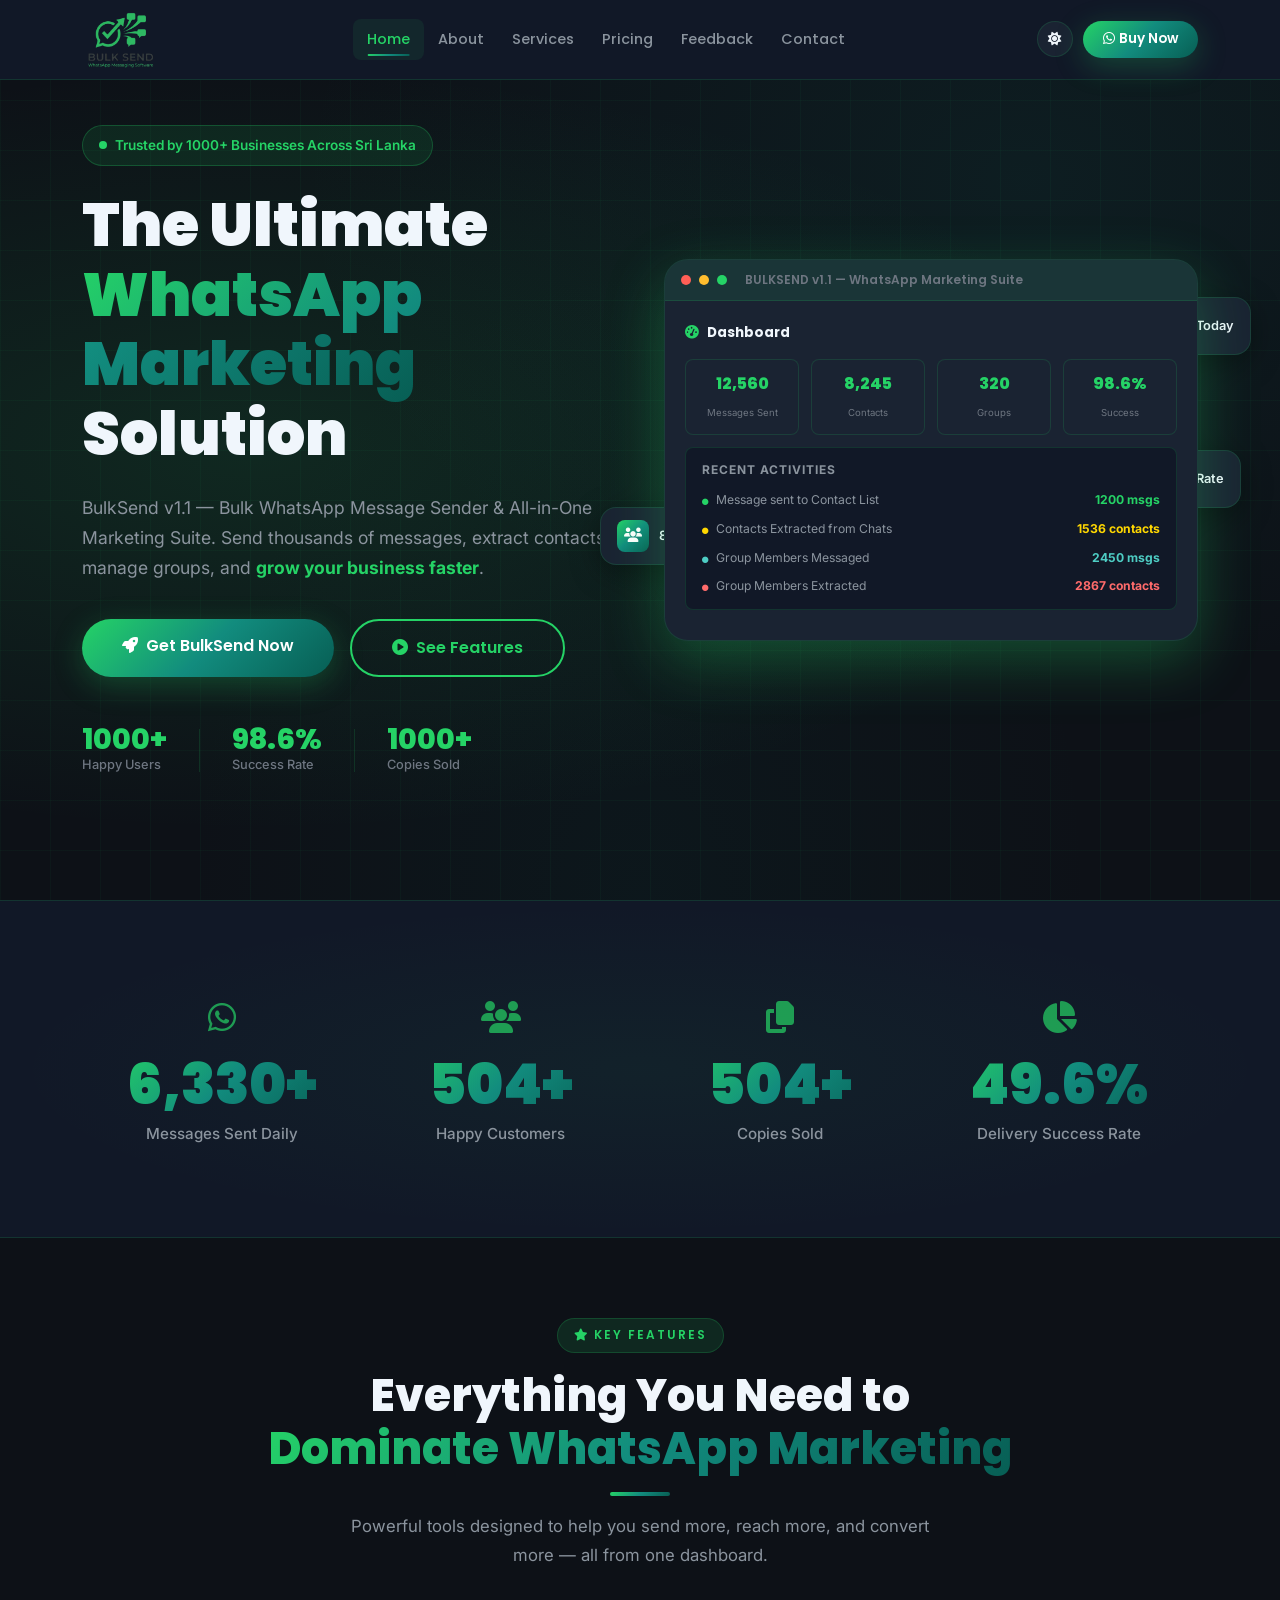
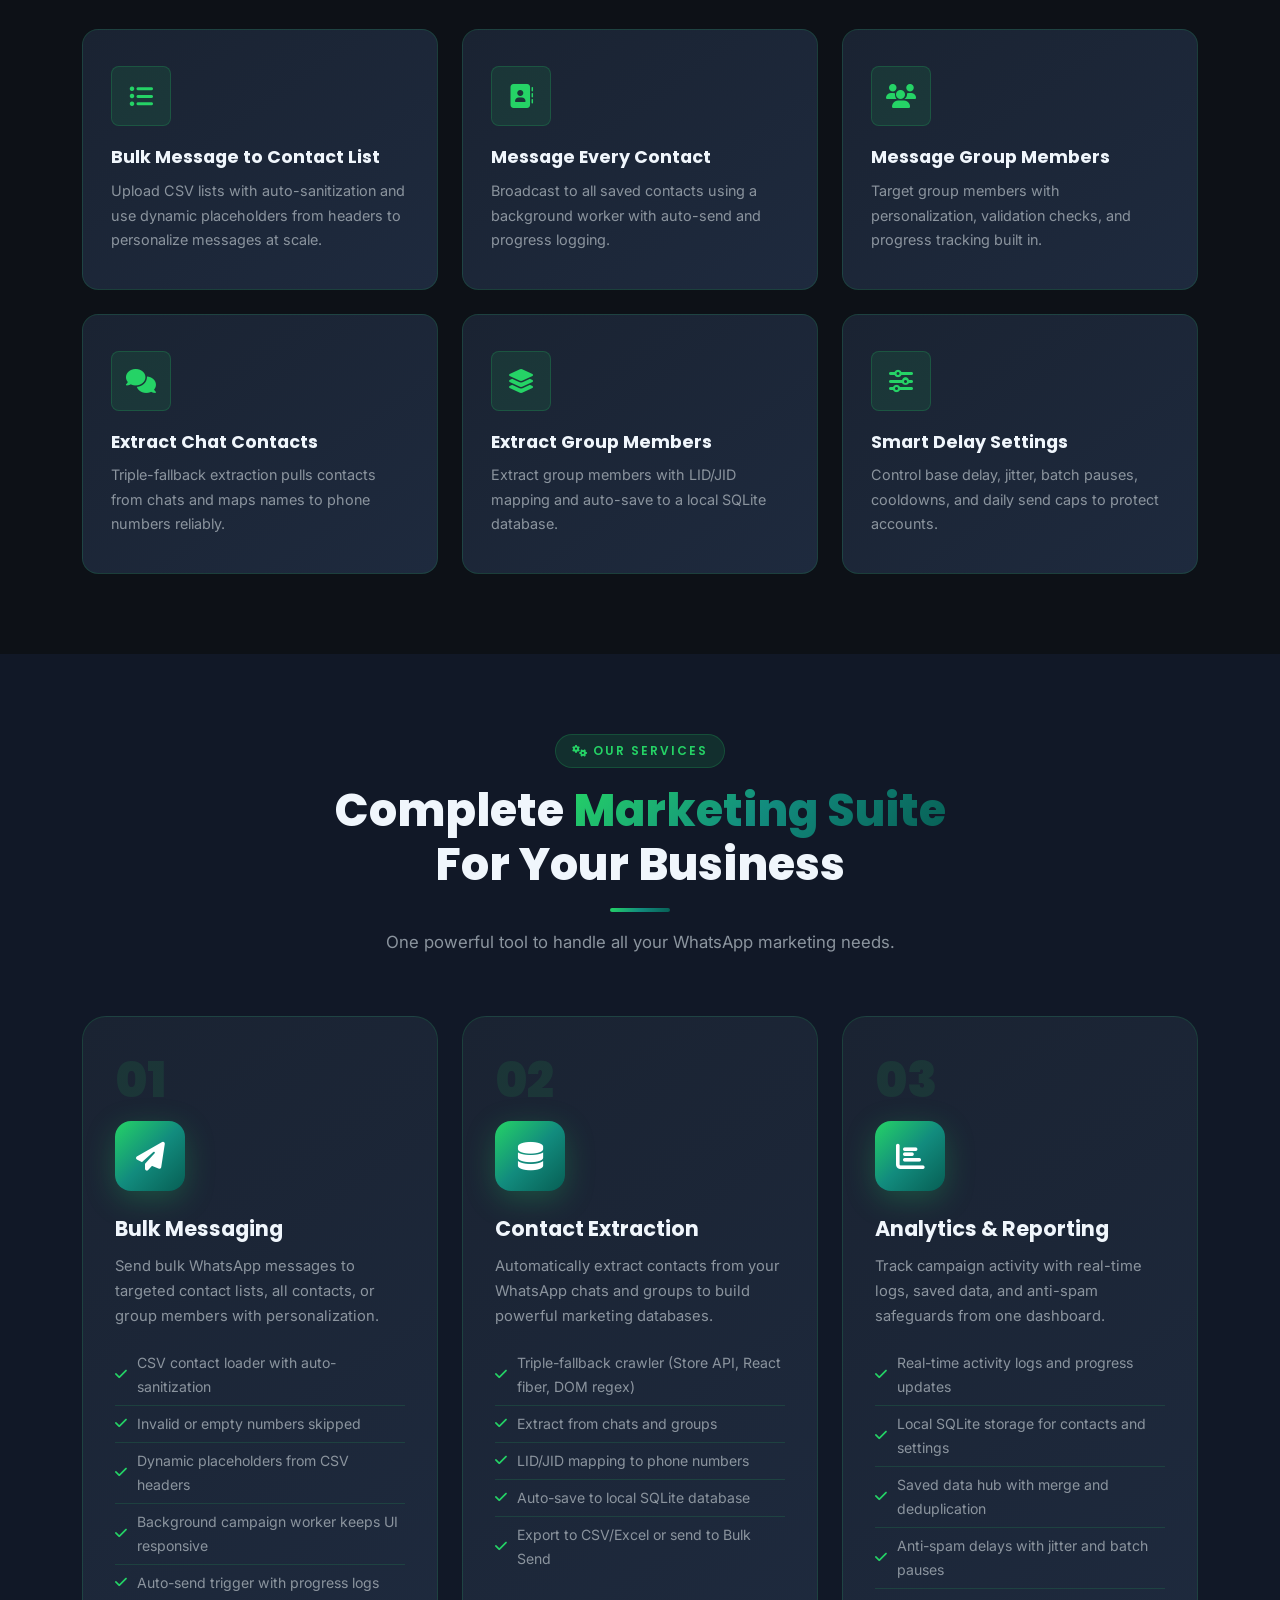
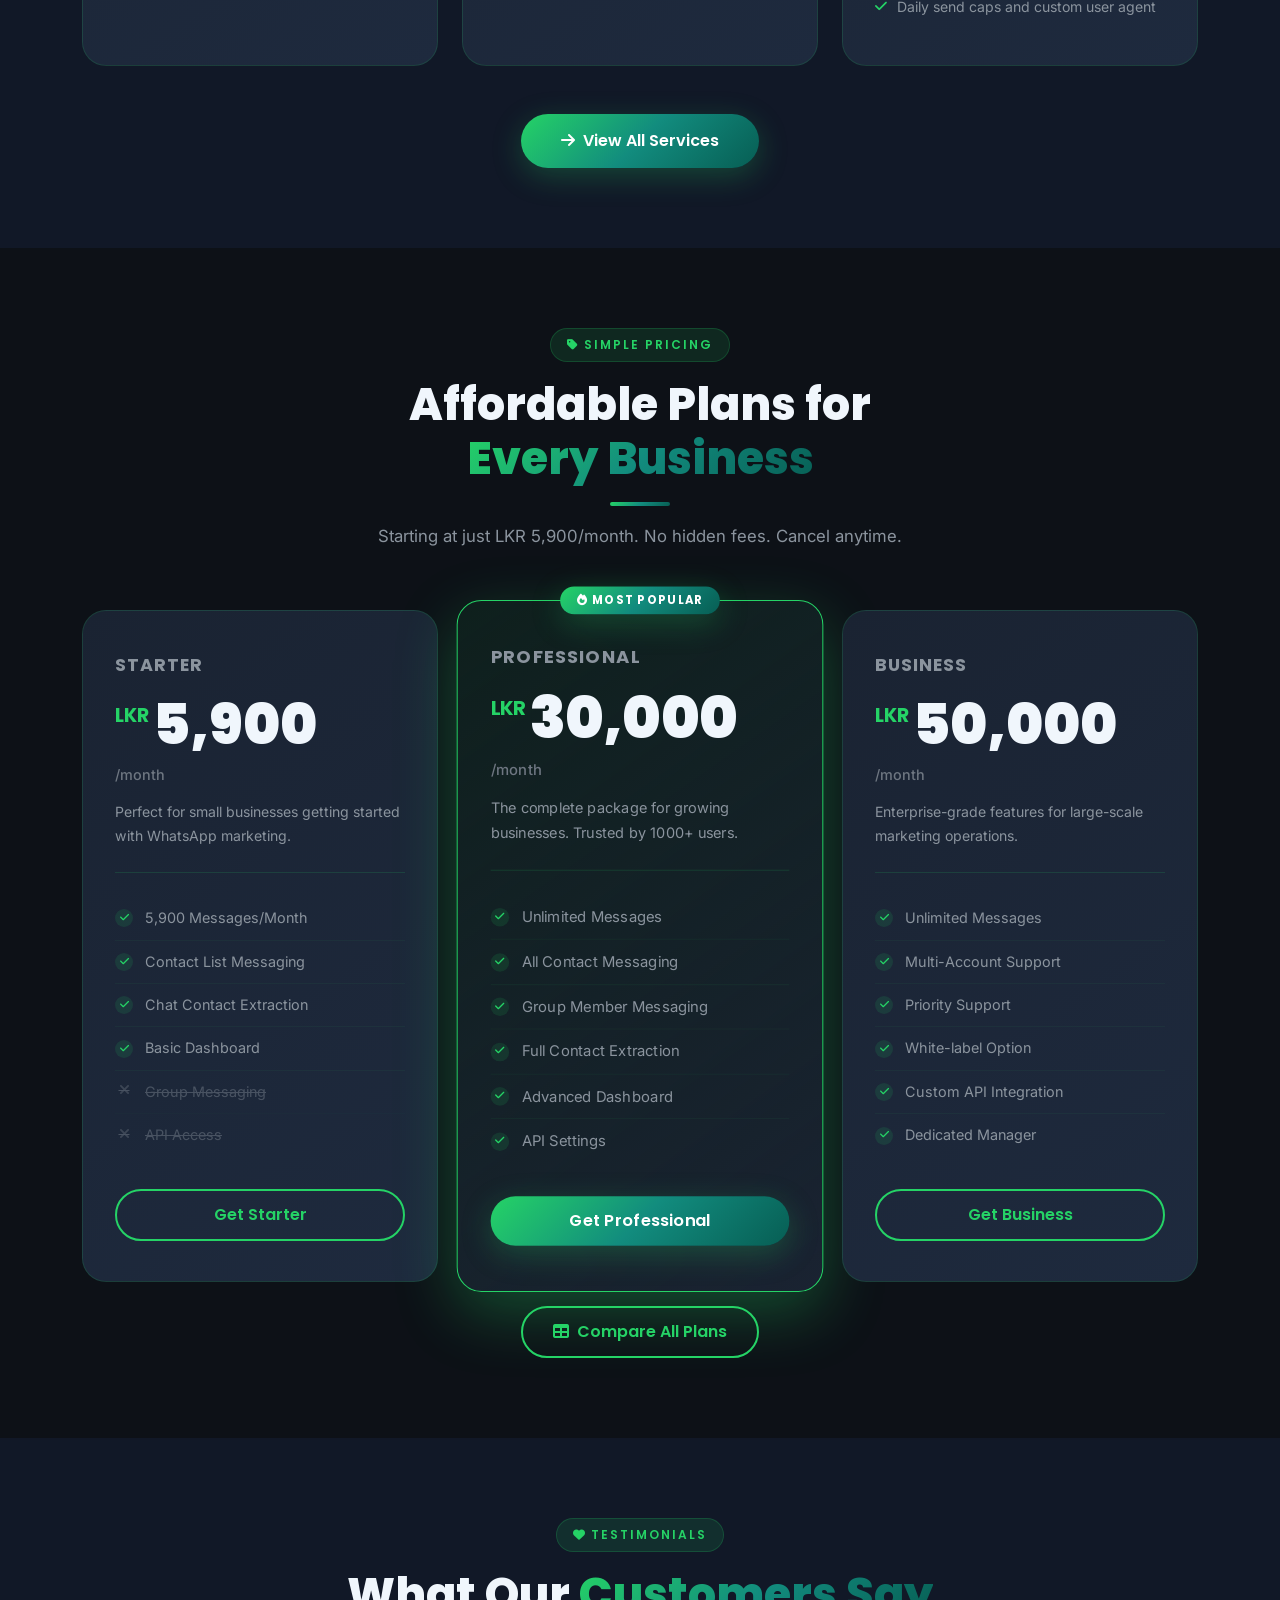
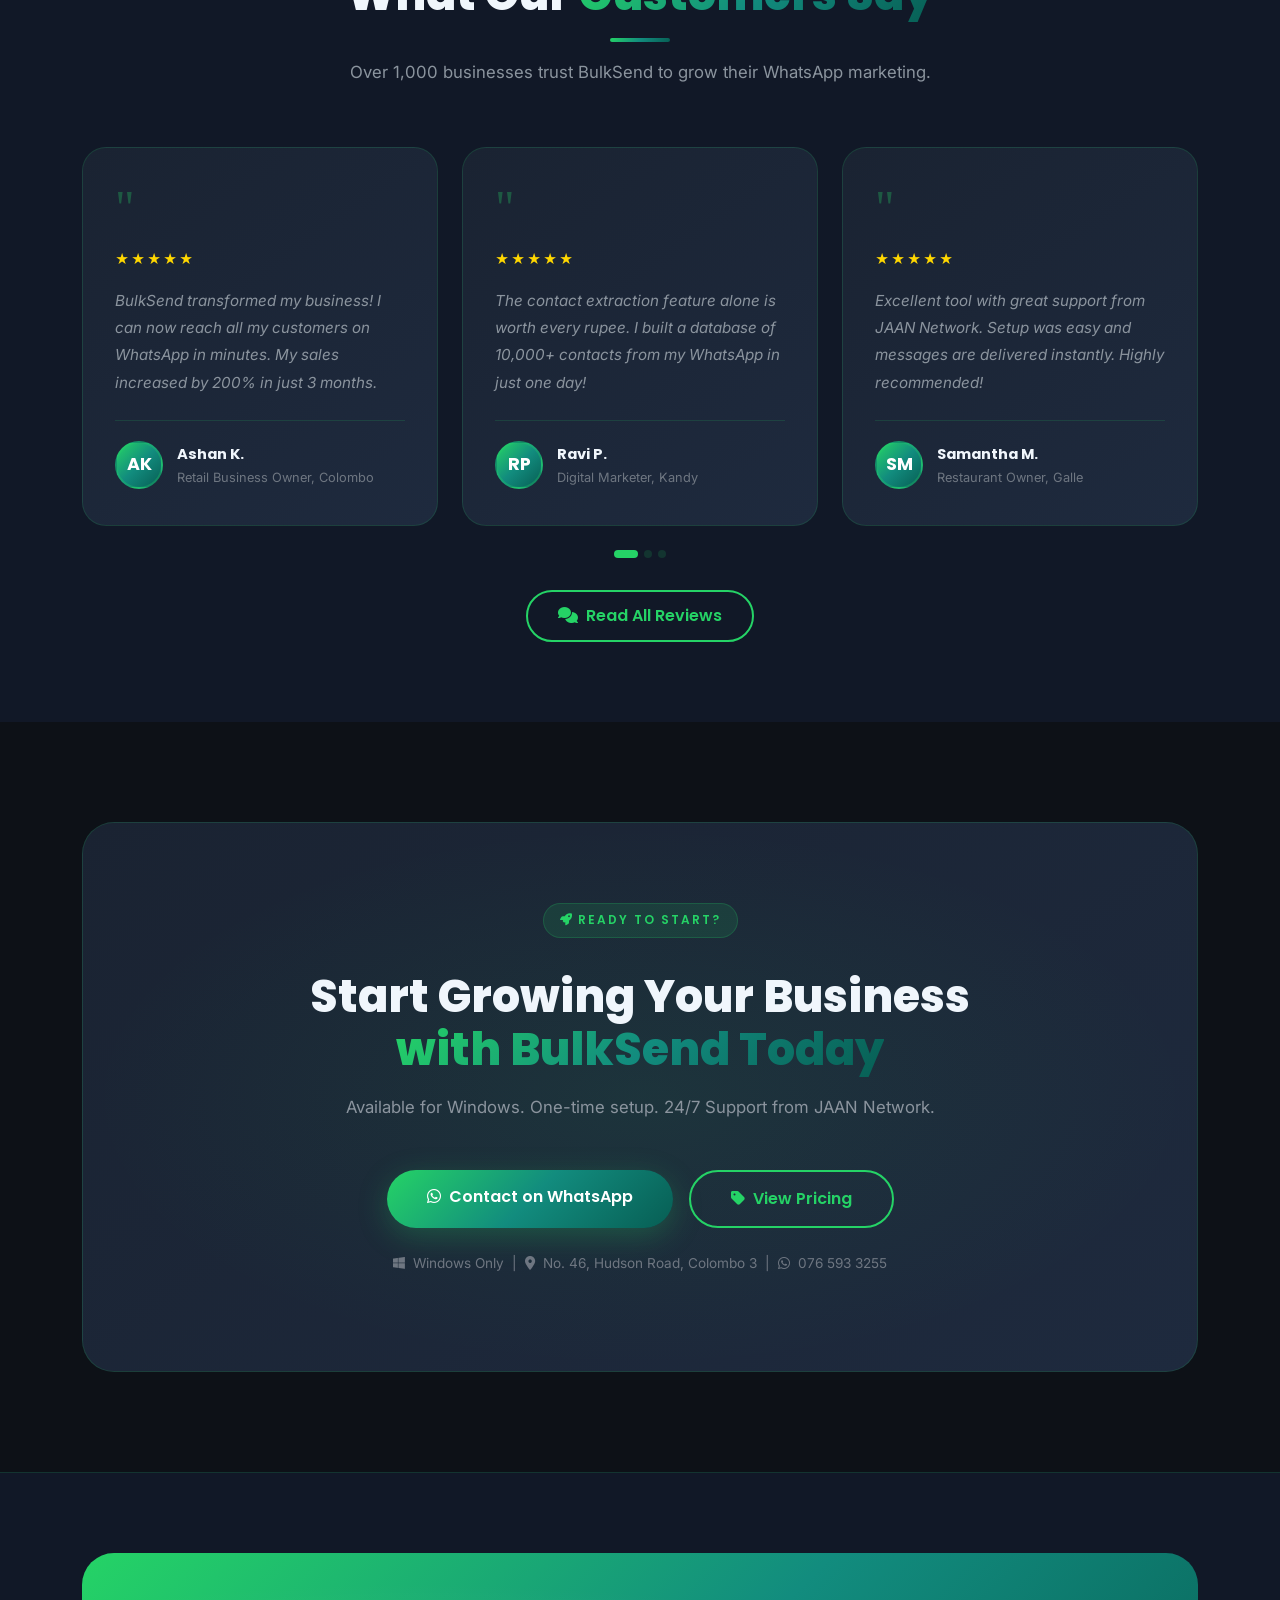
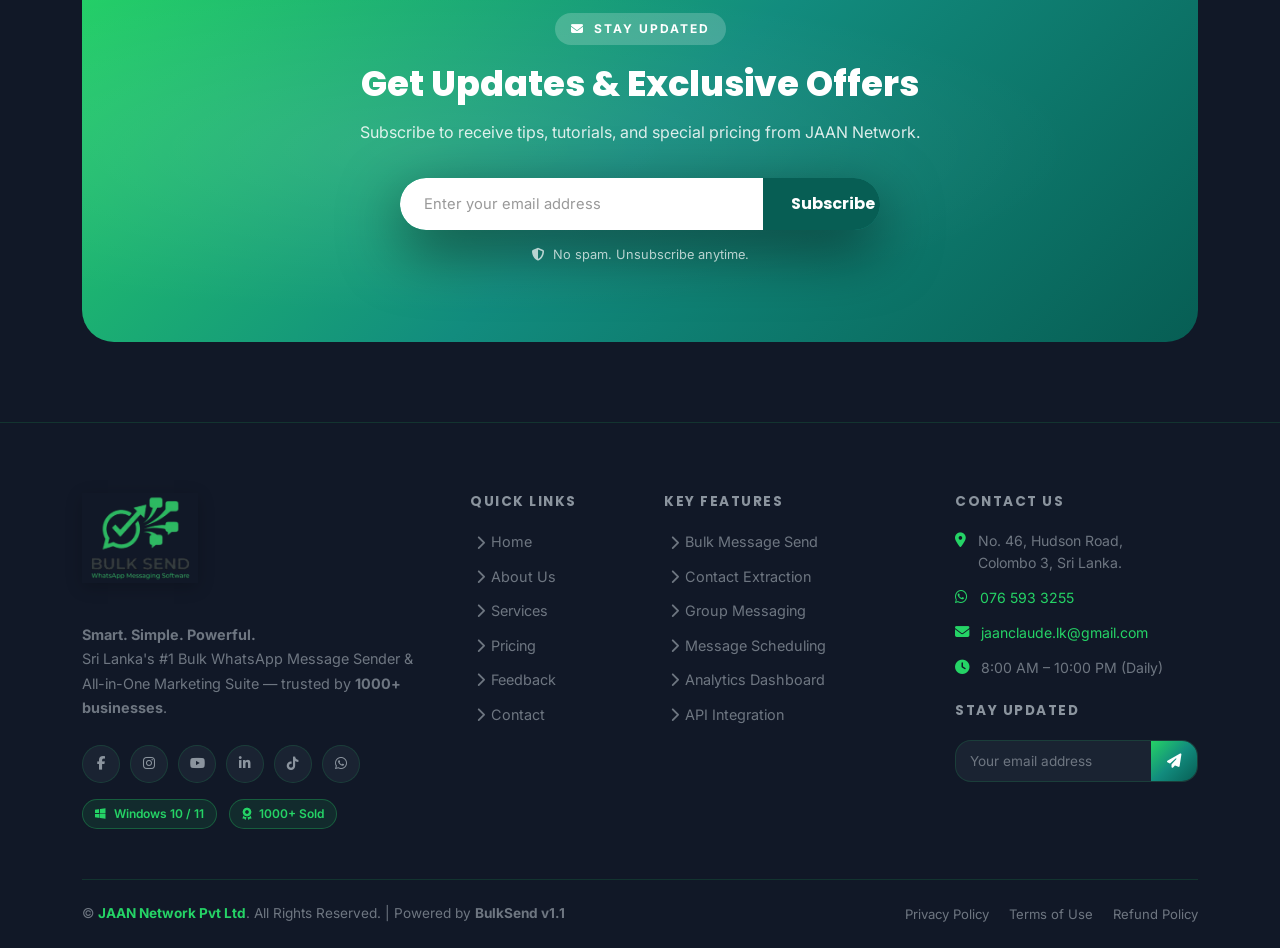
<file: index.html>
<!doctype html>
<html lang="en" data-theme="dark">
  <head>
    <meta charset="UTF-8" />
    <meta name="viewport" content="width=device-width, initial-scale=1.0" />

    <!-- SEO Meta Tags -->
    <title>
      BulkSend v1.1 – Bulk WhatsApp Message Sender &amp; Marketing Suite | JAAN
      Network
    </title>
    <meta
      name="description"
      content="BulkSend v1.1 is the #1 Bulk WhatsApp Message Sender &amp; All-in-One Marketing Suite. Send bulk messages, extract contacts, and grow your business. Trusted by 1000+ users. LKR 5,900/month." />
    <meta
      name="keywords"
      content="bulk whatsapp sender, whatsapp marketing, bulk message sender, whatsapp automation, contact extractor, whatsapp business tool, JAAN Network, Sri Lanka" />
    <meta name="author" content="JAAN Network Pvt Ltd" />
    <meta name="robots" content="index, follow" />
    <link rel="canonical" href="https://bulksend.jaan.lk/index.html" />

    <!-- Open Graph -->
    <meta property="og:type" content="website" />
    <meta property="og:url" content="https://bulksend.jaan.lk/" />
    <meta
      property="og:title"
      content="BulkSend v1.1 – Bulk WhatsApp Message Sender" />
    <meta
      property="og:description"
      content="The Ultimate WhatsApp Marketing Solution. Trusted by 1000+ users. Send bulk messages, extract contacts, and grow your business faster." />
    <meta property="og:image" content="assets/images/og-image.jpg" />
    <meta property="og:site_name" content="BulkSend by JAAN Network" />

    <!-- Twitter Card -->
    <meta name="twitter:card" content="summary_large_image" />
    <meta
      name="twitter:title"
      content="BulkSend v1.1 – Bulk WhatsApp Message Sender" />
    <meta
      name="twitter:description"
      content="Trusted by 1000+ users. The Ultimate WhatsApp Marketing Solution." />
    <meta name="twitter:image" content="assets/images/og-image.jpg" />

    <!-- Schema Markup -->
    <script type="application/ld+json">
      {
        "@context": "https://schema.org",
        "@type": "SoftwareApplication",
        "name": "BulkSend v1.1",
        "operatingSystem": "Windows",
        "applicationCategory": "BusinessApplication",
        "offers": {
          "@type": "Offer",
          "price": "5900",
          "priceCurrency": "LKR",
          "priceValidUntil": "2026-12-31"
        },
        "description": "Bulk WhatsApp Message Sender & All-in-One Marketing Suite",
        "publisher": {
          "@type": "Organization",
          "name": "JAAN Network Pvt Ltd",
          "address": {
            "@type": "PostalAddress",
            "streetAddress": "No. 46, Hudson Road",
            "addressLocality": "Colombo 3",
            "addressCountry": "LK"
          }
        },
        "aggregateRating": {
          "@type": "AggregateRating",
          "ratingValue": "4.8",
          "reviewCount": "1000"
        }
      }
    </script>

    <!-- Favicon -->
    <link rel="icon" type="image/x-icon" href="assets/images/favicon.ico" />
    <link rel="apple-touch-icon" href="assets/images/apple-touch-icon.png" />

    <!-- Bootstrap 5 -->
    <link
      rel="stylesheet"
      href="https://cdn.jsdelivr.net/npm/bootstrap@5.3.3/dist/css/bootstrap.min.css" />
    <!-- Font Awesome -->
    <link
      rel="stylesheet"
      href="https://cdnjs.cloudflare.com/ajax/libs/font-awesome/6.5.1/css/all.min.css" />
    <!-- AOS -->
    <link
      rel="stylesheet"
      href="https://cdn.jsdelivr.net/npm/aos@2.3.4/dist/aos.css" />
    <!-- Custom CSS -->
    <link rel="stylesheet" href="assets/css/style.css" />
  </head>
  <body>
    <!-- Page Loader -->
    <div id="page-loader">
      <div class="loader-inner">
        <img
          src="assets/images/logo.png"
          class="loader-logo-img"
          alt="BulkSend logo"
          loading="eager" />
        <div class="loader-spinner"></div>
      </div>
    </div>

    <!-- Navbar placeholder (injected from header.html / assets/js/main.js) -->
    <div id="navbar-placeholder"></div>

    <!-- ============================================================
       HERO SECTION
       ============================================================ -->
    <section class="hero-section" id="home">
      <div class="hero-bg"></div>
      <div class="hero-grid-bg"></div>
      <div class="container hero-content">
        <div class="row align-items-center g-5">
          <!-- Left Content -->
          <div class="col-lg-6">
            <div class="hero-badge">
              <span class="badge-dot"></span>
              Trusted by 1000+ Businesses Across Sri Lanka
            </div>
            <h1 class="hero-title">
              The Ultimate<br />
              <span class="highlight">WhatsApp Marketing</span><br />
              Solution
            </h1>
            <p class="hero-description">
              BulkSend v1.1 — Bulk WhatsApp Message Sender &amp; All-in-One
              Marketing Suite. Send thousands of messages, extract contacts,
              manage groups, and
              <strong style="color: var(--primary)"
                >grow your business faster</strong
              >.
            </p>
            <div class="hero-cta">
              <a href="pricing.html" class="btn btn-primary-custom btn-lg">
                <i class="fas fa-rocket me-2"></i>Get BulkSend Now
              </a>
              <a href="services.html" class="btn btn-outline-custom btn-lg">
                <i class="fas fa-play-circle me-2"></i>See Features
              </a>
            </div>
            <div class="hero-stats">
              <div class="hero-stat">
                <span class="hero-stat-number">1000+</span>
                <span class="hero-stat-label">Happy Users</span>
              </div>
              <div class="hero-stat-divider"></div>
              <div class="hero-stat">
                <span class="hero-stat-number">98.6%</span>
                <span class="hero-stat-label">Success Rate</span>
              </div>
              <div class="hero-stat-divider"></div>
              <div class="hero-stat">
                <span class="hero-stat-number">1000+</span>
                <span class="hero-stat-label">Copies Sold</span>
              </div>
            </div>
          </div>

          <!-- Right Visual - Dashboard Mockup -->
          <div class="col-lg-6">
            <div class="hero-visual">
              <!-- Floating badges -->
              <div class="floating-badge floating-badge-1">
                <div class="badge-icon"><i class="fas fa-paper-plane"></i></div>
                <div>12,560 Messages Sent Today</div>
              </div>
              <div class="floating-badge floating-badge-2">
                <div class="badge-icon"><i class="fas fa-users"></i></div>
                <div>8,245 Contacts Extracted</div>
              </div>
              <div class="floating-badge floating-badge-3">
                <div class="badge-icon"><i class="fas fa-chart-line"></i></div>
                <div>98.6% Delivery Rate</div>
              </div>

              <!-- Dashboard Mockup -->
              <div class="hero-mockup-wrapper">
                <div class="hero-mockup-bar">
                  <span class="mockup-dot red"></span>
                  <span class="mockup-dot yellow"></span>
                  <span class="mockup-dot green"></span>
                  <span
                    style="
                      margin-left: 10px;
                      font-size: 0.75rem;
                      color: var(--text-muted);
                      font-family: var(--font-main);
                      font-weight: 600;
                    "
                    >BULKSEND v1.1 — WhatsApp Marketing Suite</span
                  >
                </div>
                <div class="hero-mockup-content">
                  <div
                    style="
                      font-family: var(--font-main);
                      font-size: 0.85rem;
                      font-weight: 700;
                      color: var(--text-primary);
                      margin-bottom: 14px;
                    ">
                    <i
                      class="fas fa-tachometer-alt me-2"
                      style="color: var(--primary)"></i
                    >Dashboard
                  </div>
                  <div class="dashboard-stat">
                    <div class="stat-item">
                      <span class="stat-num">12,560</span>
                      <span class="stat-lbl">Messages Sent</span>
                    </div>
                    <div class="stat-item">
                      <span class="stat-num">8,245</span>
                      <span class="stat-lbl">Contacts</span>
                    </div>
                    <div class="stat-item">
                      <span class="stat-num">320</span>
                      <span class="stat-lbl">Groups</span>
                    </div>
                    <div class="stat-item">
                      <span class="stat-num">98.6%</span>
                      <span class="stat-lbl">Success</span>
                    </div>
                  </div>
                  <div class="dashboard-card">
                    <div
                      style="
                        font-size: 0.75rem;
                        font-weight: 700;
                        color: var(--text-secondary);
                        margin-bottom: 10px;
                        text-transform: uppercase;
                        letter-spacing: 1px;
                      ">
                      Recent Activities
                    </div>
                    <div
                      style="display: flex; flex-direction: column; gap: 8px">
                      <div
                        style="
                          display: flex;
                          justify-content: space-between;
                          align-items: center;
                          font-size: 0.76rem;
                        ">
                        <span style="color: var(--text-secondary)"
                          ><i
                            class="fas fa-circle me-2"
                            style="color: var(--primary); font-size: 0.4rem"></i
                          >Message sent to Contact List</span
                        >
                        <span style="color: var(--primary); font-weight: 700"
                          >1200 msgs</span
                        >
                      </div>
                      <div
                        style="
                          display: flex;
                          justify-content: space-between;
                          align-items: center;
                          font-size: 0.76rem;
                        ">
                        <span style="color: var(--text-secondary)"
                          ><i
                            class="fas fa-circle me-2"
                            style="color: var(--accent); font-size: 0.4rem"></i
                          >Contacts Extracted from Chats</span
                        >
                        <span style="color: var(--accent); font-weight: 700"
                          >1536 contacts</span
                        >
                      </div>
                      <div
                        style="
                          display: flex;
                          justify-content: space-between;
                          align-items: center;
                          font-size: 0.76rem;
                        ">
                        <span style="color: var(--text-secondary)"
                          ><i
                            class="fas fa-circle me-2"
                            style="color: #4ecdc4; font-size: 0.4rem"></i
                          >Group Members Messaged</span
                        >
                        <span style="color: #4ecdc4; font-weight: 700"
                          >2450 msgs</span
                        >
                      </div>
                      <div
                        style="
                          display: flex;
                          justify-content: space-between;
                          align-items: center;
                          font-size: 0.76rem;
                        ">
                        <span style="color: var(--text-secondary)"
                          ><i
                            class="fas fa-circle me-2"
                            style="color: #ff6b6b; font-size: 0.4rem"></i
                          >Group Members Extracted</span
                        >
                        <span style="color: #ff6b6b; font-weight: 700"
                          >2867 contacts</span
                        >
                      </div>
                    </div>
                  </div>
                </div>
              </div>
            </div>
          </div>
        </div>
      </div>
    </section>

    <!-- ============================================================
       STATS / COUNTER SECTION
       ============================================================ -->
    <section class="stats-section">
      <div class="container" style="position: relative; z-index: 1">
        <div class="row g-0 text-center">
          <div class="col-6 col-md-3">
            <div class="stat-card" data-aos="fade-up" data-aos-delay="0">
              <div class="counter-icon"><i class="fab fa-whatsapp"></i></div>
              <div class="counter-number" data-counter="12560" data-suffix="+">
                0
              </div>
              <div class="counter-label">Messages Sent Daily</div>
            </div>
          </div>
          <div class="col-6 col-md-3">
            <div class="stat-card" data-aos="fade-up" data-aos-delay="100">
              <div class="counter-icon"><i class="fas fa-users"></i></div>
              <div class="counter-number" data-counter="1000" data-suffix="+">
                0
              </div>
              <div class="counter-label">Happy Customers</div>
            </div>
          </div>
          <div class="col-6 col-md-3">
            <div class="stat-card" data-aos="fade-up" data-aos-delay="200">
              <div class="counter-icon"><i class="fas fa-copy"></i></div>
              <div class="counter-number" data-counter="1000" data-suffix="+">
                0
              </div>
              <div class="counter-label">Copies Sold</div>
            </div>
          </div>
          <div class="col-6 col-md-3">
            <div class="stat-card" data-aos="fade-up" data-aos-delay="300">
              <div class="counter-icon"><i class="fas fa-chart-pie"></i></div>
              <div class="counter-number" data-counter="98" data-suffix=".6%">
                0
              </div>
              <div class="counter-label">Delivery Success Rate</div>
            </div>
          </div>
        </div>
      </div>
    </section>

    <!-- ============================================================
       FEATURES SECTION
       ============================================================ -->
    <section class="features-section" id="features">
      <div class="container">
        <div class="section-header" data-aos="fade-up">
          <span class="section-badge"
            ><i class="fas fa-star me-1"></i>Key Features</span
          >
          <h2 class="section-title">
            Everything You Need to<br /><span>Dominate WhatsApp Marketing</span>
          </h2>
          <div class="divider"></div>
          <p class="section-subtitle">
            Powerful tools designed to help you send more, reach more, and
            convert more — all from one dashboard.
          </p>
        </div>

        <div class="row g-4">
          <div class="col-md-6 col-lg-4" data-aos="fade-up" data-aos-delay="0">
            <div class="feature-card">
              <div class="feature-icon"><i class="fas fa-list-ul"></i></div>
              <h4>Bulk Message to Contact List</h4>
              <p>
                Upload CSV lists with auto-sanitization and use dynamic
                placeholders from headers to personalize messages at scale.
              </p>
            </div>
          </div>
          <div
            class="col-md-6 col-lg-4"
            data-aos="fade-up"
            data-aos-delay="100">
            <div class="feature-card">
              <div class="feature-icon">
                <i class="fas fa-address-book"></i>
              </div>
              <h4>Message Every Contact</h4>
              <p>
                Broadcast to all saved contacts using a background worker with
                auto-send and progress logging.
              </p>
            </div>
          </div>
          <div
            class="col-md-6 col-lg-4"
            data-aos="fade-up"
            data-aos-delay="200">
            <div class="feature-card">
              <div class="feature-icon"><i class="fas fa-users"></i></div>
              <h4>Message Group Members</h4>
              <p>
                Target group members with personalization, validation checks,
                and progress tracking built in.
              </p>
            </div>
          </div>
          <div
            class="col-md-6 col-lg-4"
            data-aos="fade-up"
            data-aos-delay="300">
            <div class="feature-card">
              <div class="feature-icon"><i class="fas fa-comments"></i></div>
              <h4>Extract Chat Contacts</h4>
              <p>
                Triple-fallback extraction pulls contacts from chats and maps
                names to phone numbers reliably.
              </p>
            </div>
          </div>
          <div
            class="col-md-6 col-lg-4"
            data-aos="fade-up"
            data-aos-delay="400">
            <div class="feature-card">
              <div class="feature-icon"><i class="fas fa-layer-group"></i></div>
              <h4>Extract Group Members</h4>
              <p>
                Extract group members with LID/JID mapping and auto-save to a
                local SQLite database.
              </p>
            </div>
          </div>
          <div
            class="col-md-6 col-lg-4"
            data-aos="fade-up"
            data-aos-delay="500">
            <div class="feature-card">
              <div class="feature-icon"><i class="fas fa-sliders-h"></i></div>
              <h4>Smart Delay Settings</h4>
              <p>
                Control base delay, jitter, batch pauses, cooldowns, and daily
                send caps to protect accounts.
              </p>
            </div>
          </div>
        </div>
      </div>
    </section>

    <!-- ============================================================
       SERVICES PREVIEW
       ============================================================ -->
    <section class="services-section" id="services">
      <div class="container">
        <div class="section-header" data-aos="fade-up">
          <span class="section-badge"
            ><i class="fas fa-cogs me-1"></i>Our Services</span
          >
          <h2 class="section-title">
            Complete <span>Marketing Suite</span><br />For Your Business
          </h2>
          <div class="divider"></div>
          <p class="section-subtitle">
            One powerful tool to handle all your WhatsApp marketing needs.
          </p>
        </div>

        <div class="row g-4">
          <div class="col-lg-4 col-md-6" data-aos="fade-up" data-aos-delay="0">
            <div class="service-card">
              <div class="service-number">01</div>
              <div class="service-icon"><i class="fas fa-paper-plane"></i></div>
              <h3>Bulk Messaging</h3>
              <p>
                Send bulk WhatsApp messages to targeted contact lists, all
                contacts, or group members with personalization.
              </p>
              <ul class="service-list">
                <li>
                  <i class="fas fa-check"></i> CSV contact loader with
                  auto-sanitization
                </li>
                <li>
                  <i class="fas fa-check"></i> Invalid or empty numbers skipped
                </li>
                <li>
                  <i class="fas fa-check"></i> Dynamic placeholders from CSV
                  headers
                </li>
                <li>
                  <i class="fas fa-check"></i> Background campaign worker keeps
                  UI responsive
                </li>
                <li>
                  <i class="fas fa-check"></i> Auto-send trigger with progress
                  logs
                </li>
              </ul>
            </div>
          </div>
          <div
            class="col-lg-4 col-md-6"
            data-aos="fade-up"
            data-aos-delay="150">
            <div class="service-card">
              <div class="service-number">02</div>
              <div class="service-icon"><i class="fas fa-database"></i></div>
              <h3>Contact Extraction</h3>
              <p>
                Automatically extract contacts from your WhatsApp chats and
                groups to build powerful marketing databases.
              </p>
              <ul class="service-list">
                <li>
                  <i class="fas fa-check"></i> Triple-fallback crawler (Store
                  API, React fiber, DOM regex)
                </li>
                <li>
                  <i class="fas fa-check"></i> Extract from chats and groups
                </li>
                <li>
                  <i class="fas fa-check"></i> LID/JID mapping to phone numbers
                </li>
                <li>
                  <i class="fas fa-check"></i> Auto-save to local SQLite
                  database
                </li>
                <li>
                  <i class="fas fa-check"></i> Export to CSV/Excel or send to
                  Bulk Send
                </li>
              </ul>
            </div>
          </div>
          <div
            class="col-lg-4 col-md-6"
            data-aos="fade-up"
            data-aos-delay="300">
            <div class="service-card">
              <div class="service-number">03</div>
              <div class="service-icon"><i class="fas fa-chart-bar"></i></div>
              <h3>Analytics &amp; Reporting</h3>
              <p>
                Track campaign activity with real-time logs, saved data, and
                anti-spam safeguards from one dashboard.
              </p>
              <ul class="service-list">
                <li>
                  <i class="fas fa-check"></i> Real-time activity logs and
                  progress updates
                </li>
                <li>
                  <i class="fas fa-check"></i> Local SQLite storage for contacts
                  and settings
                </li>
                <li>
                  <i class="fas fa-check"></i> Saved data hub with merge and
                  deduplication
                </li>
                <li>
                  <i class="fas fa-check"></i> Anti-spam delays with jitter and
                  batch pauses
                </li>
                <li>
                  <i class="fas fa-check"></i> Daily send caps and custom user
                  agent
                </li>
              </ul>
            </div>
          </div>
        </div>

        <div class="text-center mt-5" data-aos="fade-up">
          <a href="services.html" class="btn btn-primary-custom btn-lg">
            <i class="fas fa-arrow-right me-2"></i>View All Services
          </a>
        </div>
      </div>
    </section>

    <!-- ============================================================
       PRICING PREVIEW
       ============================================================ -->
    <section class="pricing-section" id="pricing">
      <div class="container">
        <div class="section-header" data-aos="fade-up">
          <span class="section-badge"
            ><i class="fas fa-tag me-1"></i>Simple Pricing</span
          >
          <h2 class="section-title">
            Affordable Plans for<br /><span>Every Business</span>
          </h2>
          <div class="divider"></div>
          <p class="section-subtitle">
            Starting at just LKR 5,900/month. No hidden fees. Cancel anytime.
          </p>
        </div>

        <div class="row g-4 justify-content-center">
          <div class="col-lg-4 col-md-6" data-aos="fade-up" data-aos-delay="0">
            <div class="pricing-card">
              <div class="pricing-plan-name">Starter</div>
              <div class="pricing-price">
                <span class="pricing-currency">LKR</span>
                <span class="pricing-amount" id="price-basic">5,900</span>
              </div>
              <span class="pricing-period" id="period-basic">/month</span>
              <p class="pricing-desc">
                Perfect for small businesses getting started with WhatsApp
                marketing.
              </p>
              <ul class="pricing-features">
                <li><i class="fas fa-check"></i> 5,900 Messages/Month</li>
                <li><i class="fas fa-check"></i> Contact List Messaging</li>
                <li><i class="fas fa-check"></i> Chat Contact Extraction</li>
                <li><i class="fas fa-check"></i> Basic Dashboard</li>
                <li class="disabled">
                  <i class="fas fa-times"></i> Group Messaging
                </li>
                <li class="disabled">
                  <i class="fas fa-times"></i> API Access
                </li>
              </ul>
              <a href="contact.html" class="btn btn-outline-custom w-100"
                >Get Starter</a
              >
            </div>
          </div>

          <div
            class="col-lg-4 col-md-6"
            data-aos="fade-up"
            data-aos-delay="150">
            <div class="pricing-card featured">
              <div class="popular-badge">
                <i class="fas fa-fire me-1"></i>Most Popular
              </div>
              <div class="pricing-plan-name">Professional</div>
              <div class="pricing-price">
                <span class="pricing-currency">LKR</span>
                <span class="pricing-amount" id="price-pro">30,000</span>
              </div>
              <span class="pricing-period" id="period-pro">/month</span>
              <p class="pricing-desc">
                The complete package for growing businesses. Trusted by 1000+
                users.
              </p>
              <ul class="pricing-features">
                <li><i class="fas fa-check"></i> Unlimited Messages</li>
                <li><i class="fas fa-check"></i> All Contact Messaging</li>
                <li><i class="fas fa-check"></i> Group Member Messaging</li>
                <li><i class="fas fa-check"></i> Full Contact Extraction</li>
                <li><i class="fas fa-check"></i> Advanced Dashboard</li>
                <li><i class="fas fa-check"></i> API Settings</li>
              </ul>
              <a href="contact.html" class="btn btn-primary-custom w-100"
                >Get Professional</a
              >
            </div>
          </div>

          <div
            class="col-lg-4 col-md-6"
            data-aos="fade-up"
            data-aos-delay="300">
            <div class="pricing-card">
              <div class="pricing-plan-name">Business</div>
              <div class="pricing-price">
                <span class="pricing-currency">LKR</span>
                <span class="pricing-amount" id="price-business">50,000</span>
              </div>
              <span class="pricing-period" id="period-business">/month</span>
              <p class="pricing-desc">
                Enterprise-grade features for large-scale marketing operations.
              </p>
              <ul class="pricing-features">
                <li><i class="fas fa-check"></i> Unlimited Messages</li>
                <li><i class="fas fa-check"></i> Multi-Account Support</li>
                <li><i class="fas fa-check"></i> Priority Support</li>
                <li><i class="fas fa-check"></i> White-label Option</li>
                <li><i class="fas fa-check"></i> Custom API Integration</li>
                <li><i class="fas fa-check"></i> Dedicated Manager</li>
              </ul>
              <a href="contact.html" class="btn btn-outline-custom w-100"
                >Get Business</a
              >
            </div>
          </div>
        </div>

        <div class="text-center mt-4" data-aos="fade-up">
          <a href="pricing.html" class="btn btn-outline-custom">
            <i class="fas fa-table me-2"></i>Compare All Plans
          </a>
        </div>
      </div>
    </section>

    <!-- ============================================================
       TESTIMONIALS PREVIEW
       ============================================================ -->
    <section class="testimonials-section" id="testimonials">
      <div class="container">
        <div class="section-header" data-aos="fade-up">
          <span class="section-badge"
            ><i class="fas fa-heart me-1"></i>Testimonials</span
          >
          <h2 class="section-title">What Our <span>Customers Say</span></h2>
          <div class="divider"></div>
          <p class="section-subtitle">
            Over 1,000 businesses trust BulkSend to grow their WhatsApp
            marketing.
          </p>
        </div>

        <!-- Carousel -->
        <div
          id="testimonialCarousel"
          class="carousel slide"
          data-bs-ride="carousel"
          data-aos="fade-up">
          <div class="carousel-indicators">
            <button
              type="button"
              data-bs-target="#testimonialCarousel"
              data-bs-slide-to="0"
              class="active"></button>
            <button
              type="button"
              data-bs-target="#testimonialCarousel"
              data-bs-slide-to="1"></button>
            <button
              type="button"
              data-bs-target="#testimonialCarousel"
              data-bs-slide-to="2"></button>
          </div>
          <div class="carousel-inner pb-5">
            <div class="carousel-item active">
              <div class="row g-4">
                <div class="col-md-4">
                  <div class="testimonial-card">
                    <div class="testimonial-quote">"</div>
                    <div class="testimonial-stars">★★★★★</div>
                    <p class="testimonial-text">
                      BulkSend transformed my business! I can now reach all my
                      customers on WhatsApp in minutes. My sales increased by
                      200% in just 3 months.
                    </p>
                    <div class="testimonial-author">
                      <div class="testimonial-avatar">AK</div>
                      <div class="testimonial-author-info">
                        <p class="name">Ashan K.</p>
                        <p class="role">Retail Business Owner, Colombo</p>
                      </div>
                    </div>
                  </div>
                </div>
                <div class="col-md-4">
                  <div class="testimonial-card">
                    <div class="testimonial-quote">"</div>
                    <div class="testimonial-stars">★★★★★</div>
                    <p class="testimonial-text">
                      The contact extraction feature alone is worth every rupee.
                      I built a database of 10,000+ contacts from my WhatsApp in
                      just one day!
                    </p>
                    <div class="testimonial-author">
                      <div class="testimonial-avatar">RP</div>
                      <div class="testimonial-author-info">
                        <p class="name">Ravi P.</p>
                        <p class="role">Digital Marketer, Kandy</p>
                      </div>
                    </div>
                  </div>
                </div>
                <div class="col-md-4">
                  <div class="testimonial-card">
                    <div class="testimonial-quote">"</div>
                    <div class="testimonial-stars">★★★★★</div>
                    <p class="testimonial-text">
                      Excellent tool with great support from JAAN Network. Setup
                      was easy and messages are delivered instantly. Highly
                      recommended!
                    </p>
                    <div class="testimonial-author">
                      <div class="testimonial-avatar">SM</div>
                      <div class="testimonial-author-info">
                        <p class="name">Samantha M.</p>
                        <p class="role">Restaurant Owner, Galle</p>
                      </div>
                    </div>
                  </div>
                </div>
              </div>
            </div>
            <div class="carousel-item">
              <div class="row g-4">
                <div class="col-md-4">
                  <div class="testimonial-card">
                    <div class="testimonial-quote">"</div>
                    <div class="testimonial-stars">★★★★★</div>
                    <p class="testimonial-text">
                      Best investment for my clothing business. I send
                      promotions to 5000+ customers every week with zero effort.
                      Amazing tool!
                    </p>
                    <div class="testimonial-author">
                      <div class="testimonial-avatar">NJ</div>
                      <div class="testimonial-author-info">
                        <p class="name">Nimal J.</p>
                        <p class="role">Clothing Business, Negombo</p>
                      </div>
                    </div>
                  </div>
                </div>
                <div class="col-md-4">
                  <div class="testimonial-card">
                    <div class="testimonial-quote">"</div>
                    <div class="testimonial-stars">★★★★★</div>
                    <p class="testimonial-text">
                      The group messaging feature is incredible. I manage 50+
                      WhatsApp groups and BulkSend handles all my broadcasts
                      effortlessly.
                    </p>
                    <div class="testimonial-author">
                      <div class="testimonial-avatar">PW</div>
                      <div class="testimonial-author-info">
                        <p class="name">Priya W.</p>
                        <p class="role">MLM Business Owner, Matara</p>
                      </div>
                    </div>
                  </div>
                </div>
                <div class="col-md-4">
                  <div class="testimonial-card">
                    <div class="testimonial-quote">"</div>
                    <div class="testimonial-stars">★★★★★</div>
                    <p class="testimonial-text">
                      JAAN Network's support team is outstanding. Any issue is
                      resolved within hours. The software itself works perfectly
                      every time.
                    </p>
                    <div class="testimonial-author">
                      <div class="testimonial-avatar">KF</div>
                      <div class="testimonial-author-info">
                        <p class="name">Kasun F.</p>
                        <p class="role">IT Consultant, Colombo</p>
                      </div>
                    </div>
                  </div>
                </div>
              </div>
            </div>
          </div>
        </div>

        <div class="text-center mt-3" data-aos="fade-up">
          <a href="feedback.html" class="btn btn-outline-custom">
            <i class="fas fa-comments me-2"></i>Read All Reviews
          </a>
        </div>
      </div>
    </section>

    <!-- ============================================================
       CONTACT CTA SECTION
       ============================================================ -->
    <section class="cta-section">
      <div class="container">
        <div class="cta-wrapper" data-aos="zoom-in">
          <span class="section-badge"
            ><i class="fas fa-rocket me-1"></i>Ready to Start?</span
          >
          <h2 class="section-title mt-3">
            Start Growing Your Business<br /><span>with BulkSend Today</span>
          </h2>
          <p class="section-subtitle mb-5">
            Available for Windows. One-time setup. 24/7 Support from JAAN
            Network.
          </p>
          <div class="d-flex gap-3 justify-content-center flex-wrap">
            <a href="contact.html" class="btn btn-primary-custom btn-lg">
              <i class="fab fa-whatsapp me-2"></i>Contact on WhatsApp
            </a>
            <a href="pricing.html" class="btn btn-outline-custom btn-lg">
              <i class="fas fa-tag me-2"></i>View Pricing
            </a>
          </div>
          <p class="mt-4" style="font-size: 0.85rem; color: var(--text-muted)">
            <i class="fab fa-windows me-1"></i> Windows Only &nbsp;|&nbsp;
            <i class="fas fa-map-marker-alt me-1"></i> No. 46, Hudson Road,
            Colombo 3 &nbsp;|&nbsp; <i class="fab fa-whatsapp me-1"></i> 076 593
            3255
          </p>
        </div>
      </div>
    </section>

    <!-- ============================================================
       NEWSLETTER SECTION
       ============================================================ -->
    <section class="newsletter-section">
      <div class="container">
        <div class="newsletter-wrapper" data-aos="fade-up">
          <span
            style="
              background: rgba(255, 255, 255, 0.2);
              color: white;
              font-size: 0.75rem;
              font-weight: 700;
              letter-spacing: 2px;
              text-transform: uppercase;
              padding: 6px 16px;
              border-radius: 20px;
              display: inline-block;
              margin-bottom: 16px;
            ">
            <i class="fas fa-envelope me-1"></i> Stay Updated
          </span>
          <h2
            style="
              font-size: clamp(1.5rem, 4vw, 2.2rem);
              font-weight: 800;
              margin-bottom: 12px;
            ">
            Get Updates &amp; Exclusive Offers
          </h2>
          <p style="opacity: 0.85; margin-bottom: 32px">
            Subscribe to receive tips, tutorials, and special pricing from JAAN
            Network.
          </p>
          <form class="newsletter-form" id="newsletterForm" novalidate>
            <div class="newsletter-input-group">
              <input
                type="email"
                class="form-control"
                placeholder="Enter your email address"
                required />
              <button type="submit" class="btn">Subscribe</button>
            </div>
          </form>
          <p style="font-size: 0.8rem; opacity: 0.7; margin-top: 14px">
            <i class="fas fa-shield-alt me-1"></i> No spam. Unsubscribe anytime.
          </p>
        </div>
      </div>
    </section>

    <!-- Footer placeholder (injected from footer.html / assets/js/main.js) -->
    <div id="footer-placeholder"></div>

    <!-- Back to Top -->
    <button id="backToTop" aria-label="Back to top">
      <i class="fas fa-chevron-up"></i>
    </button>

    <!-- Scripts -->
    <script src="https://cdn.jsdelivr.net/npm/bootstrap@5.3.3/dist/js/bootstrap.bundle.min.js"></script>
    <script src="https://cdn.jsdelivr.net/npm/aos@2.3.4/dist/aos.js"></script>
    <script src="assets/js/main.js"></script>
  </body>
</html>
</file>
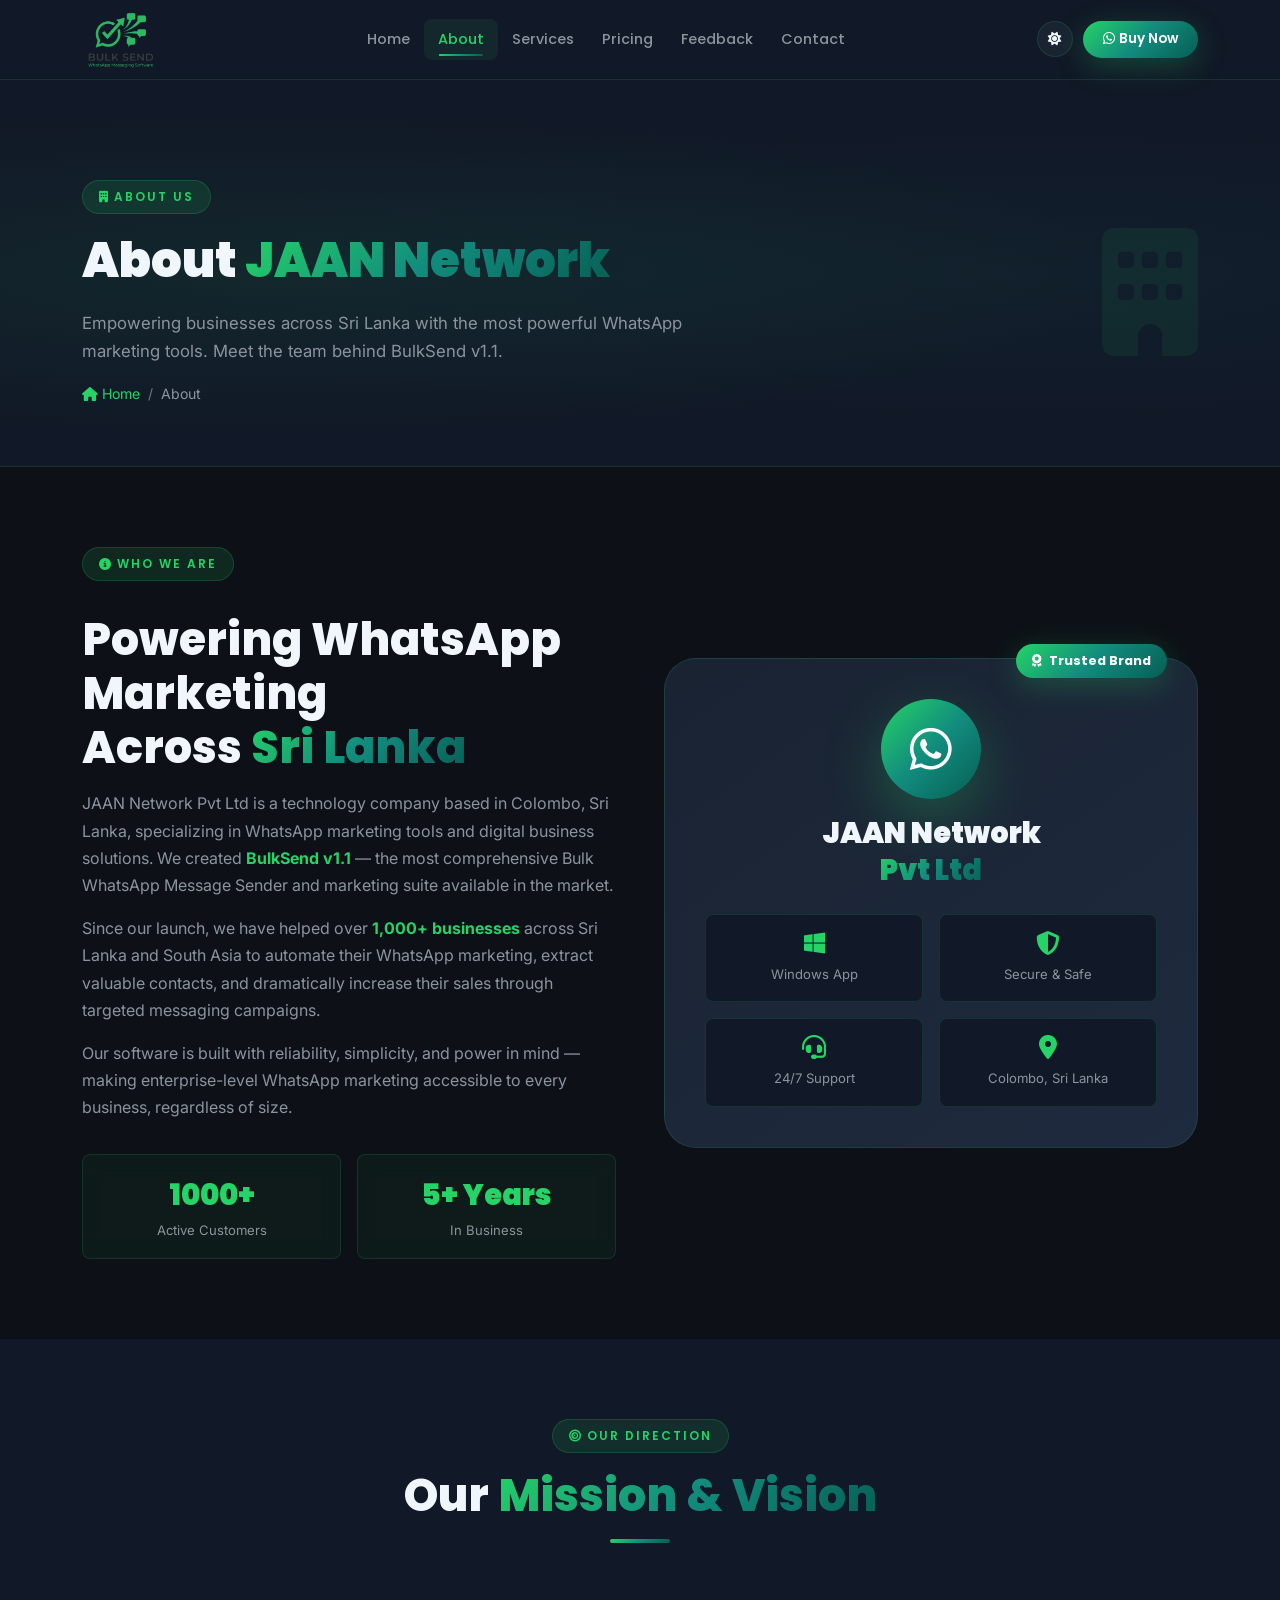
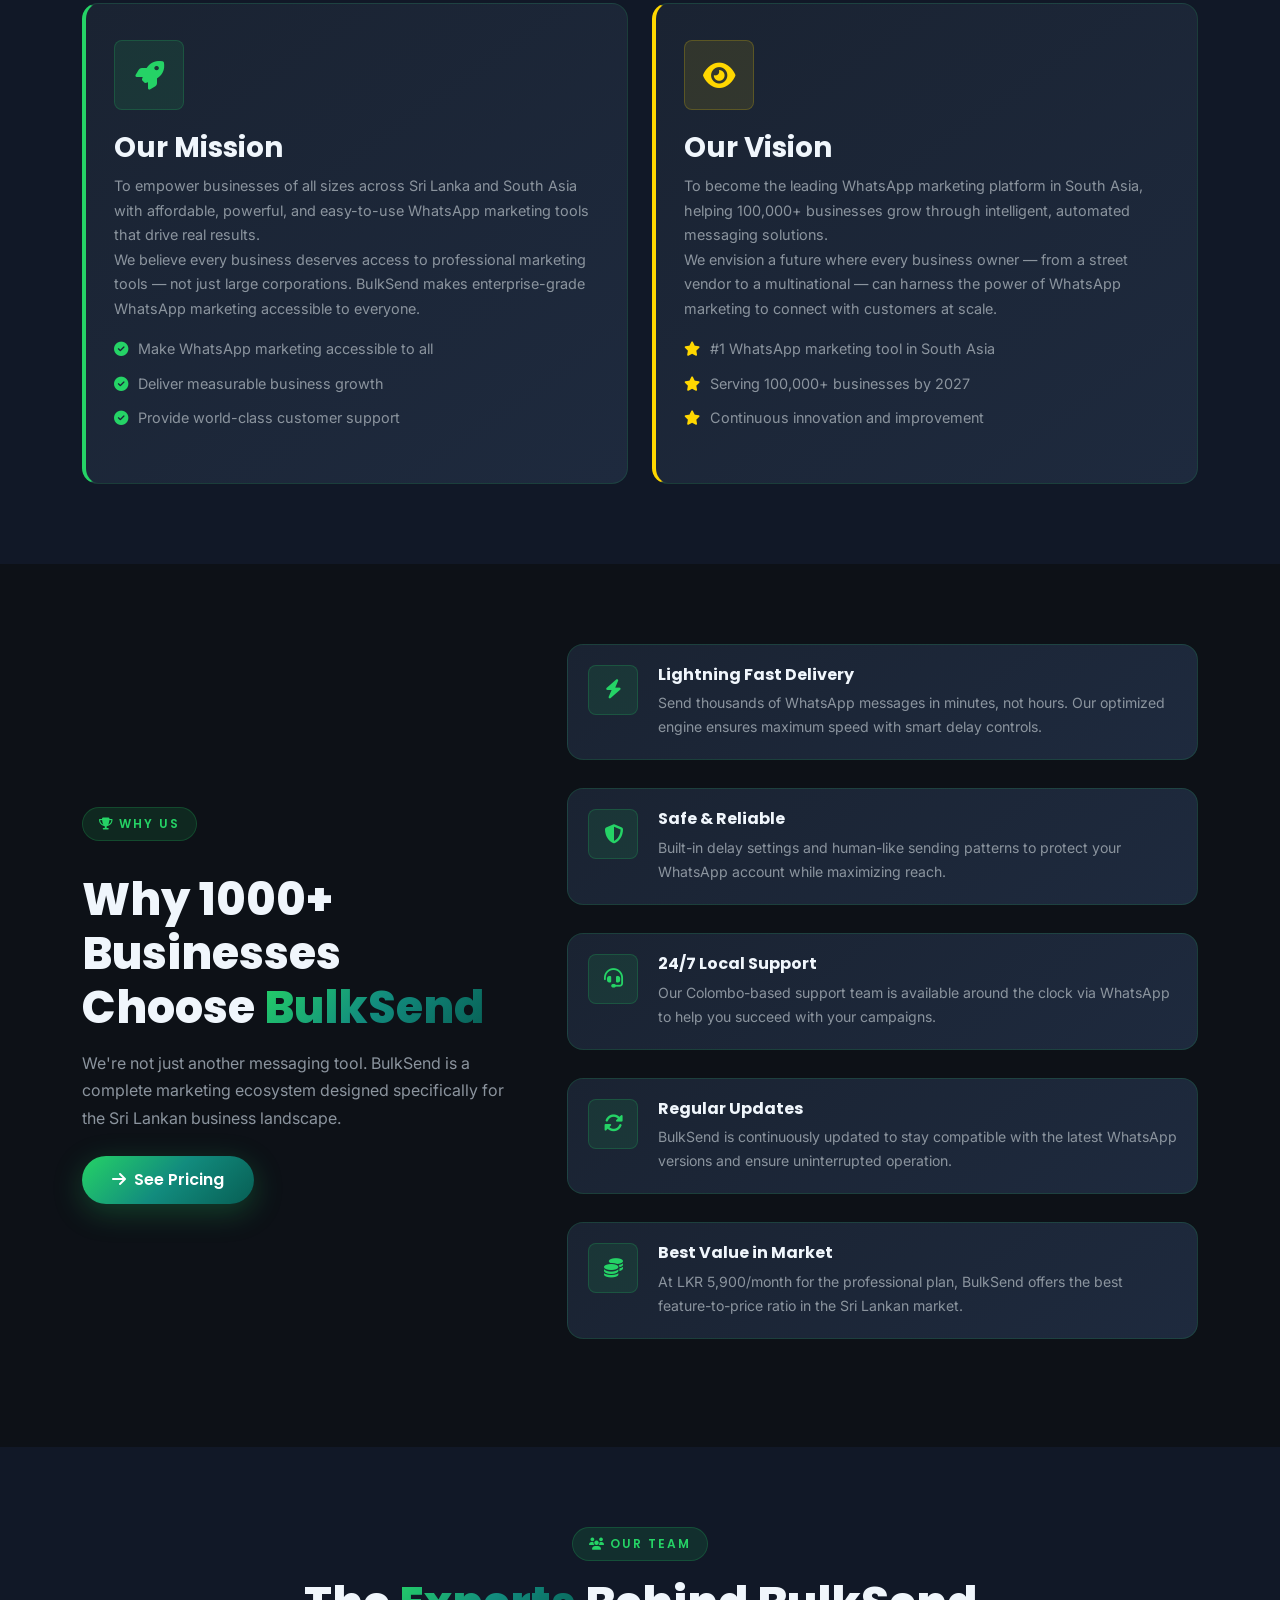
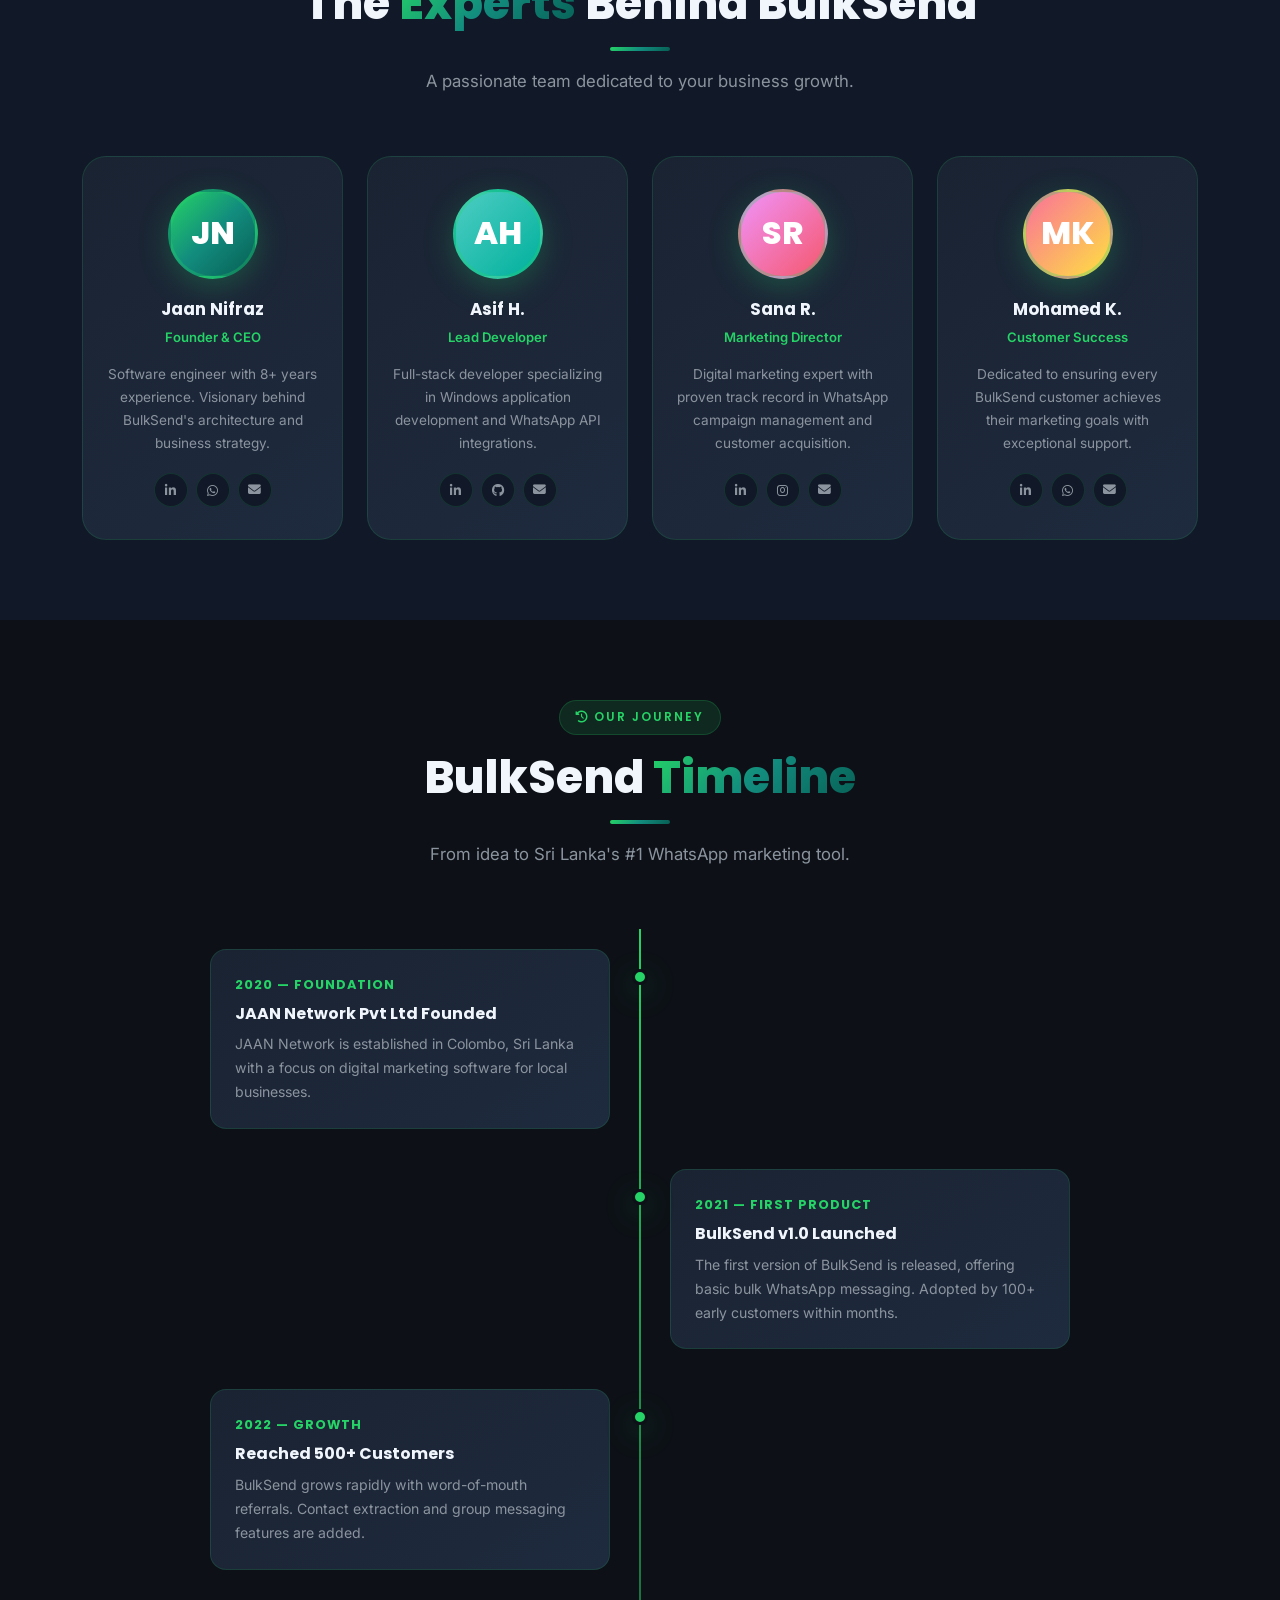
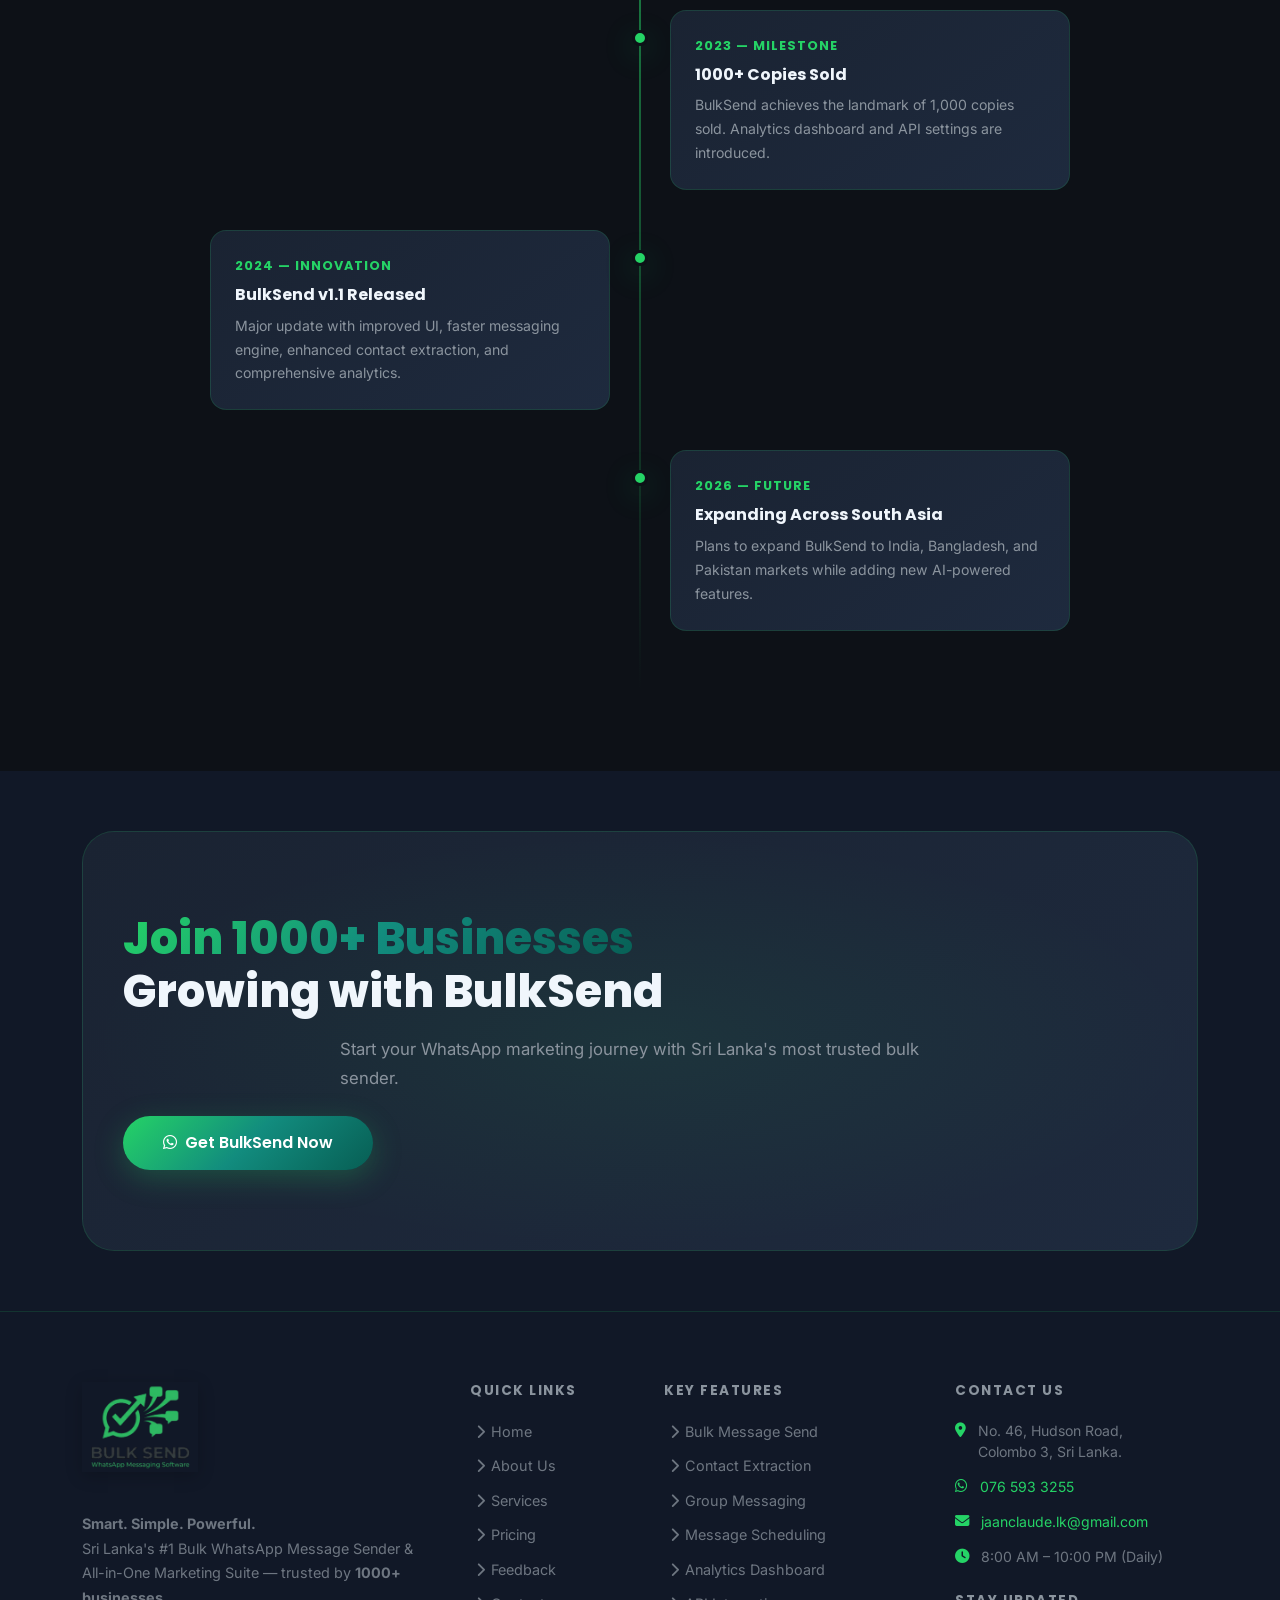
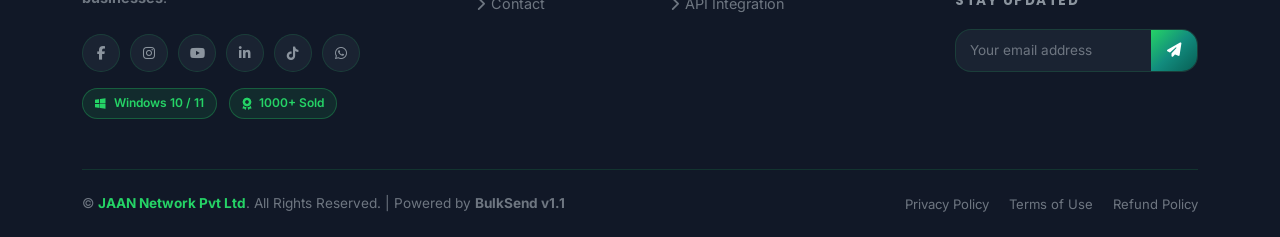
<file: about.html>
<!DOCTYPE html>
<html lang="en" data-theme="dark">
<head>
  <meta charset="UTF-8" />
  <meta name="viewport" content="width=device-width, initial-scale=1.0" />

  <!-- SEO Meta Tags -->
  <title>About Us – BulkSend by JAAN Network Pvt Ltd | WhatsApp Marketing Sri Lanka</title>
  <meta name="description" content="Learn about JAAN Network Pvt Ltd, the team behind BulkSend v1.1. Our mission is to empower businesses with the ultimate WhatsApp marketing solution." />
  <meta name="keywords" content="JAAN Network, about BulkSend, WhatsApp marketing company Sri Lanka, bulk sender company, Colombo software" />
  <meta name="author" content="JAAN Network Pvt Ltd" />
  <meta name="robots" content="index, follow" />
  <link rel="canonical" href="https://bulksend.jaan.lk/about.html" />

  <!-- Open Graph -->
  <meta property="og:type"        content="website" />
  <meta property="og:url"         content="https://bulksend.jaan.lk/about.html" />
  <meta property="og:title"       content="About JAAN Network – BulkSend WhatsApp Marketing" />
  <meta property="og:description" content="Trusted by 1000+ users. Learn the story behind BulkSend and JAAN Network Pvt Ltd." />
  <meta property="og:image"       content="assets/images/og-image.jpg" />

  <!-- Schema Markup -->
  <script type="application/ld+json">
  {
    "@context": "https://schema.org",
    "@type": "Organization",
    "name": "JAAN Network Pvt Ltd",
    "url": "https://bulksend.jaan.lk",
    "logo": "https://bulksend.jaan.lk/assets/images/logo.png",
    "description": "JAAN Network Pvt Ltd is the company behind BulkSend v1.1 — The Ultimate WhatsApp Marketing Solution.",
    "foundingDate": "2020",
    "address": {
      "@type": "PostalAddress",
      "streetAddress": "No. 46, Hudson Road",
      "addressLocality": "Colombo 3",
      "addressCountry": "LK"
    },
    "contactPoint": {
      "@type": "ContactPoint",
      "telephone": "+94765933255",
      "contactType": "customer service"
    }
  }
  </script>

  <!-- Favicon -->
  <link rel="icon" type="image/x-icon" href="assets/images/favicon.ico" />

  <!-- Bootstrap 5 -->
  <link rel="stylesheet" href="https://cdn.jsdelivr.net/npm/bootstrap@5.3.3/dist/css/bootstrap.min.css" />
  <!-- Font Awesome -->
  <link rel="stylesheet" href="https://cdnjs.cloudflare.com/ajax/libs/font-awesome/6.5.1/css/all.min.css" />
  <!-- AOS -->
  <link rel="stylesheet" href="https://cdn.jsdelivr.net/npm/aos@2.3.4/dist/aos.css" />
  <!-- Custom CSS -->
  <link rel="stylesheet" href="assets/css/style.css" />
</head>
<body>

  <!-- Page Loader -->
  <div id="page-loader">
    <div class="loader-inner">
      <img src="assets/images/logo.png" class="loader-logo-img" alt="BulkSend logo" loading="eager" />
      <div class="loader-spinner"></div>
    </div>
  </div>

  <!-- Navbar placeholder (injected from header.html / assets/js/main.js) -->
  <div id="navbar-placeholder"></div>

  <!-- Page Header -->
  <header class="page-header">
    <div class="container">
      <div class="row align-items-center">
        <div class="col-lg-8" data-aos="fade-right">
          <span class="section-badge mb-3 d-inline-block"><i class="fas fa-building me-1"></i>About Us</span>
          <h1>About <span class="text-gradient">JAAN Network</span></h1>
          <p style="color:var(--text-secondary); font-size:1.05rem; max-width:600px; margin-top:12px;">
            Empowering businesses across Sri Lanka with the most powerful WhatsApp marketing tools. Meet the team behind BulkSend v1.1.
          </p>
          <nav aria-label="breadcrumb" class="mt-3">
            <ol class="breadcrumb">
              <li class="breadcrumb-item"><a href="index.html"><i class="fas fa-home me-1"></i>Home</a></li>
              <li class="breadcrumb-item active" aria-current="page">About</li>
            </ol>
          </nav>
        </div>
        <div class="col-lg-4 text-end d-none d-lg-block" data-aos="fade-left">
          <div style="font-size:8rem; opacity:0.08; color:var(--primary); line-height:1;">
            <i class="fas fa-building"></i>
          </div>
        </div>
      </div>
    </div>
  </header>

  <!-- ============================================================
       COMPANY INTRO
       ============================================================ -->
  <section style="padding:80px 0; background:var(--bg-body);">
    <div class="container">
      <div class="row align-items-center g-5">
        <div class="col-lg-6" data-aos="fade-right">
          <span class="section-badge"><i class="fas fa-info-circle me-1"></i>Who We Are</span>
          <h2 class="section-title mt-3">Powering WhatsApp Marketing<br>Across <span>Sri Lanka</span></h2>
          <p>JAAN Network Pvt Ltd is a technology company based in Colombo, Sri Lanka, specializing in WhatsApp marketing tools and digital business solutions. We created <strong style="color:var(--primary)">BulkSend v1.1</strong> — the most comprehensive Bulk WhatsApp Message Sender and marketing suite available in the market.</p>
          <p>Since our launch, we have helped over <strong style="color:var(--primary)">1,000+ businesses</strong> across Sri Lanka and South Asia to automate their WhatsApp marketing, extract valuable contacts, and dramatically increase their sales through targeted messaging campaigns.</p>
          <p>Our software is built with reliability, simplicity, and power in mind — making enterprise-level WhatsApp marketing accessible to every business, regardless of size.</p>
          <div class="row g-3 mt-2">
            <div class="col-6">
              <div class="bg-glass p-3 text-center rounded-3">
                <div style="font-size:1.8rem; font-weight:900; color:var(--primary); font-family:var(--font-main);">1000+</div>
                <div style="font-size:0.82rem; color:var(--text-secondary);">Active Customers</div>
              </div>
            </div>
            <div class="col-6">
              <div class="bg-glass p-3 text-center rounded-3">
                <div style="font-size:1.8rem; font-weight:900; color:var(--primary); font-family:var(--font-main);">5+ Years</div>
                <div style="font-size:0.82rem; color:var(--text-secondary);">In Business</div>
              </div>
            </div>
          </div>
        </div>
        <div class="col-lg-6" data-aos="fade-left">
          <div style="background:var(--gradient-card); border:1px solid var(--border-color); border-radius:var(--radius-xl); padding:40px; position:relative;">
            <div style="position:absolute; top:-15px; right:30px; background:var(--gradient-main); color:white; font-family:var(--font-main); font-weight:700; font-size:0.8rem; padding:6px 16px; border-radius:20px; box-shadow:var(--shadow-green);">
              <i class="fas fa-award me-1"></i> Trusted Brand
            </div>
            <div class="text-center mb-4">
              <div style="width:100px; height:100px; background:var(--gradient-main); border-radius:50%; display:flex; align-items:center; justify-content:center; font-size:3rem; color:white; margin:0 auto 16px; box-shadow:var(--shadow-hover);">
                <i class="fab fa-whatsapp"></i>
              </div>
              <h3 style="font-size:1.8rem; font-weight:900;">JAAN Network<br><span class="text-gradient">Pvt Ltd</span></h3>
            </div>
            <div style="display:grid; grid-template-columns:1fr 1fr; gap:16px;">
              <div style="background:var(--bg-section); border:1px solid var(--border-color); border-radius:var(--radius-sm); padding:16px; text-align:center;">
                <i class="fab fa-windows" style="font-size:1.5rem; color:var(--primary); margin-bottom:8px; display:block;"></i>
                <div style="font-size:0.82rem; color:var(--text-secondary);">Windows App</div>
              </div>
              <div style="background:var(--bg-section); border:1px solid var(--border-color); border-radius:var(--radius-sm); padding:16px; text-align:center;">
                <i class="fas fa-shield-alt" style="font-size:1.5rem; color:var(--primary); margin-bottom:8px; display:block;"></i>
                <div style="font-size:0.82rem; color:var(--text-secondary);">Secure & Safe</div>
              </div>
              <div style="background:var(--bg-section); border:1px solid var(--border-color); border-radius:var(--radius-sm); padding:16px; text-align:center;">
                <i class="fas fa-headset" style="font-size:1.5rem; color:var(--primary); margin-bottom:8px; display:block;"></i>
                <div style="font-size:0.82rem; color:var(--text-secondary);">24/7 Support</div>
              </div>
              <div style="background:var(--bg-section); border:1px solid var(--border-color); border-radius:var(--radius-sm); padding:16px; text-align:center;">
                <i class="fas fa-map-marker-alt" style="font-size:1.5rem; color:var(--primary); margin-bottom:8px; display:block;"></i>
                <div style="font-size:0.82rem; color:var(--text-secondary);">Colombo, Sri Lanka</div>
              </div>
            </div>
          </div>
        </div>
      </div>
    </div>
  </section>

  <!-- ============================================================
       MISSION & VISION
       ============================================================ -->
  <section style="padding:80px 0; background:var(--bg-section);">
    <div class="container">
      <div class="section-header" data-aos="fade-up">
        <span class="section-badge"><i class="fas fa-bullseye me-1"></i>Our Direction</span>
        <h2 class="section-title">Our <span>Mission &amp; Vision</span></h2>
        <div class="divider"></div>
      </div>
      <div class="row g-4">
        <div class="col-md-6" data-aos="fade-right">
          <div class="feature-card h-100" style="border-left:4px solid var(--primary);">
            <div class="feature-icon" style="width:70px; height:70px; font-size:1.8rem;">
              <i class="fas fa-rocket"></i>
            </div>
            <h3>Our Mission</h3>
            <p>To empower businesses of all sizes across Sri Lanka and South Asia with affordable, powerful, and easy-to-use WhatsApp marketing tools that drive real results.</p>
            <p>We believe every business deserves access to professional marketing tools — not just large corporations. BulkSend makes enterprise-grade WhatsApp marketing accessible to everyone.</p>
            <ul style="list-style:none; padding:0; margin-top:16px;">
              <li style="display:flex; gap:10px; align-items:center; margin-bottom:10px; font-size:0.9rem; color:var(--text-secondary);">
                <i class="fas fa-check-circle" style="color:var(--primary);"></i> Make WhatsApp marketing accessible to all
              </li>
              <li style="display:flex; gap:10px; align-items:center; margin-bottom:10px; font-size:0.9rem; color:var(--text-secondary);">
                <i class="fas fa-check-circle" style="color:var(--primary);"></i> Deliver measurable business growth
              </li>
              <li style="display:flex; gap:10px; align-items:center; font-size:0.9rem; color:var(--text-secondary);">
                <i class="fas fa-check-circle" style="color:var(--primary);"></i> Provide world-class customer support
              </li>
            </ul>
          </div>
        </div>
        <div class="col-md-6" data-aos="fade-left">
          <div class="feature-card h-100" style="border-left:4px solid var(--accent);">
            <div class="feature-icon" style="width:70px; height:70px; font-size:1.8rem; background:rgba(255,215,0,0.1); color:var(--accent); border-color:rgba(255,215,0,0.2);">
              <i class="fas fa-eye"></i>
            </div>
            <h3>Our Vision</h3>
            <p>To become the leading WhatsApp marketing platform in South Asia, helping 100,000+ businesses grow through intelligent, automated messaging solutions.</p>
            <p>We envision a future where every business owner — from a street vendor to a multinational — can harness the power of WhatsApp marketing to connect with customers at scale.</p>
            <ul style="list-style:none; padding:0; margin-top:16px;">
              <li style="display:flex; gap:10px; align-items:center; margin-bottom:10px; font-size:0.9rem; color:var(--text-secondary);">
                <i class="fas fa-star" style="color:var(--accent);"></i> #1 WhatsApp marketing tool in South Asia
              </li>
              <li style="display:flex; gap:10px; align-items:center; margin-bottom:10px; font-size:0.9rem; color:var(--text-secondary);">
                <i class="fas fa-star" style="color:var(--accent);"></i> Serving 100,000+ businesses by 2027
              </li>
              <li style="display:flex; gap:10px; align-items:center; font-size:0.9rem; color:var(--text-secondary);">
                <i class="fas fa-star" style="color:var(--accent);"></i> Continuous innovation and improvement
              </li>
            </ul>
          </div>
        </div>
      </div>
    </div>
  </section>

  <!-- ============================================================
       WHY CHOOSE US
       ============================================================ -->
  <section style="padding:80px 0; background:var(--bg-body);">
    <div class="container">
      <div class="row align-items-center g-5">
        <div class="col-lg-5" data-aos="fade-right">
          <span class="section-badge"><i class="fas fa-trophy me-1"></i>Why Us</span>
          <h2 class="section-title mt-3">Why 1000+ Businesses<br>Choose <span>BulkSend</span></h2>
          <p>We're not just another messaging tool. BulkSend is a complete marketing ecosystem designed specifically for the Sri Lankan business landscape.</p>
          <div class="mt-4">
            <a href="pricing.html" class="btn btn-primary-custom">
              <i class="fas fa-arrow-right me-2"></i>See Pricing
            </a>
          </div>
        </div>
        <div class="col-lg-7" data-aos="fade-left">
          <div class="why-item">
            <div class="why-icon"><i class="fas fa-bolt"></i></div>
            <div class="why-content">
              <h5>Lightning Fast Delivery</h5>
              <p>Send thousands of WhatsApp messages in minutes, not hours. Our optimized engine ensures maximum speed with smart delay controls.</p>
            </div>
          </div>
          <div class="why-item">
            <div class="why-icon"><i class="fas fa-shield-alt"></i></div>
            <div class="why-content">
              <h5>Safe &amp; Reliable</h5>
              <p>Built-in delay settings and human-like sending patterns to protect your WhatsApp account while maximizing reach.</p>
            </div>
          </div>
          <div class="why-item">
            <div class="why-icon"><i class="fas fa-headset"></i></div>
            <div class="why-content">
              <h5>24/7 Local Support</h5>
              <p>Our Colombo-based support team is available around the clock via WhatsApp to help you succeed with your campaigns.</p>
            </div>
          </div>
          <div class="why-item">
            <div class="why-icon"><i class="fas fa-sync-alt"></i></div>
            <div class="why-content">
              <h5>Regular Updates</h5>
              <p>BulkSend is continuously updated to stay compatible with the latest WhatsApp versions and ensure uninterrupted operation.</p>
            </div>
          </div>
          <div class="why-item">
            <div class="why-icon"><i class="fas fa-coins"></i></div>
            <div class="why-content">
              <h5>Best Value in Market</h5>
              <p>At LKR 5,900/month for the professional plan, BulkSend offers the best feature-to-price ratio in the Sri Lankan market.</p>
            </div>
          </div>
        </div>
      </div>
    </div>
  </section>

  <!-- ============================================================
       TEAM SECTION
       ============================================================ -->
  <section style="padding:80px 0; background:var(--bg-section);">
    <div class="container">
      <div class="section-header" data-aos="fade-up">
        <span class="section-badge"><i class="fas fa-users me-1"></i>Our Team</span>
        <h2 class="section-title">The <span>Experts</span> Behind BulkSend</h2>
        <div class="divider"></div>
        <p class="section-subtitle">A passionate team dedicated to your business growth.</p>
      </div>
      <div class="row g-4 justify-content-center">
        <div class="col-lg-3 col-md-6" data-aos="fade-up" data-aos-delay="0">
          <div class="team-card">
            <div class="team-avatar">JN</div>
            <h5>Jaan Nifraz</h5>
            <div class="team-role">Founder &amp; CEO</div>
            <p class="team-bio">Software engineer with 8+ years experience. Visionary behind BulkSend's architecture and business strategy.</p>
            <div class="team-social">
              <a href="#" aria-label="LinkedIn"><i class="fab fa-linkedin-in"></i></a>
              <a href="#" aria-label="WhatsApp"><i class="fab fa-whatsapp"></i></a>
              <a href="#" aria-label="Email"><i class="fas fa-envelope"></i></a>
            </div>
          </div>
        </div>
        <div class="col-lg-3 col-md-6" data-aos="fade-up" data-aos-delay="100">
          <div class="team-card">
            <div class="team-avatar" style="background:linear-gradient(135deg,#4ecdc4,#00b09b);">AH</div>
            <h5>Asif H.</h5>
            <div class="team-role">Lead Developer</div>
            <p class="team-bio">Full-stack developer specializing in Windows application development and WhatsApp API integrations.</p>
            <div class="team-social">
              <a href="#" aria-label="LinkedIn"><i class="fab fa-linkedin-in"></i></a>
              <a href="#" aria-label="GitHub"><i class="fab fa-github"></i></a>
              <a href="#" aria-label="Email"><i class="fas fa-envelope"></i></a>
            </div>
          </div>
        </div>
        <div class="col-lg-3 col-md-6" data-aos="fade-up" data-aos-delay="200">
          <div class="team-card">
            <div class="team-avatar" style="background:linear-gradient(135deg,#f093fb,#f5576c);">SR</div>
            <h5>Sana R.</h5>
            <div class="team-role">Marketing Director</div>
            <p class="team-bio">Digital marketing expert with proven track record in WhatsApp campaign management and customer acquisition.</p>
            <div class="team-social">
              <a href="#" aria-label="LinkedIn"><i class="fab fa-linkedin-in"></i></a>
              <a href="#" aria-label="Instagram"><i class="fab fa-instagram"></i></a>
              <a href="#" aria-label="Email"><i class="fas fa-envelope"></i></a>
            </div>
          </div>
        </div>
        <div class="col-lg-3 col-md-6" data-aos="fade-up" data-aos-delay="300">
          <div class="team-card">
            <div class="team-avatar" style="background:linear-gradient(135deg,#fa709a,#fee140);">MK</div>
            <h5>Mohamed K.</h5>
            <div class="team-role">Customer Success</div>
            <p class="team-bio">Dedicated to ensuring every BulkSend customer achieves their marketing goals with exceptional support.</p>
            <div class="team-social">
              <a href="#" aria-label="LinkedIn"><i class="fab fa-linkedin-in"></i></a>
              <a href="#" aria-label="WhatsApp"><i class="fab fa-whatsapp"></i></a>
              <a href="#" aria-label="Email"><i class="fas fa-envelope"></i></a>
            </div>
          </div>
        </div>
      </div>
    </div>
  </section>

  <!-- ============================================================
       TIMELINE
       ============================================================ -->
  <section style="padding:80px 0; background:var(--bg-body);">
    <div class="container">
      <div class="section-header" data-aos="fade-up">
        <span class="section-badge"><i class="fas fa-history me-1"></i>Our Journey</span>
        <h2 class="section-title">BulkSend <span>Timeline</span></h2>
        <div class="divider"></div>
        <p class="section-subtitle">From idea to Sri Lanka's #1 WhatsApp marketing tool.</p>
      </div>

      <div class="timeline">
        <div class="timeline-item" data-aos="fade-right">
          <div class="timeline-dot"></div>
          <div class="timeline-content">
            <div class="timeline-date">2020 — Foundation</div>
            <h5>JAAN Network Pvt Ltd Founded</h5>
            <p>JAAN Network is established in Colombo, Sri Lanka with a focus on digital marketing software for local businesses.</p>
          </div>
        </div>
        <div class="timeline-item" data-aos="fade-left">
          <div class="timeline-dot"></div>
          <div class="timeline-content">
            <div class="timeline-date">2021 — First Product</div>
            <h5>BulkSend v1.0 Launched</h5>
            <p>The first version of BulkSend is released, offering basic bulk WhatsApp messaging. Adopted by 100+ early customers within months.</p>
          </div>
        </div>
        <div class="timeline-item" data-aos="fade-right">
          <div class="timeline-dot"></div>
          <div class="timeline-content">
            <div class="timeline-date">2022 — Growth</div>
            <h5>Reached 500+ Customers</h5>
            <p>BulkSend grows rapidly with word-of-mouth referrals. Contact extraction and group messaging features are added.</p>
          </div>
        </div>
        <div class="timeline-item" data-aos="fade-left">
          <div class="timeline-dot"></div>
          <div class="timeline-content">
            <div class="timeline-date">2023 — Milestone</div>
            <h5>1000+ Copies Sold</h5>
            <p>BulkSend achieves the landmark of 1,000 copies sold. Analytics dashboard and API settings are introduced.</p>
          </div>
        </div>
        <div class="timeline-item" data-aos="fade-right">
          <div class="timeline-dot"></div>
          <div class="timeline-content">
            <div class="timeline-date">2024 — Innovation</div>
            <h5>BulkSend v1.1 Released</h5>
            <p>Major update with improved UI, faster messaging engine, enhanced contact extraction, and comprehensive analytics.</p>
          </div>
        </div>
        <div class="timeline-item" data-aos="fade-left">
          <div class="timeline-dot"></div>
          <div class="timeline-content">
            <div class="timeline-date">2026 — Future</div>
            <h5>Expanding Across South Asia</h5>
            <p>Plans to expand BulkSend to India, Bangladesh, and Pakistan markets while adding new AI-powered features.</p>
          </div>
        </div>
      </div>
    </div>
  </section>

  <!-- CTA -->
  <section style="padding:60px 0; background:var(--bg-section);">
    <div class="container">
      <div class="cta-wrapper" data-aos="zoom-in">
        <h2 class="section-title"><span>Join 1000+ Businesses</span><br>Growing with BulkSend</h2>
        <p class="section-subtitle mb-4">Start your WhatsApp marketing journey with Sri Lanka's most trusted bulk sender.</p>
        <a href="contact.html" class="btn btn-primary-custom btn-lg">
          <i class="fab fa-whatsapp me-2"></i>Get BulkSend Now
        </a>
      </div>
    </div>
  </section>

  <!-- Footer placeholder (injected from footer.html / assets/js/main.js) -->
  <div id="footer-placeholder"></div>

  <!-- Back to Top -->
  <button id="backToTop" aria-label="Back to top"><i class="fas fa-chevron-up"></i></button>

  <!-- Scripts -->
  <script src="https://cdn.jsdelivr.net/npm/bootstrap@5.3.3/dist/js/bootstrap.bundle.min.js"></script>
  <script src="https://cdn.jsdelivr.net/npm/aos@2.3.4/dist/aos.js"></script>
  <script src="assets/js/main.js"></script>
</body>
</html>
</file>
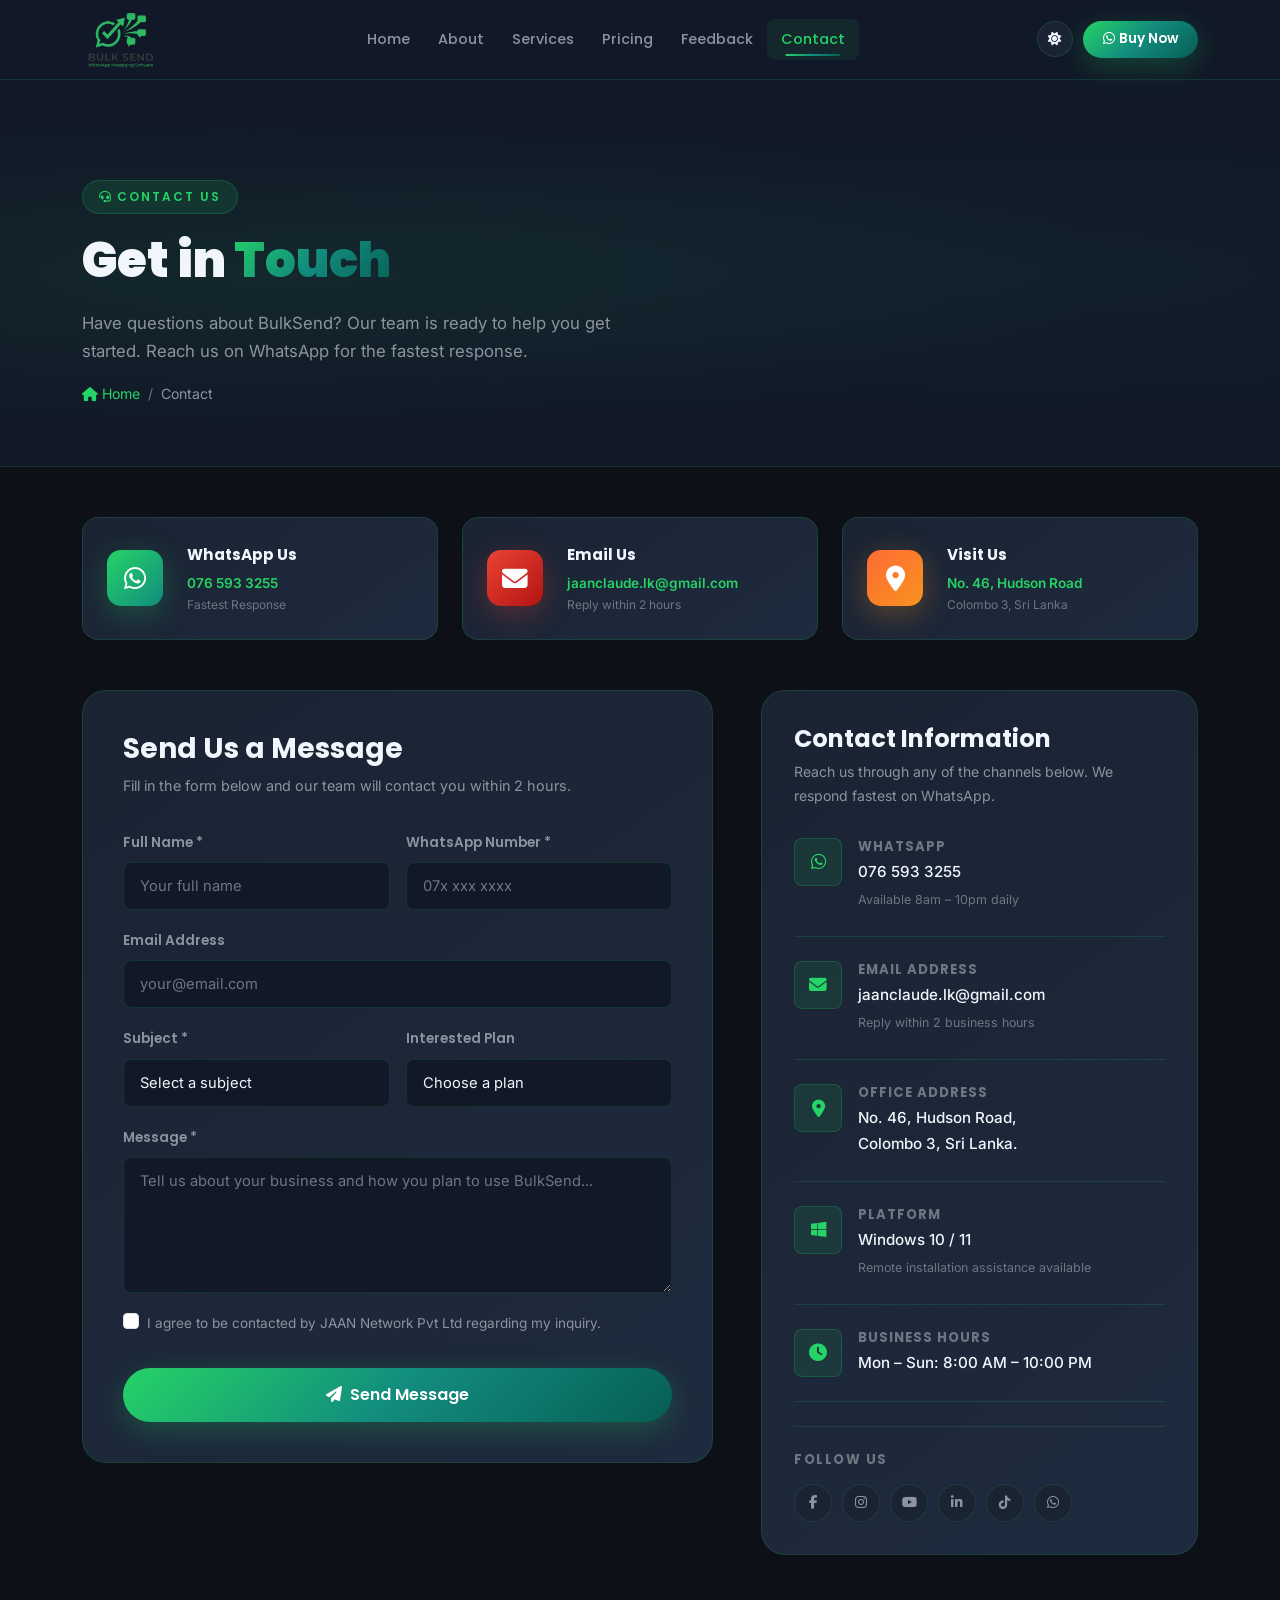
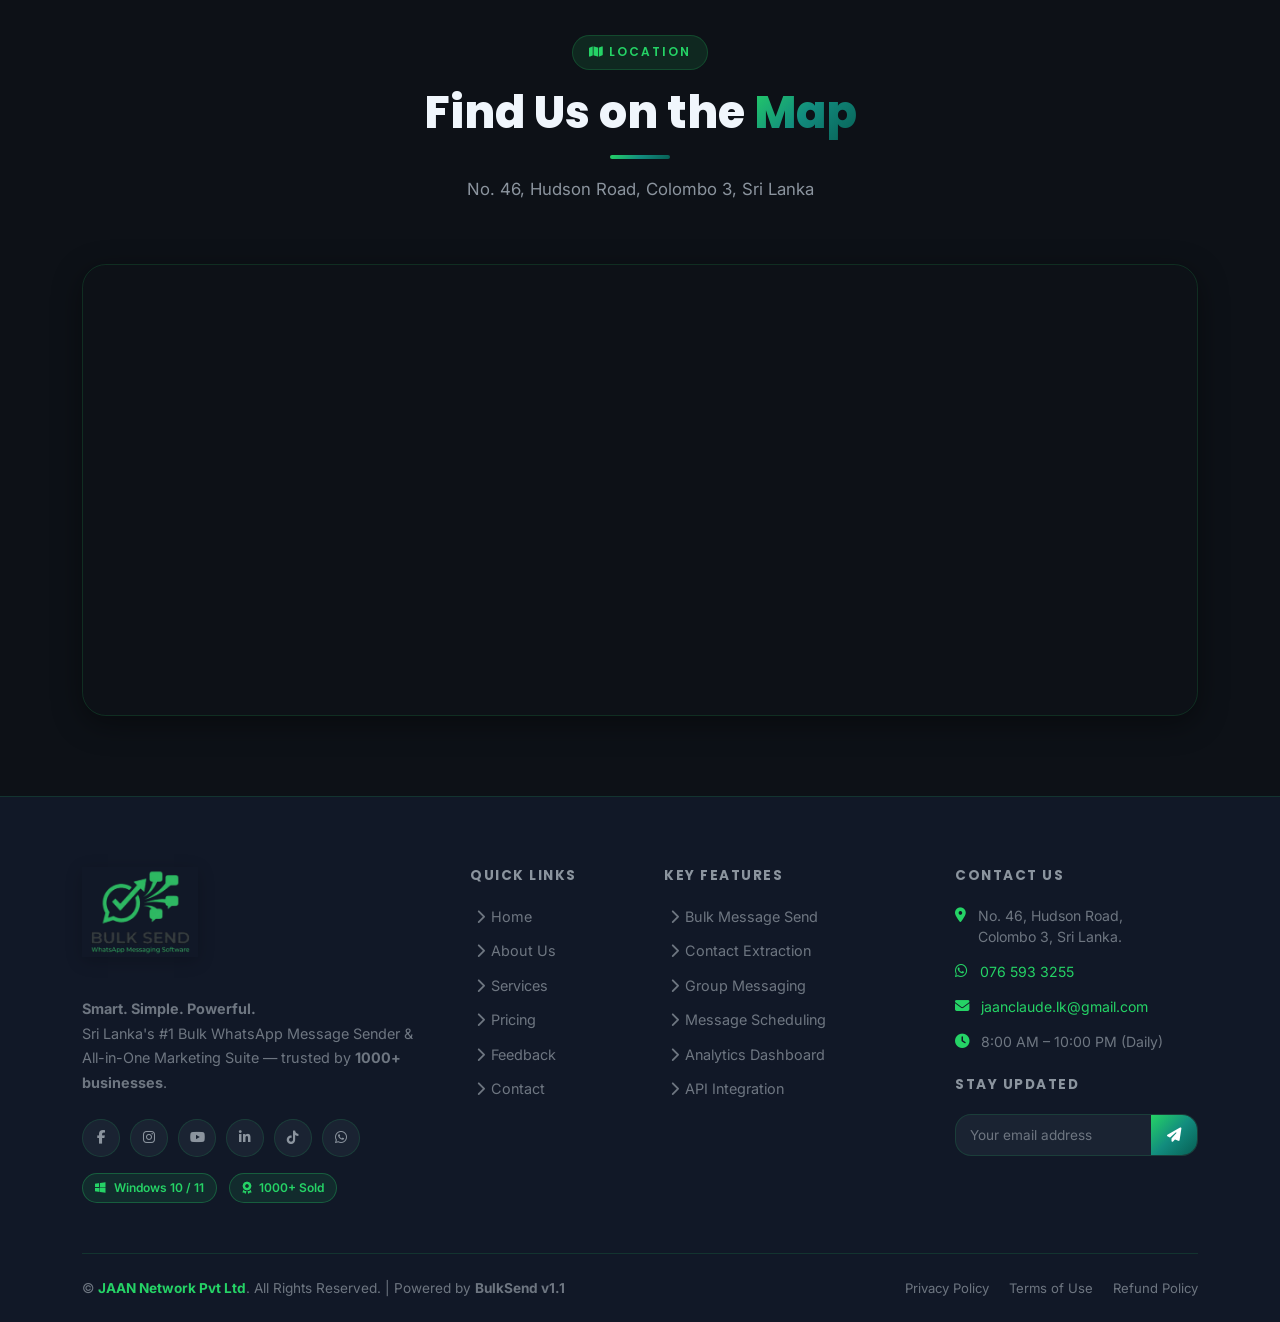
<file: contact.html>
<!DOCTYPE html>
<html lang="en" data-theme="dark">
<head>
  <meta charset="UTF-8" />
  <meta name="viewport" content="width=device-width, initial-scale=1.0" />

  <title>Contact Us – BulkSend by JAAN Network Pvt Ltd | 076 593 3255</title>
  <meta name="description" content="Contact JAAN Network Pvt Ltd for BulkSend v1.1 purchase or support. Call or WhatsApp 076 593 3255. Office: No. 46, Hudson Road, Colombo 3, Sri Lanka." />
  <link rel="icon" type="image/x-icon" href="assets/images/favicon.ico" />

  <script type="application/ld+json">
  {
    "@context": "https://schema.org",
    "@type": "LocalBusiness",
    "name": "JAAN Network Pvt Ltd",
    "telephone": "+94765933255",
    "address": {
      "@type": "PostalAddress",
      "streetAddress": "No. 46, Hudson Road",
      "addressLocality": "Colombo 3",
      "addressCountry": "LK"
    },
    "url": "https://bulksend.jaan.lk/contact.html",
    "image": "assets/images/logo.png"
  }
  </script>

  <link rel="stylesheet" href="https://cdn.jsdelivr.net/npm/bootstrap@5.3.3/dist/css/bootstrap.min.css" />
  <link rel="stylesheet" href="https://cdnjs.cloudflare.com/ajax/libs/font-awesome/6.5.1/css/all.min.css" />
  <link rel="stylesheet" href="https://cdn.jsdelivr.net/npm/aos@2.3.4/dist/aos.css" />
  <link rel="stylesheet" href="assets/css/style.css" />
</head>
<body>

  <!-- Page Loader -->
  <div id="page-loader">
    <div class="loader-inner">
      <img src="assets/images/logo.png" class="loader-logo-img" alt="BulkSend logo" loading="eager" />
      <div class="loader-spinner"></div>
    </div>
  </div>

  <!-- Navbar placeholder (injected from header.html / assets/js/main.js) -->
  <div id="navbar-placeholder"></div>

  <!-- Page Header -->
  <header class="page-header">
    <div class="container">
      <div class="row align-items-center">
        <div class="col-lg-8" data-aos="fade-right">
          <span class="section-badge mb-3 d-inline-block"><i class="fas fa-headset me-1"></i>Contact Us</span>
          <h1>Get in <span class="text-gradient">Touch</span></h1>
          <p style="color:var(--text-secondary); font-size:1.05rem; max-width:560px; margin-top:12px;">
            Have questions about BulkSend? Our team is ready to help you get started. Reach us on WhatsApp for the fastest response.
          </p>
          <nav aria-label="breadcrumb" class="mt-3">
            <ol class="breadcrumb">
              <li class="breadcrumb-item"><a href="index.html"><i class="fas fa-home me-1"></i>Home</a></li>
              <li class="breadcrumb-item active" aria-current="page">Contact</li>
            </ol>
          </nav>
        </div>
      </div>
    </div>
  </header>

  <!-- Features (contact quick actions) -->
  <section style="padding:50px 0; background:var(--bg-body);">
    <div class="container">
      <div class="row g-4">
        <div class="col-md-4" data-aos="fade-up" data-aos-delay="0">
          <a href="https://wa.me/94765933255?text=Hi! I'm interested in BulkSend v1.1" target="_blank" class="feature-card d-flex align-items-center gap-4 text-decoration-none" style="padding:24px;">
            <div style="width:56px; height:56px; background:linear-gradient(135deg,#25D366,#128C7E); border-radius:14px; display:flex; align-items:center; justify-content:center; font-size:1.6rem; color:white; flex-shrink:0; box-shadow:var(--shadow-green);">
              <i class="fab fa-whatsapp"></i>
            </div>
            <div>
              <div style="font-family:var(--font-main); font-weight:700; font-size:0.95rem; color:var(--text-primary); margin-bottom:4px;">WhatsApp Us</div>
              <div style="font-size:0.85rem; color:var(--primary); font-weight:600;">076 593 3255</div>
              <div style="font-size:0.75rem; color:var(--text-muted);">Fastest Response</div>
            </div>
          </a>
        </div>
        <div class="col-md-4" data-aos="fade-up" data-aos-delay="100">
          <a href="mailto:jaanclaude.lk@gmail.com" class="feature-card d-flex align-items-center gap-4 text-decoration-none" style="padding:24px;">
            <div style="width:56px; height:56px; background:linear-gradient(135deg,#ea4335,#b31412); border-radius:14px; display:flex; align-items:center; justify-content:center; font-size:1.6rem; color:white; flex-shrink:0; box-shadow:0 8px 30px rgba(234,67,53,0.3);">
              <i class="fas fa-envelope"></i>
            </div>
            <div>
              <div style="font-family:var(--font-main); font-weight:700; font-size:0.95rem; color:var(--text-primary); margin-bottom:4px;">Email Us</div>
              <div style="font-size:0.85rem; color:var(--primary); font-weight:600;">jaanclaude.lk@gmail.com</div>
              <div style="font-size:0.75rem; color:var(--text-muted);">Reply within 2 hours</div>
            </div>
          </a>
        </div>
        <div class="col-md-4" data-aos="fade-up" data-aos-delay="200">
          <div class="feature-card d-flex align-items-center gap-4" style="padding:24px;">
            <div style="width:56px; height:56px; background:linear-gradient(135deg,#ff6b35,#f7931e); border-radius:14px; display:flex; align-items:center; justify-content:center; font-size:1.6rem; color:white; flex-shrink:0; box-shadow:0 8px 30px rgba(247,147,30,0.3);">
              <i class="fas fa-map-marker-alt"></i>
            </div>
            <div>
              <div style="font-family:var(--font-main); font-weight:700; font-size:0.95rem; color:var(--text-primary); margin-bottom:4px;">Visit Us</div>
              <div style="font-size:0.85rem; color:var(--primary); font-weight:600;">No. 46, Hudson Road</div>
              <div style="font-size:0.75rem; color:var(--text-muted);">Colombo 3, Sri Lanka</div>
            </div>
          </div>
        </div>
      </div>
    </div>
  </section>

  <!-- CONTACT FORM + INFO (kept original content) -->
  <section class="contact-section" style="padding:0 0 80px;">
    <div class="container">
      <div class="row g-5">
        <!-- Contact Form -->
        <div class="col-lg-7" data-aos="fade-right">
          <div class="contact-form-wrapper">
            <h3 style="margin-bottom:6px;">Send Us a Message</h3>
            <p style="color:var(--text-secondary); font-size:0.9rem; margin-bottom:30px;">Fill in the form below and our team will contact you within 2 hours.</p>

            <form id="contactForm" novalidate>
              <div class="row g-3">
                <div class="col-md-6">
                  <label class="form-label" for="contactName">Full Name *</label>
                  <input type="text" class="form-control" id="contactName" name="name"
                         placeholder="Your full name" required minlength="2" />
                  <div class="invalid-feedback">Please enter your full name.</div>
                </div>
                <div class="col-md-6">
                  <label class="form-label" for="contactPhone">WhatsApp Number *</label>
                  <input type="tel" class="form-control" id="contactPhone" name="phone"
                         placeholder="07x xxx xxxx" required />
                  <div class="invalid-feedback">Please enter your WhatsApp number.</div>
                </div>
                <div class="col-12">
                  <label class="form-label" for="contactEmail">Email Address</label>
                  <input type="email" class="form-control" id="contactEmail" name="email"
                         placeholder="your@email.com" />
                </div>
                <div class="col-md-6">
                  <label class="form-label" for="contactSubject">Subject *</label>
                  <select class="form-select" id="contactSubject" name="subject" required>
                    <option value="" disabled selected>Select a subject</option>
                    <option value="purchase">Purchase BulkSend</option>
                    <option value="demo">Request a Demo</option>
                    <option value="support">Technical Support</option>
                    <option value="upgrade">Plan Upgrade</option>
                    <option value="other">Other Inquiry</option>
                  </select>
                  <div class="invalid-feedback">Please select a subject.</div>
                </div>
                <div class="col-md-6">
                  <label class="form-label" for="contactPlan">Interested Plan</label>
                  <select class="form-select" id="contactPlan" name="plan">
                    <option value="" disabled selected>Choose a plan</option>
                    <option value="starter">Starter – LKR 2,900/mo</option>
                    <option value="pro">Professional – LKR 5,900/mo</option>
                    <option value="business">Business – LKR 9,900/mo</option>
                    <option value="undecided">Not decided yet</option>
                  </select>
                </div>
                <div class="col-12">
                  <label class="form-label" for="contactMessage">Message *</label>
                  <textarea class="form-control" id="contactMessage" name="message" rows="5"
                            placeholder="Tell us about your business and how you plan to use BulkSend..." required minlength="20"></textarea>
                  <div class="invalid-feedback">Please enter a message (at least 20 characters).</div>
                </div>
                <div class="col-12">
                  <div class="form-check mb-3">
                    <input class="form-check-input" type="checkbox" id="contactConsent" required />
                    <label class="form-check-label" for="contactConsent" style="font-size:0.85rem; color:var(--text-secondary);">
                      I agree to be contacted by JAAN Network Pvt Ltd regarding my inquiry.
                    </label>
                    <div class="invalid-feedback">Please agree to be contacted.</div>
                  </div>
                </div>
                <div class="col-12">
                  <button type="submit" class="btn btn-primary-custom btn-lg w-100">
                    <i class="fas fa-paper-plane me-2"></i>Send Message
                  </button>
                </div>
              </div>
            </form>
          </div>
        </div>

        <!-- Contact Info -->
        <div class="col-lg-5" data-aos="fade-left">
          <div class="contact-info-card">
            <h4 style="margin-bottom:6px;">Contact Information</h4>
            <p style="font-size:0.88rem; color:var(--text-secondary); margin-bottom:30px;">Reach us through any of the channels below. We respond fastest on WhatsApp.</p>

            <div class="contact-info-item">
              <div class="contact-info-icon"><i class="fab fa-whatsapp"></i></div>
              <div class="contact-info-text">
                <h6>WhatsApp</h6>
                <p><a href="https://wa.me/94765933255" target="_blank">076 593 3255</a></p>
                <small style="color:var(--text-muted); font-size:0.78rem;">Available 8am – 10pm daily</small>
              </div>
            </div>

            <div class="contact-info-item">
              <div class="contact-info-icon"><i class="fas fa-envelope"></i></div>
              <div class="contact-info-text">
                <h6>Email Address</h6>
                <p><a href="mailto:jaanclaude.lk@gmail.com">jaanclaude.lk@gmail.com</a></p>
                <small style="color:var(--text-muted); font-size:0.78rem;">Reply within 2 business hours</small>
              </div>
            </div>

            <div class="contact-info-item">
              <div class="contact-info-icon"><i class="fas fa-map-marker-alt"></i></div>
              <div class="contact-info-text">
                <h6>Office Address</h6>
                <p>No. 46, Hudson Road,<br>Colombo 3, Sri Lanka.</p>
              </div>
            </div>

            <div class="contact-info-item">
              <div class="contact-info-icon"><i class="fab fa-windows"></i></div>
              <div class="contact-info-text">
                <h6>Platform</h6>
                <p>Windows 10 / 11</p>
                <small style="color:var(--text-muted); font-size:0.78rem;">Remote installation assistance available</small>
              </div>
            </div>

            <div class="contact-info-item">
              <div class="contact-info-icon"><i class="fas fa-clock"></i></div>
              <div class="contact-info-text">
                <h6>Business Hours</h6>
                <p>Mon – Sun: 8:00 AM – 10:00 PM</p>
              </div>
            </div>

            <!-- Social Media Links -->
            <div style="padding-top:24px; border-top:1px solid var(--border-color);">
              <h6 style="font-size:0.82rem; font-weight:700; color:var(--text-muted); text-transform:uppercase; letter-spacing:1.5px; margin-bottom:16px;">Follow Us</h6>
              <div style="display:flex; gap:10px; flex-wrap:wrap;">
                <a href="#" class="social-link" aria-label="Facebook" data-bs-toggle="tooltip" title="Facebook">
                  <i class="fab fa-facebook-f"></i>
                </a>
                <a href="#" class="social-link" aria-label="Instagram" data-bs-toggle="tooltip" title="Instagram">
                  <i class="fab fa-instagram"></i>
                </a>
                <a href="#" class="social-link" aria-label="YouTube" data-bs-toggle="tooltip" title="YouTube">
                  <i class="fab fa-youtube"></i>
                </a>
                <a href="#" class="social-link" aria-label="LinkedIn" data-bs-toggle="tooltip" title="LinkedIn">
                  <i class="fab fa-linkedin-in"></i>
                </a>
                <a href="#" class="social-link" aria-label="TikTok" data-bs-toggle="tooltip" title="TikTok">
                  <i class="fab fa-tiktok"></i>
                </a>
                <a href="https://wa.me/94765933255" class="social-link" aria-label="WhatsApp" target="_blank" data-bs-toggle="tooltip" title="WhatsApp">
                  <i class="fab fa-whatsapp"></i>
                </a>
              </div>
            </div>
          </div>
        </div>
      </div>
    </div>
  </section>

  <!-- MAP, FAQ, Footer Placeholder -->
  <section style="padding:0 0 80px; background:var(--bg-body);">
    <div class="container">
      <div class="section-header" data-aos="fade-up">
        <span class="section-badge"><i class="fas fa-map me-1"></i>Location</span>
        <h2 class="section-title">Find Us on the <span>Map</span></h2>
        <div class="divider"></div>
        <p class="section-subtitle">No. 46, Hudson Road, Colombo 3, Sri Lanka</p>
      </div>

      <div class="map-wrapper" data-aos="fade-up">
        <iframe
          title="JAAN Network Pvt Ltd Location"
          src="https://www.google.com/maps/embed?pb=!1m18!1m12!1m3!1d3961.0424985063963!2d79.8460835!3d6.9149715!2m3!1f0!2f0!3f0!3m2!1i1024!2i768!4f13.1!3m3!1m2!1s0x3ae25b1f8cae5ccd%3A0x4b35dc0f3c9a7e2b!2sHudson%20Rd%2C%20Colombo%2000300!5e0!3m2!1sen!2slk!4v1707000000000!5m2!1sen!2slk"
          width="100%"
          height="450"
          style="border:0;"
          allowfullscreen=""
          loading="lazy"
          referrerpolicy="no-referrer-when-downgrade">
        </iframe>
      </div>
    </div>
  </section>

  <!-- Footer placeholder (injected from footer.html / assets/js/main.js) -->
  <div id="footer-placeholder"></div>

  <button id="backToTop" aria-label="Back to top"><i class="fas fa-chevron-up"></i></button>

  <script src="https://cdn.jsdelivr.net/npm/bootstrap@5.3.3/dist/js/bootstrap.bundle.min.js"></script>
  <script src="https://cdn.jsdelivr.net/npm/aos@2.3.4/dist/aos.js"></script>
  <script src="assets/js/main.js"></script>
</body>
</html>
</file>
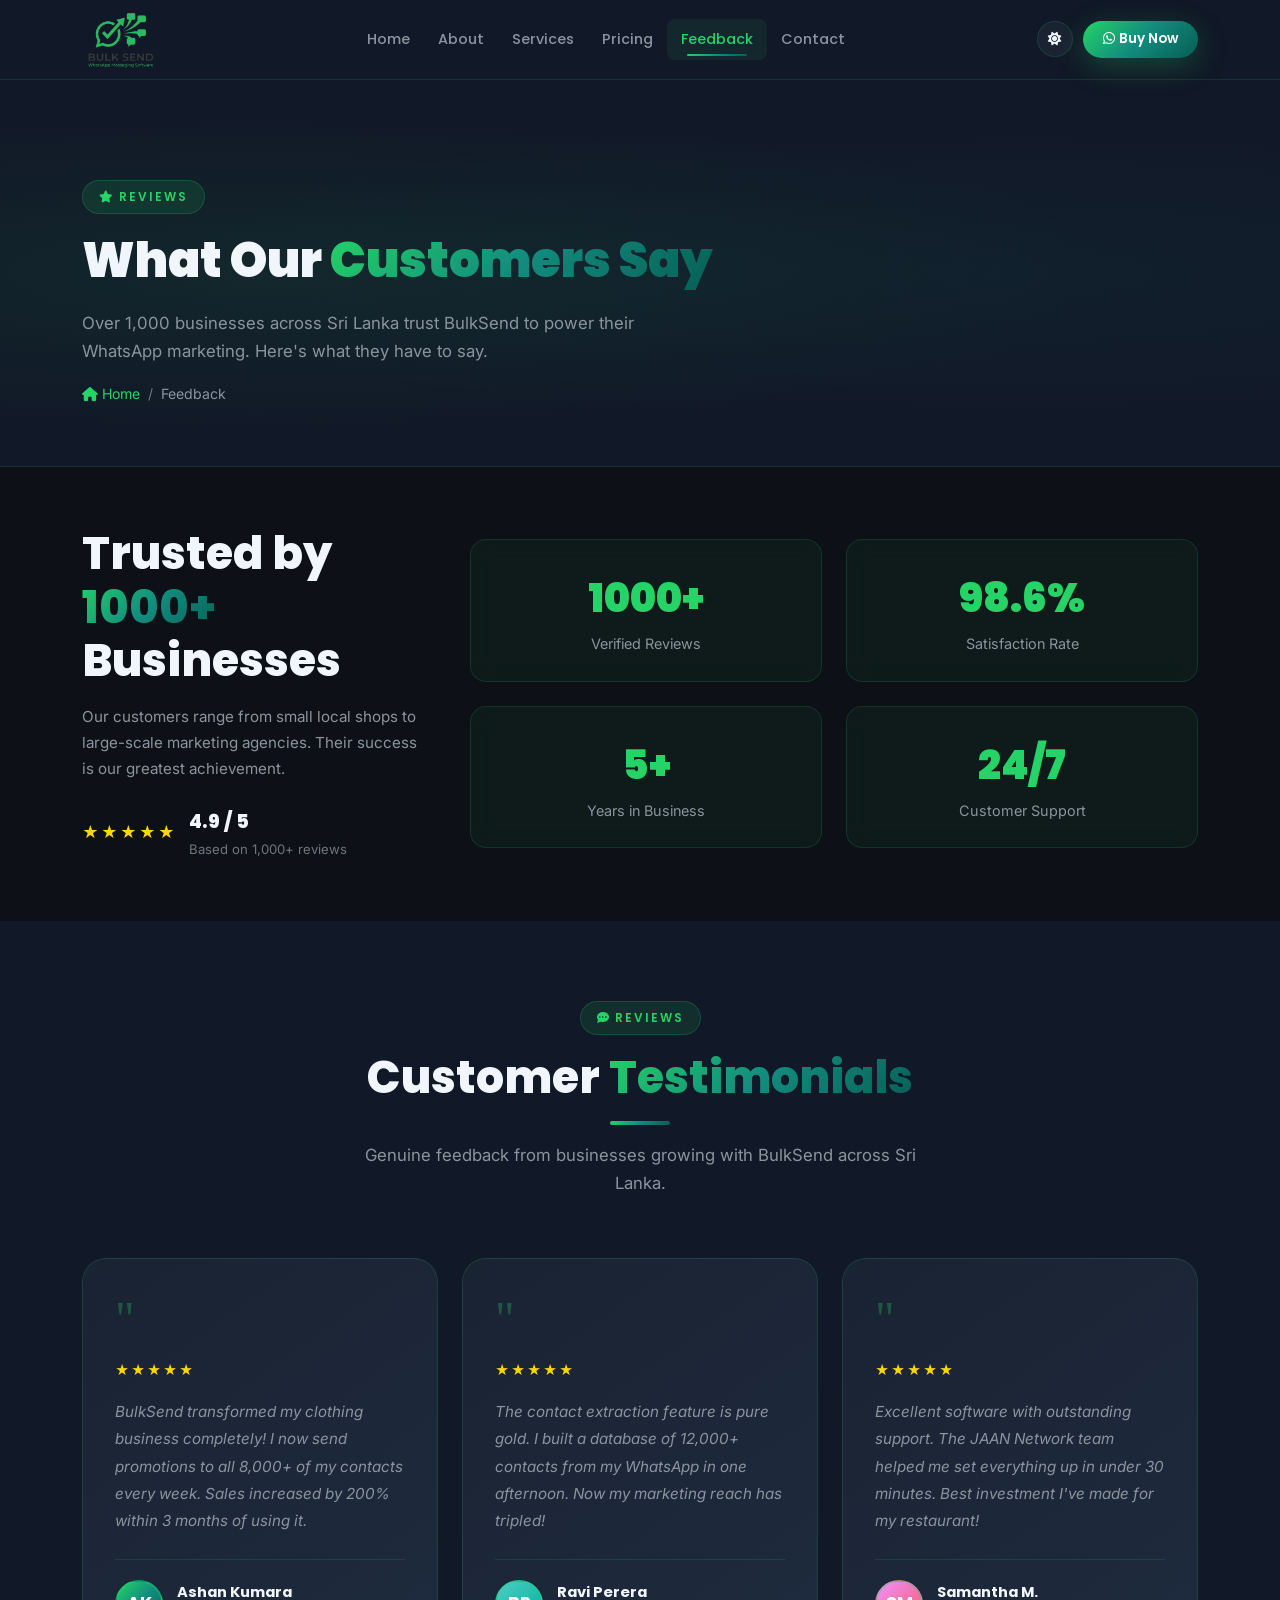
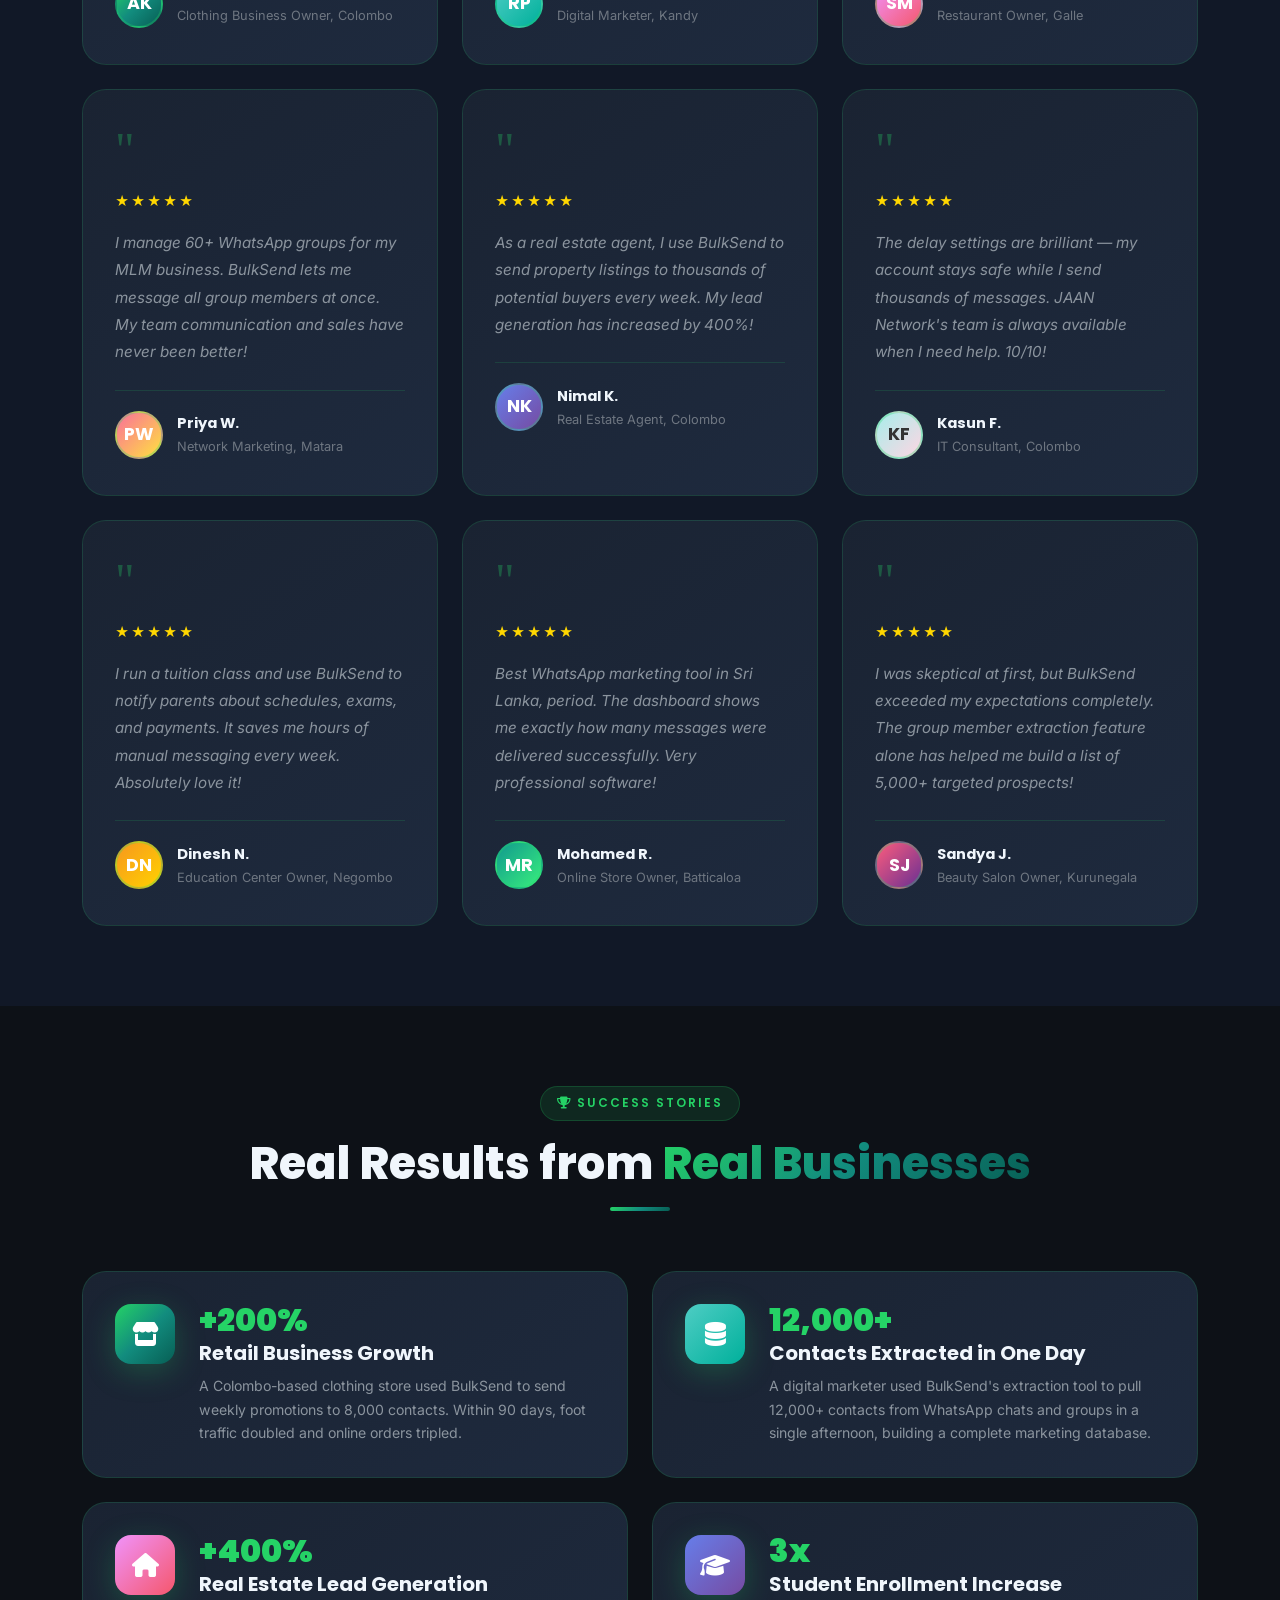
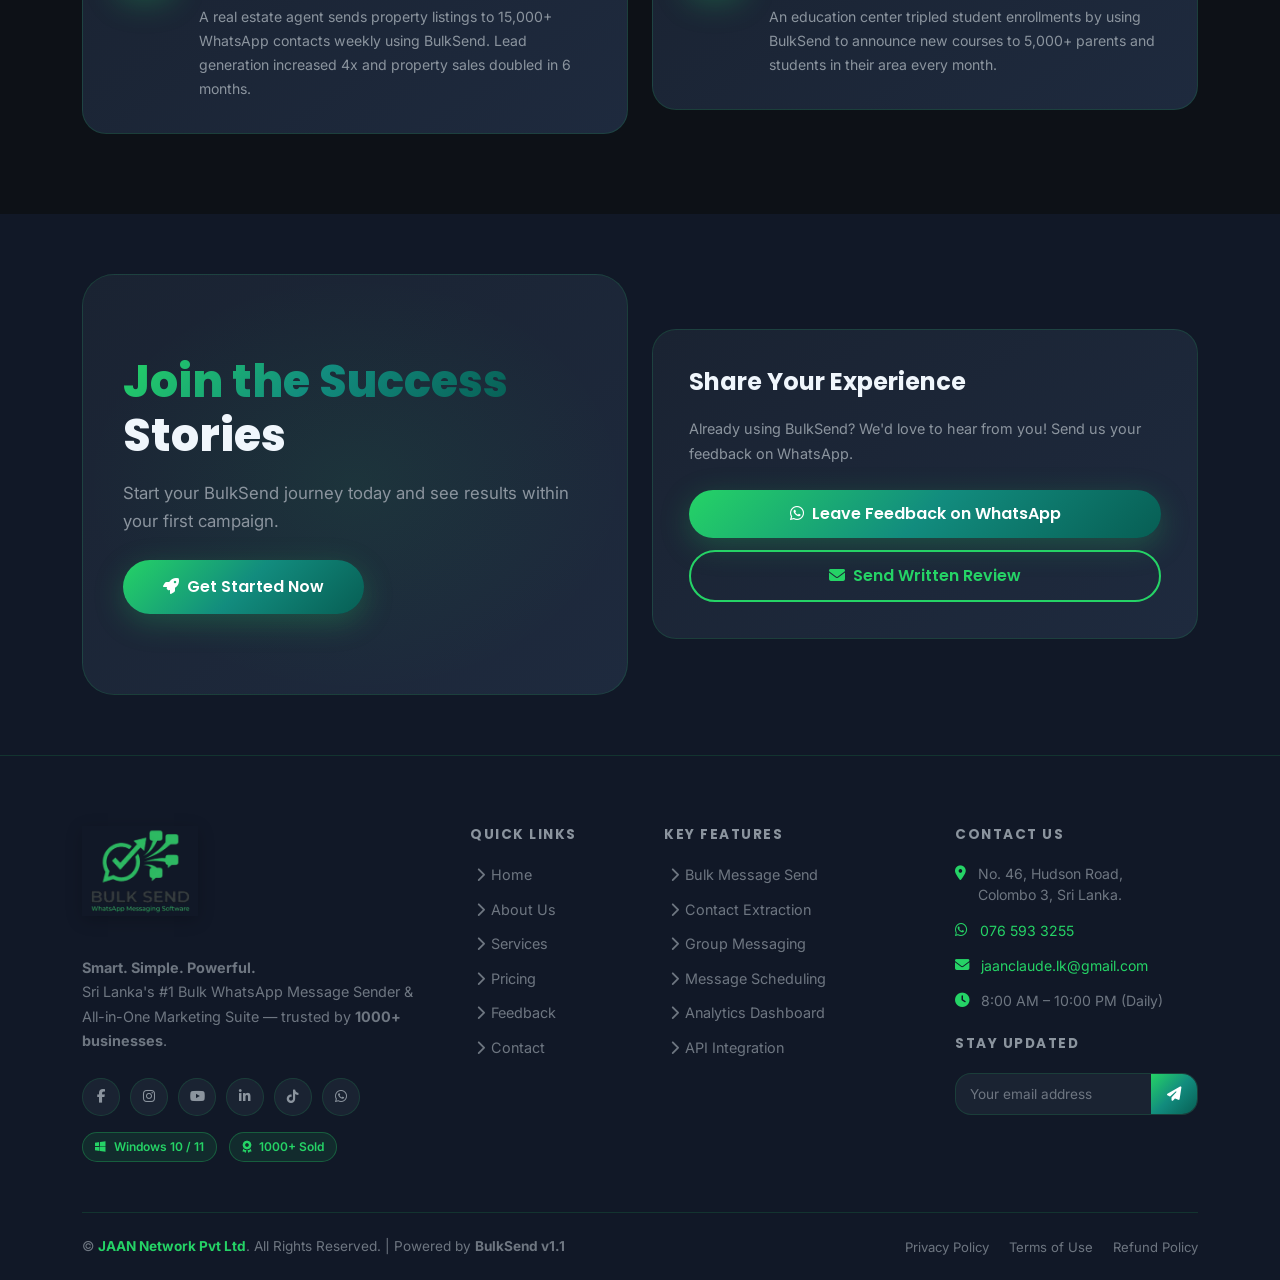
<file: feedback.html>
<!DOCTYPE html>
<html lang="en" data-theme="dark">
<head>
  <meta charset="UTF-8" />
  <meta name="viewport" content="width=device-width, initial-scale=1.0" />

  <!-- SEO Meta Tags -->
  <title>Customer Feedback &amp; Reviews – BulkSend by JAAN Network | 1000+ Happy Users</title>
  <meta name="description" content="Read genuine reviews from 1000+ BulkSend customers. See how businesses across Sri Lanka use BulkSend WhatsApp marketing to grow their sales." />
  <meta name="keywords" content="BulkSend reviews, WhatsApp sender customer feedback, JAAN Network testimonials, bulk sender user reviews Sri Lanka" />
  <meta name="author" content="JAAN Network Pvt Ltd" />
  <meta name="robots" content="index, follow" />
  <link rel="canonical" href="https://bulksend.jaan.lk/feedback.html" />

  <!-- Open Graph -->
  <meta property="og:type"        content="website" />
  <meta property="og:url"         content="https://bulksend.jaan.lk/feedback.html" />
  <meta property="og:title"       content="Customer Feedback – BulkSend WhatsApp Marketing" />
  <meta property="og:description" content="1000+ businesses trust BulkSend. Read real reviews and success stories." />
  <meta property="og:image"       content="assets/images/og-image.jpg" />

  <!-- Schema: Reviews -->
  <script type="application/ld+json">
  {
    "@context": "https://schema.org",
    "@type": "Product",
    "name": "BulkSend v1.1",
    "aggregateRating": {
      "@type": "AggregateRating",
      "ratingValue": "4.9",
      "bestRating": "5",
      "worstRating": "1",
      "reviewCount": "1000"
    },
    "review": [
      {
        "@type": "Review",
        "author": { "@type": "Person", "name": "Ashan K." },
        "reviewRating": { "@type": "Rating", "ratingValue": "5" },
        "reviewBody": "BulkSend transformed my business! My sales increased by 200% in just 3 months."
      }
    ]
  }
  </script>

  <link rel="icon" type="image/x-icon" href="assets/images/favicon.ico" />
  <link rel="stylesheet" href="https://cdn.jsdelivr.net/npm/bootstrap@5.3.3/dist/css/bootstrap.min.css" />
  <link rel="stylesheet" href="https://cdnjs.cloudflare.com/ajax/libs/font-awesome/6.5.1/css/all.min.css" />
  <link rel="stylesheet" href="https://cdn.jsdelivr.net/npm/aos@2.3.4/dist/aos.css" />
  <link rel="stylesheet" href="assets/css/style.css" />
</head>
<body>

  <!-- Page Loader -->
  <div id="page-loader">
    <div class="loader-inner">
      <img src="assets/images/logo.png" class="loader-logo-img" alt="BulkSend logo" loading="eager" />
      <div class="loader-spinner"></div>
    </div>
  </div>

  <!-- Navbar placeholder (injected from header.html / assets/js/main.js) -->
  <div id="navbar-placeholder"></div>

  <!-- Page Header -->
  <header class="page-header">
    <div class="container">
      <div class="row align-items-center">
        <div class="col-lg-8" data-aos="fade-right">
          <span class="section-badge mb-3 d-inline-block"><i class="fas fa-star me-1"></i>Reviews</span>
          <h1>What Our <span class="text-gradient">Customers Say</span></h1>
          <p style="color:var(--text-secondary); font-size:1.05rem; max-width:580px; margin-top:12px;">
            Over 1,000 businesses across Sri Lanka trust BulkSend to power their WhatsApp marketing. Here's what they have to say.
          </p>
          <nav aria-label="breadcrumb" class="mt-3">
            <ol class="breadcrumb">
              <li class="breadcrumb-item"><a href="index.html"><i class="fas fa-home me-1"></i>Home</a></li>
              <li class="breadcrumb-item active" aria-current="page">Feedback</li>
            </ol>
          </nav>
        </div>
      </div>
    </div>
  </header>

  <!-- Stats Overview -->
  <section style="padding:60px 0; background:var(--bg-body);">
    <div class="container">
      <div class="row align-items-center g-5">
        <div class="col-lg-4" data-aos="fade-right">
          <h2 class="section-title mb-3">Trusted by <span>1000+</span> Businesses</h2>
          <p style="color:var(--text-secondary); font-size:0.95rem;">Our customers range from small local shops to large-scale marketing agencies. Their success is our greatest achievement.</p>
          <div class="rating-display mt-4">
            <div class="rating-stars">★★★★★</div>
            <div>
              <div class="rating-score">4.9 / 5</div>
              <div class="rating-count">Based on 1,000+ reviews</div>
            </div>
          </div>
        </div>
        <div class="col-lg-8" data-aos="fade-left">
          <div class="row g-4">
            <div class="col-6">
              <div class="bg-glass p-4 text-center rounded-4">
                <div style="font-size:2.5rem; font-weight:900; color:var(--primary); font-family:var(--font-main);">1000+</div>
                <div style="font-size:0.9rem; color:var(--text-secondary);">Verified Reviews</div>
              </div>
            </div>
            <div class="col-6">
              <div class="bg-glass p-4 text-center rounded-4">
                <div style="font-size:2.5rem; font-weight:900; color:var(--primary); font-family:var(--font-main);">98.6%</div>
                <div style="font-size:0.9rem; color:var(--text-secondary);">Satisfaction Rate</div>
              </div>
            </div>
            <div class="col-6">
              <div class="bg-glass p-4 text-center rounded-4">
                <div style="font-size:2.5rem; font-weight:900; color:var(--primary); font-family:var(--font-main);">5+</div>
                <div style="font-size:0.9rem; color:var(--text-secondary);">Years in Business</div>
              </div>
            </div>
            <div class="col-6">
              <div class="bg-glass p-4 text-center rounded-4">
                <div style="font-size:2.5rem; font-weight:900; color:var(--primary); font-family:var(--font-main);">24/7</div>
                <div style="font-size:0.9rem; color:var(--text-secondary);">Customer Support</div>
              </div>
            </div>
          </div>
        </div>
      </div>
    </div>
  </section>

  <!-- ============================================================
       TESTIMONIAL CARDS
       ============================================================ -->
  <section style="padding:80px 0; background:var(--bg-section);">
    <div class="container">
      <div class="section-header" data-aos="fade-up">
        <span class="section-badge"><i class="fas fa-comment-dots me-1"></i>Reviews</span>
        <h2 class="section-title">Customer <span>Testimonials</span></h2>
        <div class="divider"></div>
        <p class="section-subtitle">Genuine feedback from businesses growing with BulkSend across Sri Lanka.</p>
      </div>

      <div class="row g-4">
        <!-- Row 1 -->
        <div class="col-md-6 col-lg-4" data-aos="fade-up" data-aos-delay="0">
          <div class="testimonial-card h-100">
            <div class="testimonial-quote">"</div>
            <div class="testimonial-stars">★★★★★</div>
            <p class="testimonial-text">BulkSend transformed my clothing business completely! I now send promotions to all 8,000+ of my contacts every week. Sales increased by 200% within 3 months of using it.</p>
            <div class="testimonial-author">
              <div class="testimonial-avatar">AK</div>
              <div class="testimonial-author-info">
                <p class="name">Ashan Kumara</p>
                <p class="role">Clothing Business Owner, Colombo</p>
              </div>
            </div>
          </div>
        </div>

        <div class="col-md-6 col-lg-4" data-aos="fade-up" data-aos-delay="100">
          <div class="testimonial-card h-100">
            <div class="testimonial-quote">"</div>
            <div class="testimonial-stars">★★★★★</div>
            <p class="testimonial-text">The contact extraction feature is pure gold. I built a database of 12,000+ contacts from my WhatsApp in one afternoon. Now my marketing reach has tripled!</p>
            <div class="testimonial-author">
              <div class="testimonial-avatar" style="background:linear-gradient(135deg,#4ecdc4,#00b09b);">RP</div>
              <div class="testimonial-author-info">
                <p class="name">Ravi Perera</p>
                <p class="role">Digital Marketer, Kandy</p>
              </div>
            </div>
          </div>
        </div>

        <div class="col-md-6 col-lg-4" data-aos="fade-up" data-aos-delay="200">
          <div class="testimonial-card h-100">
            <div class="testimonial-quote">"</div>
            <div class="testimonial-stars">★★★★★</div>
            <p class="testimonial-text">Excellent software with outstanding support. The JAAN Network team helped me set everything up in under 30 minutes. Best investment I've made for my restaurant!</p>
            <div class="testimonial-author">
              <div class="testimonial-avatar" style="background:linear-gradient(135deg,#f093fb,#f5576c);">SM</div>
              <div class="testimonial-author-info">
                <p class="name">Samantha M.</p>
                <p class="role">Restaurant Owner, Galle</p>
              </div>
            </div>
          </div>
        </div>

        <div class="col-md-6 col-lg-4" data-aos="fade-up" data-aos-delay="300">
          <div class="testimonial-card h-100">
            <div class="testimonial-quote">"</div>
            <div class="testimonial-stars">★★★★★</div>
            <p class="testimonial-text">I manage 60+ WhatsApp groups for my MLM business. BulkSend lets me message all group members at once. My team communication and sales have never been better!</p>
            <div class="testimonial-author">
              <div class="testimonial-avatar" style="background:linear-gradient(135deg,#fa709a,#fee140);">PW</div>
              <div class="testimonial-author-info">
                <p class="name">Priya W.</p>
                <p class="role">Network Marketing, Matara</p>
              </div>
            </div>
          </div>
        </div>

        <div class="col-md-6 col-lg-4" data-aos="fade-up" data-aos-delay="400">
          <div class="testimonial-card h-100">
            <div class="testimonial-quote">"</div>
            <div class="testimonial-stars">★★★★★</div>
            <p class="testimonial-text">As a real estate agent, I use BulkSend to send property listings to thousands of potential buyers every week. My lead generation has increased by 400%!</p>
            <div class="testimonial-author">
              <div class="testimonial-avatar" style="background:linear-gradient(135deg,#667eea,#764ba2);">NK</div>
              <div class="testimonial-author-info">
                <p class="name">Nimal K.</p>
                <p class="role">Real Estate Agent, Colombo</p>
              </div>
            </div>
          </div>
        </div>

        <div class="col-md-6 col-lg-4" data-aos="fade-up" data-aos-delay="500">
          <div class="testimonial-card h-100">
            <div class="testimonial-quote">"</div>
            <div class="testimonial-stars">★★★★★</div>
            <p class="testimonial-text">The delay settings are brilliant — my account stays safe while I send thousands of messages. JAAN Network's team is always available when I need help. 10/10!</p>
            <div class="testimonial-author">
              <div class="testimonial-avatar" style="background:linear-gradient(135deg,#a8edea,#fed6e3);color:#333;">KF</div>
              <div class="testimonial-author-info">
                <p class="name">Kasun F.</p>
                <p class="role">IT Consultant, Colombo</p>
              </div>
            </div>
          </div>
        </div>

        <div class="col-md-6 col-lg-4" data-aos="fade-up" data-aos-delay="0">
          <div class="testimonial-card h-100">
            <div class="testimonial-quote">"</div>
            <div class="testimonial-stars">★★★★★</div>
            <p class="testimonial-text">I run a tuition class and use BulkSend to notify parents about schedules, exams, and payments. It saves me hours of manual messaging every week. Absolutely love it!</p>
            <div class="testimonial-author">
              <div class="testimonial-avatar" style="background:linear-gradient(135deg,#f7971e,#ffd200);">DN</div>
              <div class="testimonial-author-info">
                <p class="name">Dinesh N.</p>
                <p class="role">Education Center Owner, Negombo</p>
              </div>
            </div>
          </div>
        </div>

        <div class="col-md-6 col-lg-4" data-aos="fade-up" data-aos-delay="100">
          <div class="testimonial-card h-100">
            <div class="testimonial-quote">"</div>
            <div class="testimonial-stars">★★★★★</div>
            <p class="testimonial-text">Best WhatsApp marketing tool in Sri Lanka, period. The dashboard shows me exactly how many messages were delivered successfully. Very professional software!</p>
            <div class="testimonial-author">
              <div class="testimonial-avatar" style="background:linear-gradient(135deg,#11998e,#38ef7d);">MR</div>
              <div class="testimonial-author-info">
                <p class="name">Mohamed R.</p>
                <p class="role">Online Store Owner, Batticaloa</p>
              </div>
            </div>
          </div>
        </div>

        <div class="col-md-6 col-lg-4" data-aos="fade-up" data-aos-delay="200">
          <div class="testimonial-card h-100">
            <div class="testimonial-quote">"</div>
            <div class="testimonial-stars">★★★★★</div>
            <p class="testimonial-text">I was skeptical at first, but BulkSend exceeded my expectations completely. The group member extraction feature alone has helped me build a list of 5,000+ targeted prospects!</p>
            <div class="testimonial-author">
              <div class="testimonial-avatar" style="background:linear-gradient(135deg,#fc5c7d,#6a3093);">SJ</div>
              <div class="testimonial-author-info">
                <p class="name">Sandya J.</p>
                <p class="role">Beauty Salon Owner, Kurunegala</p>
              </div>
            </div>
          </div>
        </div>
      </div>
    </div>
  </section>

  <!-- ============================================================
       SUCCESS STORIES
       ============================================================ -->
  <section style="padding:80px 0; background:var(--bg-body);">
    <div class="container">
      <div class="section-header" data-aos="fade-up">
        <span class="section-badge"><i class="fas fa-trophy me-1"></i>Success Stories</span>
        <h2 class="section-title">Real Results from <span>Real Businesses</span></h2>
        <div class="divider"></div>
      </div>

      <div class="row g-4">
        <div class="col-md-6" data-aos="fade-up" data-aos-delay="0">
          <div class="success-card">
            <div class="success-icon"><i class="fas fa-store"></i></div>
            <div>
              <div class="success-metric">+200%</div>
              <h5 style="margin-bottom:8px;">Retail Business Growth</h5>
              <p style="font-size:0.88rem; color:var(--text-secondary); margin:0;">A Colombo-based clothing store used BulkSend to send weekly promotions to 8,000 contacts. Within 90 days, foot traffic doubled and online orders tripled.</p>
            </div>
          </div>
        </div>

        <div class="col-md-6" data-aos="fade-up" data-aos-delay="100">
          <div class="success-card">
            <div class="success-icon" style="background:linear-gradient(135deg,#4ecdc4,#00b09b);"><i class="fas fa-database"></i></div>
            <div>
              <div class="success-metric">12,000+</div>
              <h5 style="margin-bottom:8px;">Contacts Extracted in One Day</h5>
              <p style="font-size:0.88rem; color:var(--text-secondary); margin:0;">A digital marketer used BulkSend's extraction tool to pull 12,000+ contacts from WhatsApp chats and groups in a single afternoon, building a complete marketing database.</p>
            </div>
          </div>
        </div>

        <div class="col-md-6" data-aos="fade-up" data-aos-delay="200">
          <div class="success-card">
            <div class="success-icon" style="background:linear-gradient(135deg,#f093fb,#f5576c);"><i class="fas fa-home"></i></div>
            <div>
              <div class="success-metric">+400%</div>
              <h5 style="margin-bottom:8px;">Real Estate Lead Generation</h5>
              <p style="font-size:0.88rem; color:var(--text-secondary); margin:0;">A real estate agent sends property listings to 15,000+ WhatsApp contacts weekly using BulkSend. Lead generation increased 4x and property sales doubled in 6 months.</p>
            </div>
          </div>
        </div>

        <div class="col-md-6" data-aos="fade-up" data-aos-delay="300">
          <div class="success-card">
            <div class="success-icon" style="background:linear-gradient(135deg,#667eea,#764ba2);"><i class="fas fa-graduation-cap"></i></div>
            <div>
              <div class="success-metric">3x</div>
              <h5 style="margin-bottom:8px;">Student Enrollment Increase</h5>
              <p style="font-size:0.88rem; color:var(--text-secondary); margin:0;">An education center tripled student enrollments by using BulkSend to announce new courses to 5,000+ parents and students in their area every month.</p>
            </div>
          </div>
        </div>
      </div>
    </div>
  </section>

  <!-- ============================================================
       CTA + LEAVE REVIEW
       ============================================================ -->
  <section style="padding:60px 0; background:var(--bg-section);">
    <div class="container">
      <div class="row g-4 align-items-center">
        <div class="col-lg-6" data-aos="fade-right">
          <div class="cta-wrapper">
            <h2 class="section-title"><span>Join the Success</span><br>Stories</h2>
            <p class="section-subtitle mb-4">Start your BulkSend journey today and see results within your first campaign.</p>
            <a href="pricing.html" class="btn btn-primary-custom btn-lg">
              <i class="fas fa-rocket me-2"></i>Get Started Now
            </a>
          </div>
        </div>
        <div class="col-lg-6" data-aos="fade-left">
          <div style="background:var(--gradient-card); border:1px solid var(--border-color); border-radius:var(--radius-lg); padding:36px;">
            <h4 style="margin-bottom:20px;">Share Your Experience</h4>
            <p style="font-size:0.9rem; color:var(--text-secondary); margin-bottom:24px;">Already using BulkSend? We'd love to hear from you! Send us your feedback on WhatsApp.</p>
            <div style="display:flex; flex-direction:column; gap:12px;">
              <a href="https://wa.me/94765933255?text=Hi! I want to share my BulkSend experience..." class="btn btn-primary-custom" target="_blank">
                <i class="fab fa-whatsapp me-2"></i>Leave Feedback on WhatsApp
              </a>
              <a href="contact.html" class="btn btn-outline-custom">
                <i class="fas fa-envelope me-2"></i>Send Written Review
              </a>
            </div>
          </div>
        </div>
      </div>
    </div>
  </section>

  <!-- Footer placeholder (injected from footer.html / assets/js/main.js) -->
  <div id="footer-placeholder"></div>

  <button id="backToTop" aria-label="Back to top"><i class="fas fa-chevron-up"></i></button>

  <script src="https://cdn.jsdelivr.net/npm/bootstrap@5.3.3/dist/js/bootstrap.bundle.min.js"></script>
  <script src="https://cdn.jsdelivr.net/npm/aos@2.3.4/dist/aos.js"></script>
  <script src="assets/js/main.js"></script>
</body>
</html>
</file>
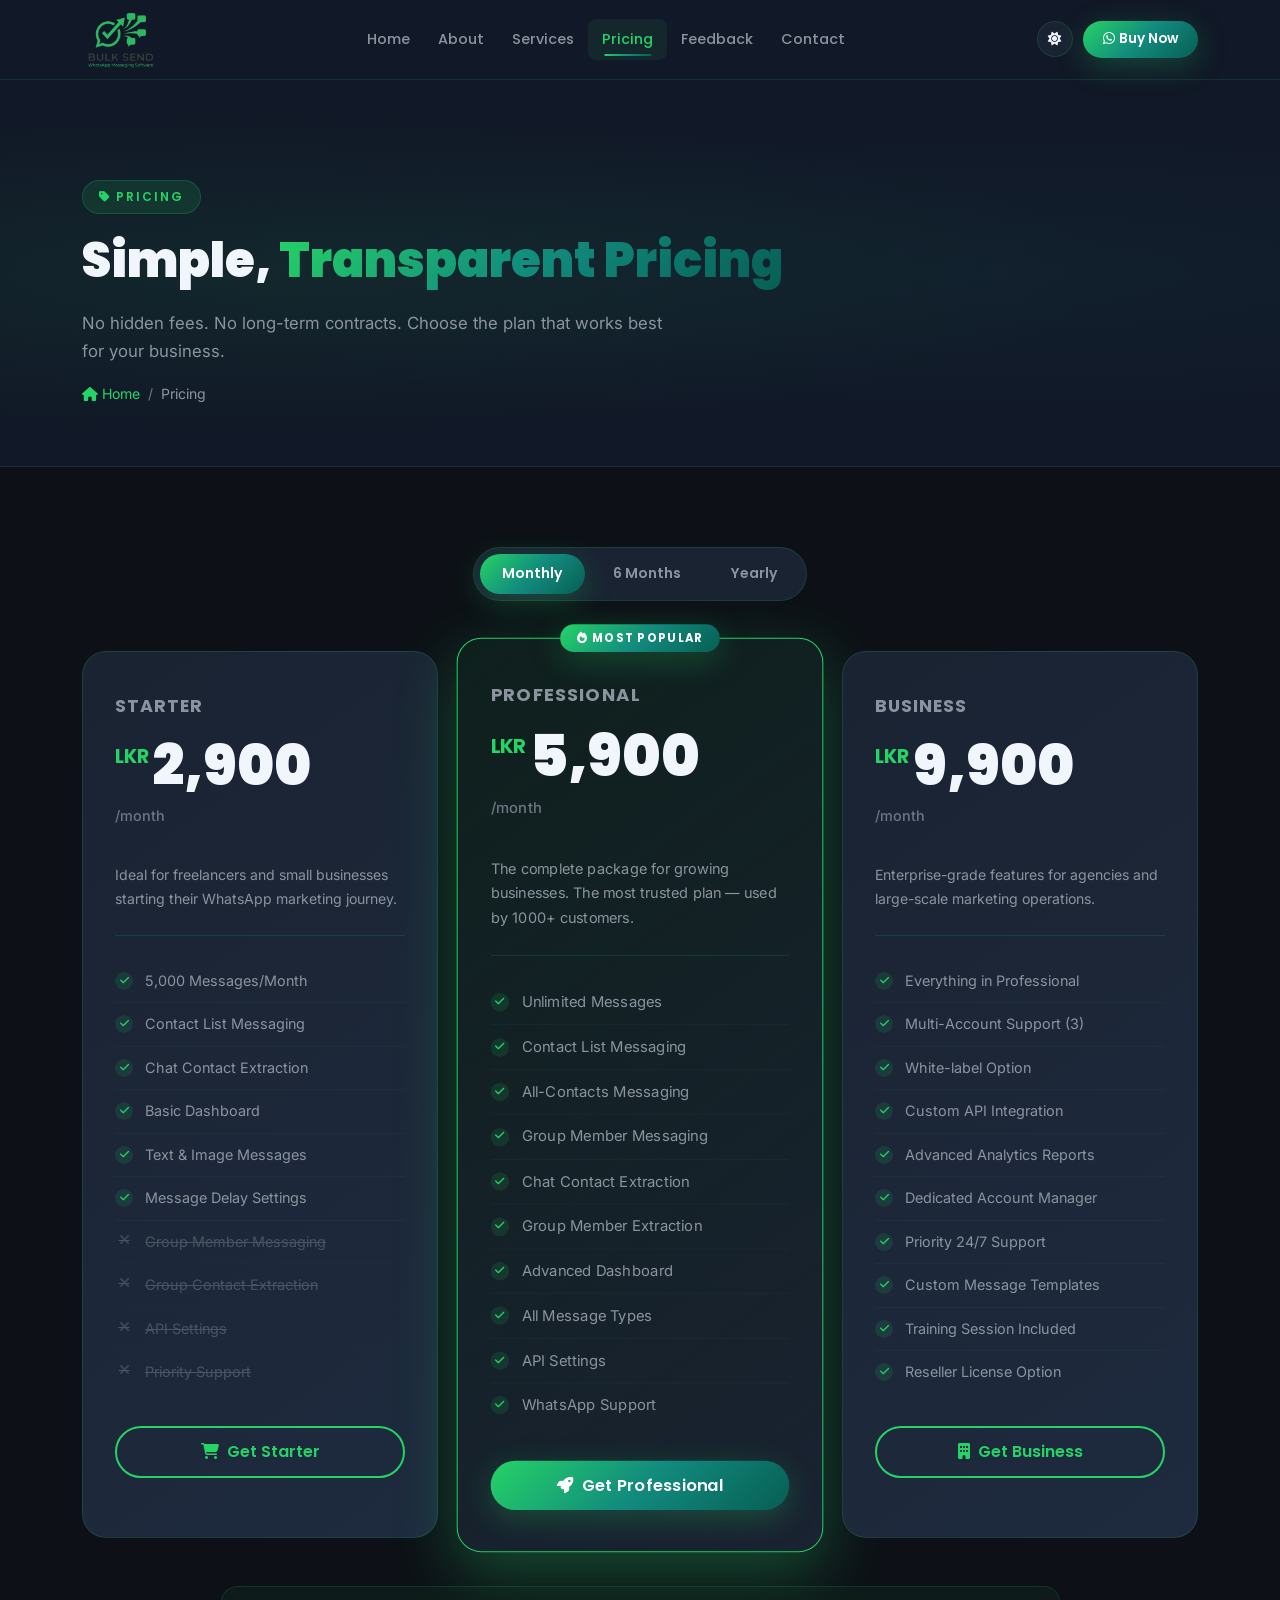
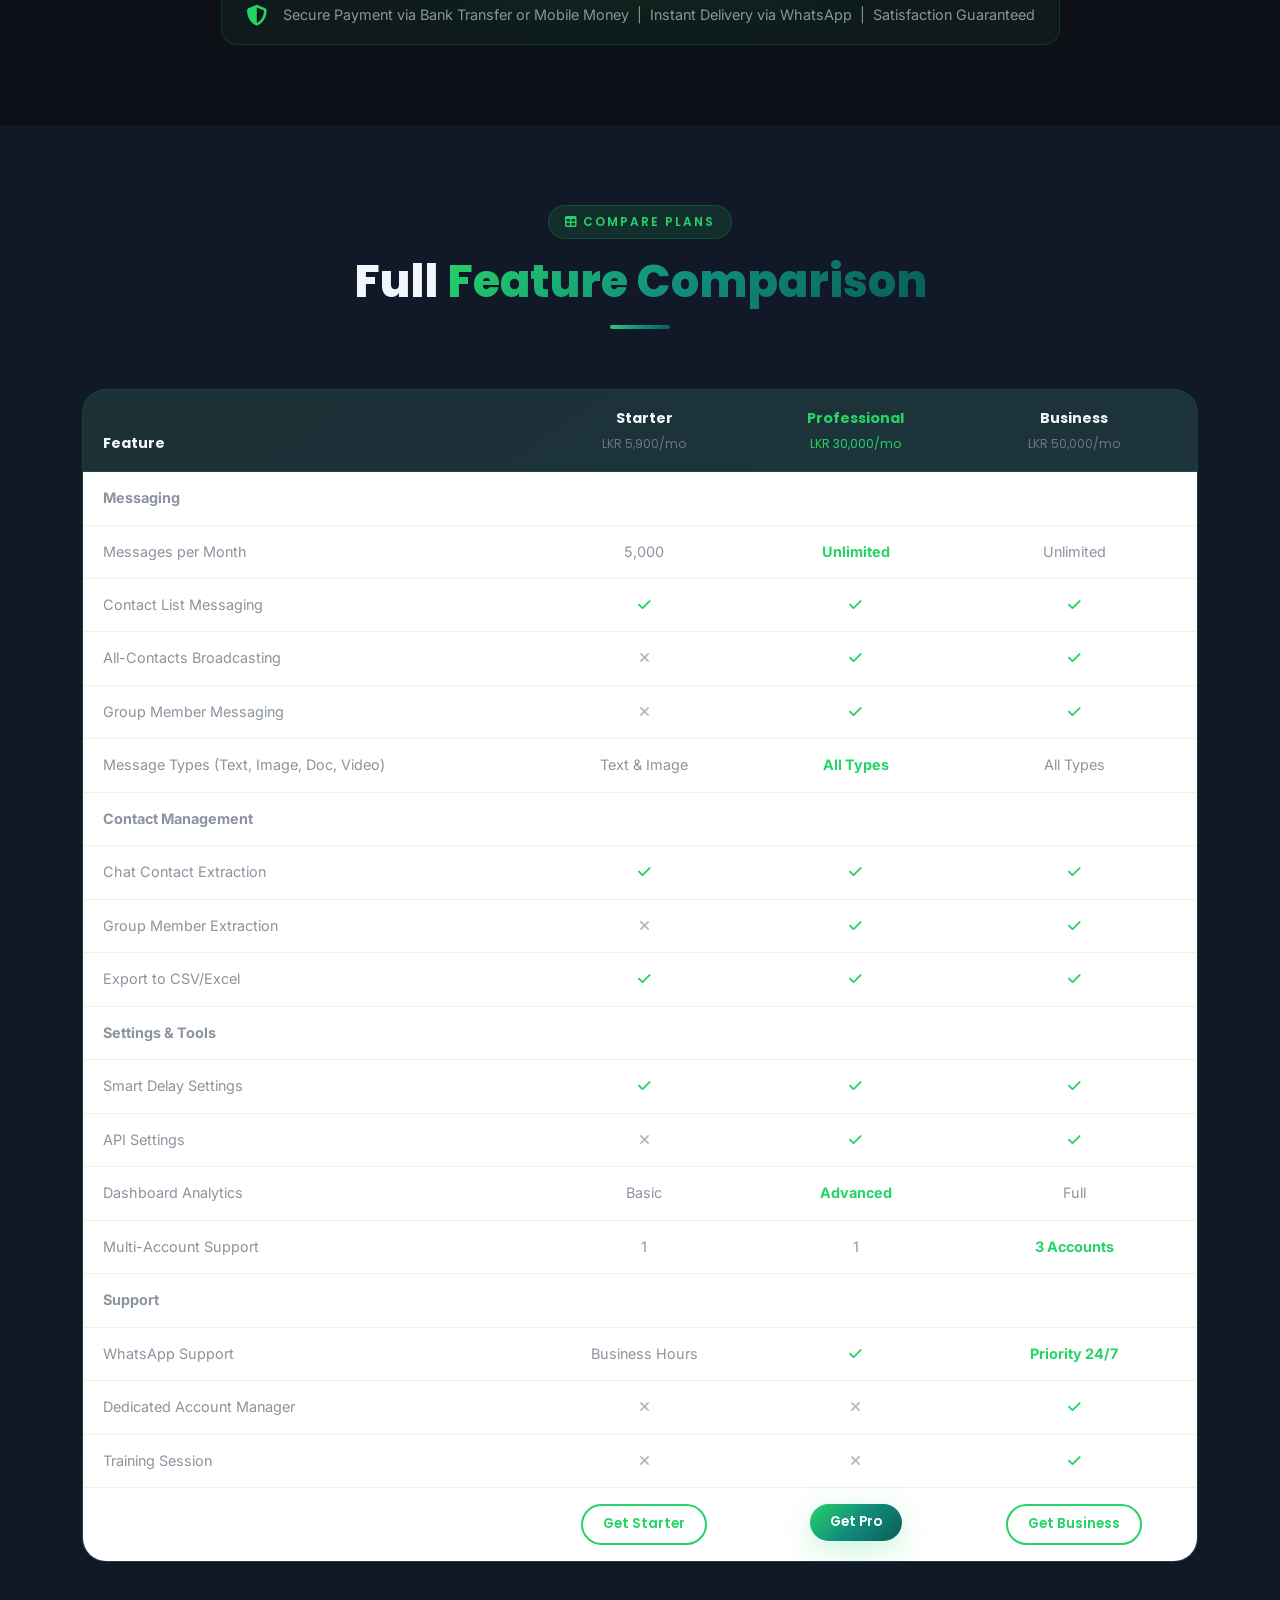
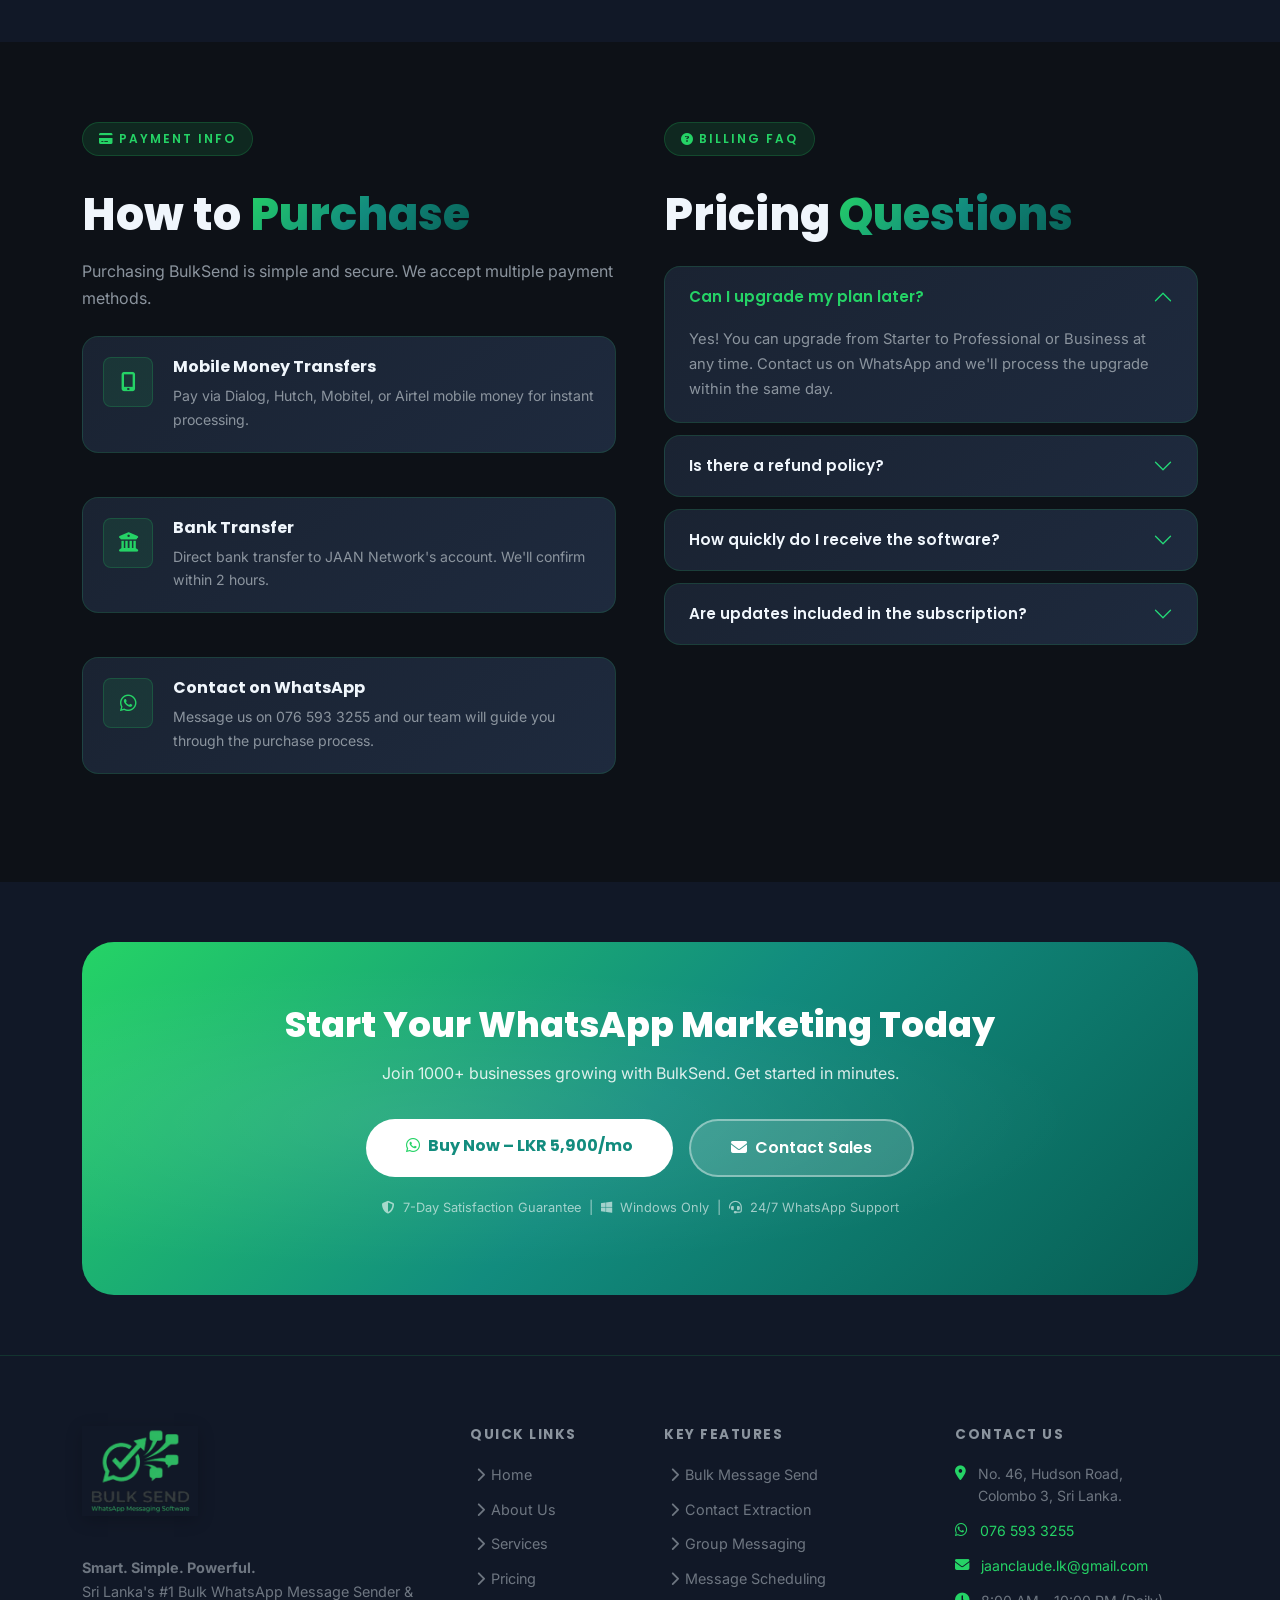
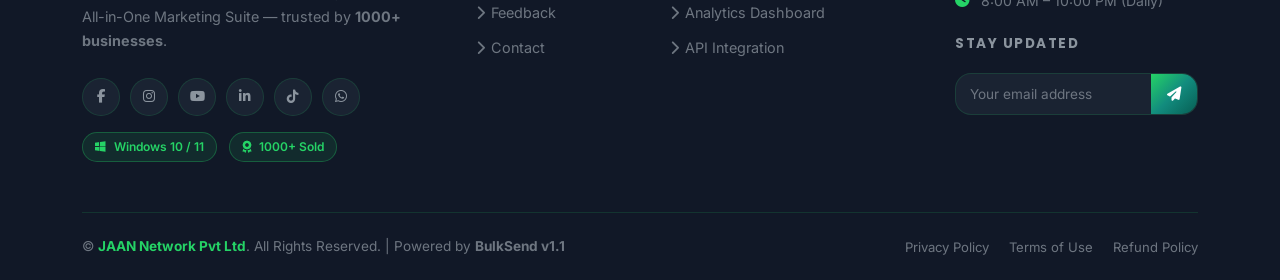
<file: pricing.html>
<!DOCTYPE html>
<html lang="en" data-theme="dark">
<head>
  <meta charset="UTF-8" />
  <meta name="viewport" content="width=device-width, initial-scale=1.0" />

  <title>Pricing – BulkSend v1.1 – Plans & Pricing | JAAN Network</title>
  <meta name="description" content="Flexible pricing for BulkSend v1.1 — Starter, Professional, and Business plans. Choose monthly, 6-month or yearly billing." />

  <link rel="icon" type="image/x-icon" href="assets/images/favicon.ico" />
  <link rel="stylesheet" href="https://cdn.jsdelivr.net/npm/bootstrap@5.3.3/dist/css/bootstrap.min.css" />
  <link rel="stylesheet" href="https://cdnjs.cloudflare.com/ajax/libs/font-awesome/6.5.1/css/all.min.css" />
  <link rel="stylesheet" href="https://cdn.jsdelivr.net/npm/aos@2.3.4/dist/aos.css" />
  <link rel="stylesheet" href="assets/css/style.css" />
</head>
<body>

  <!-- Page Loader -->
  <div id="page-loader">
    <div class="loader-inner">
      <img src="assets/images/logo.png" class="loader-logo-img" alt="BulkSend logo" loading="eager" />
      <div class="loader-spinner"></div>
    </div>
  </div>

  <!-- Navbar placeholder (injected from header.html / assets/js/main.js) -->
  <div id="navbar-placeholder"></div>

  <!-- Page Header -->
  <header class="page-header">
    <div class="container">
      <div class="row align-items-center">
        <div class="col-lg-8" data-aos="fade-right">
          <span class="section-badge mb-3 d-inline-block"><i class="fas fa-tag me-1"></i>Pricing</span>
          <h1>Simple, <span class="text-gradient">Transparent Pricing</span></h1>
          <p style="color:var(--text-secondary); font-size:1.05rem; max-width:600px; margin-top:12px;">
            No hidden fees. No long-term contracts. Choose the plan that works best for your business.
          </p>
          <nav aria-label="breadcrumb" class="mt-3">
            <ol class="breadcrumb">
              <li class="breadcrumb-item"><a href="index.html"><i class="fas fa-home me-1"></i>Home</a></li>
              <li class="breadcrumb-item active" aria-current="page">Pricing</li>
            </ol>
          </nav>
        </div>
      </div>
    </div>
  </header>

  <!-- ============================================================
       PRICING PLANS
       ============================================================ -->
  <section class="pricing-section" style="padding:80px 0;">
    <div class="container">
      <!-- Duration Toggle: Monthly / 6 Months / Yearly -->
      <div class="text-center mb-4" data-aos="fade-up">
        <div class="pricing-toggle-wrap" id="pricingDurationWrap">
          <span class="pricing-toggle-label active" data-duration="monthly">Monthly</span>
          <span class="pricing-toggle-label" data-duration="6months">6 Months</span>
          <span class="pricing-toggle-label" data-duration="yearly">Yearly</span>
        </div>
        <span class="save-badge" id="saveBadge" style="display:none; margin-top:10px;"></span>
      </div>

      <div class="row g-4 align-items-stretch">
        <!-- Starter -->
        <div class="col-lg-4" data-aos="fade-up" data-aos-delay="0">
          <div class="pricing-card h-100">
            <div class="pricing-plan-name">Starter</div>
            <div class="pricing-price">
              <span class="pricing-currency">LKR</span>
              <span class="pricing-amount" id="price-basic">5,900</span>
            </div>
            <span class="pricing-period" id="period-basic">/month</span>
            <div class="pricing-per-month" id="permonth-basic"></div>
            <p class="pricing-desc">Ideal for freelancers and small businesses starting their WhatsApp marketing journey.</p>
            <ul class="pricing-features">
              <li><i class="fas fa-check"></i> 5,000 Messages/Month</li>
              <li><i class="fas fa-check"></i> Contact List Messaging</li>
              <li><i class="fas fa-check"></i> Chat Contact Extraction</li>
              <li><i class="fas fa-check"></i> Basic Dashboard</li>
              <li><i class="fas fa-check"></i> Text &amp; Image Messages</li>
              <li><i class="fas fa-check"></i> Message Delay Settings</li>
              <li class="disabled"><i class="fas fa-times"></i> Group Member Messaging</li>
              <li class="disabled"><i class="fas fa-times"></i> Group Contact Extraction</li>
              <li class="disabled"><i class="fas fa-times"></i> API Settings</li>
              <li class="disabled"><i class="fas fa-times"></i> Priority Support</li>
            </ul>
            <a href="contact.html" class="btn btn-outline-custom w-100">
              <i class="fas fa-shopping-cart me-2"></i>Get Starter
            </a>
          </div>
        </div>

        <!-- Professional -->
        <div class="col-lg-4" data-aos="fade-up" data-aos-delay="150">
          <div class="pricing-card featured h-100">
            <div class="popular-badge"><i class="fas fa-fire me-1"></i>Most Popular</div>
            <div class="pricing-plan-name">Professional</div>
            <div class="pricing-price">
              <span class="pricing-currency">LKR</span>
              <span class="pricing-amount" id="price-pro">30,000</span>
            </div>
            <span class="pricing-period" id="period-pro">/month</span>
            <div class="pricing-per-month" id="permonth-pro"></div>
            <p class="pricing-desc">The complete package for growing businesses. The most trusted plan — used by 1000+ customers.</p>
            <ul class="pricing-features">
              <li><i class="fas fa-check"></i> Unlimited Messages</li>
              <li><i class="fas fa-check"></i> Contact List Messaging</li>
              <li><i class="fas fa-check"></i> All-Contacts Messaging</li>
              <li><i class="fas fa-check"></i> Group Member Messaging</li>
              <li><i class="fas fa-check"></i> Chat Contact Extraction</li>
              <li><i class="fas fa-check"></i> Group Member Extraction</li>
              <li><i class="fas fa-check"></i> Advanced Dashboard</li>
              <li><i class="fas fa-check"></i> All Message Types</li>
              <li><i class="fas fa-check"></i> API Settings</li>
              <li><i class="fas fa-check"></i> WhatsApp Support</li>
            </ul>
            <a href="contact.html" class="btn btn-primary-custom w-100">
              <i class="fas fa-rocket me-2"></i>Get Professional
            </a>
          </div>
        </div>

        <!-- Business -->
        <div class="col-lg-4" data-aos="fade-up" data-aos-delay="300">
          <div class="pricing-card h-100">
            <div class="pricing-plan-name">Business</div>
            <div class="pricing-price">
              <span class="pricing-currency">LKR</span>
              <span class="pricing-amount" id="price-business">50,000</span>
            </div>
            <span class="pricing-period" id="period-business">/month</span>
            <div class="pricing-per-month" id="permonth-business"></div>
            <p class="pricing-desc">Enterprise-grade features for agencies and large-scale marketing operations.</p>
            <ul class="pricing-features">
              <li><i class="fas fa-check"></i> Everything in Professional</li>
              <li><i class="fas fa-check"></i> Multi-Account Support (3)</li>
              <li><i class="fas fa-check"></i> White-label Option</li>
              <li><i class="fas fa-check"></i> Custom API Integration</li>
              <li><i class="fas fa-check"></i> Advanced Analytics Reports</li>
              <li><i class="fas fa-check"></i> Dedicated Account Manager</li>
              <li><i class="fas fa-check"></i> Priority 24/7 Support</li>
              <li><i class="fas fa-check"></i> Custom Message Templates</li>
              <li><i class="fas fa-check"></i> Training Session Included</li>
              <li><i class="fas fa-check"></i> Reseller License Option</li>
            </ul>
            <a href="contact.html" class="btn btn-outline-custom w-100">
              <i class="fas fa-building me-2"></i>Get Business
            </a>
          </div>
        </div>
      </div>

      <!-- Payment Info -->
      <div class="text-center mt-5" data-aos="fade-up">
        <div class="bg-glass d-inline-flex align-items-center gap-3 px-4 py-3">
          <i class="fas fa-shield-alt" style="color:var(--primary); font-size:1.3rem;"></i>
          <span style="font-size:0.9rem; color:var(--text-secondary);">Secure Payment via Bank Transfer or Mobile Money &nbsp;|&nbsp; Instant Delivery via WhatsApp &nbsp;|&nbsp; Satisfaction Guaranteed</span>
        </div>
      </div>
    </div>
  </section>

  <!-- ============================================================
       FEATURE COMPARISON TABLE
       ============================================================ -->
  <section style="padding:80px 0; background:var(--bg-section);">
    <div class="container">
      <div class="section-header" data-aos="fade-up">
        <span class="section-badge"><i class="fas fa-table me-1"></i>Compare Plans</span>
        <h2 class="section-title">Full <span>Feature Comparison</span></h2>
        <div class="divider"></div>
      </div>

      <div class="comparison-table" data-aos="fade-up">
        <div class="table-responsive">
          <table class="table table-borderless mb-0">
            <thead>
              <tr>
                <th style="width:40%;">Feature</th>
                <th class="text-center">Starter<br><small style="font-size:0.75rem; font-weight:400; color:var(--text-muted);">LKR 5,900/mo</small></th>
                <th class="text-center" style="color:var(--primary);">Professional<br><small style="font-size:0.75rem; font-weight:400;">LKR 30,000/mo</small></th>
                <th class="text-center">Business<br><small style="font-size:0.75rem; font-weight:400; color:var(--text-muted);">LKR 50,000/mo</small></th>
              </tr>
            </thead>
            <tbody>
              <tr><td><strong>Messaging</strong></td><td></td><td></td><td></td></tr>
              <tr>
                <td>Messages per Month</td>
                <td class="text-center">5,000</td>
                <td class="text-center" style="color:var(--primary); font-weight:700;">Unlimited</td>
                <td class="text-center">Unlimited</td>
              </tr>
              <tr>
                <td>Contact List Messaging</td>
                <td class="text-center"><i class="fas fa-check check-yes"></i></td>
                <td class="text-center"><i class="fas fa-check check-yes"></i></td>
                <td class="text-center"><i class="fas fa-check check-yes"></i></td>
              </tr>
              <tr>
                <td>All-Contacts Broadcasting</td>
                <td class="text-center"><i class="fas fa-times check-no"></i></td>
                <td class="text-center"><i class="fas fa-check check-yes"></i></td>
                <td class="text-center"><i class="fas fa-check check-yes"></i></td>
              </tr>
              <tr>
                <td>Group Member Messaging</td>
                <td class="text-center"><i class="fas fa-times check-no"></i></td>
                <td class="text-center"><i class="fas fa-check check-yes"></i></td>
                <td class="text-center"><i class="fas fa-check check-yes"></i></td>
              </tr>
              <tr>
                <td>Message Types (Text, Image, Doc, Video)</td>
                <td class="text-center">Text &amp; Image</td>
                <td class="text-center" style="color:var(--primary); font-weight:700;">All Types</td>
                <td class="text-center">All Types</td>
              </tr>
              <tr><td><strong>Contact Management</strong></td><td></td><td></td><td></td></tr>
              <tr>
                <td>Chat Contact Extraction</td>
                <td class="text-center"><i class="fas fa-check check-yes"></i></td>
                <td class="text-center"><i class="fas fa-check check-yes"></i></td>
                <td class="text-center"><i class="fas fa-check check-yes"></i></td>
              </tr>
              <tr>
                <td>Group Member Extraction</td>
                <td class="text-center"><i class="fas fa-times check-no"></i></td>
                <td class="text-center"><i class="fas fa-check check-yes"></i></td>
                <td class="text-center"><i class="fas fa-check check-yes"></i></td>
              </tr>
              <tr>
                <td>Export to CSV/Excel</td>
                <td class="text-center"><i class="fas fa-check check-yes"></i></td>
                <td class="text-center"><i class="fas fa-check check-yes"></i></td>
                <td class="text-center"><i class="fas fa-check check-yes"></i></td>
              </tr>
              <tr><td><strong>Settings &amp; Tools</strong></td><td></td><td></td><td></td></tr>
              <tr>
                <td>Smart Delay Settings</td>
                <td class="text-center"><i class="fas fa-check check-yes"></i></td>
                <td class="text-center"><i class="fas fa-check check-yes"></i></td>
                <td class="text-center"><i class="fas fa-check check-yes"></i></td>
              </tr>
              <tr>
                <td>API Settings</td>
                <td class="text-center"><i class="fas fa-times check-no"></i></td>
                <td class="text-center"><i class="fas fa-check check-yes"></i></td>
                <td class="text-center"><i class="fas fa-check check-yes"></i></td>
              </tr>
              <tr>
                <td>Dashboard Analytics</td>
                <td class="text-center">Basic</td>
                <td class="text-center" style="color:var(--primary); font-weight:700;">Advanced</td>
                <td class="text-center">Full</td>
              </tr>
              <tr>
                <td>Multi-Account Support</td>
                <td class="text-center">1</td>
                <td class="text-center">1</td>
                <td class="text-center" style="color:var(--primary); font-weight:700;">3 Accounts</td>
              </tr>
              <tr><td><strong>Support</strong></td><td></td><td></td><td></td></tr>
              <tr>
                <td>WhatsApp Support</td>
                <td class="text-center">Business Hours</td>
                <td class="text-center"><i class="fas fa-check check-yes"></i></td>
                <td class="text-center" style="color:var(--primary); font-weight:700;">Priority 24/7</td>
              </tr>
              <tr>
                <td>Dedicated Account Manager</td>
                <td class="text-center"><i class="fas fa-times check-no"></i></td>
                <td class="text-center"><i class="fas fa-times check-no"></i></td>
                <td class="text-center"><i class="fas fa-check check-yes"></i></td>
              </tr>
              <tr>
                <td>Training Session</td>
                <td class="text-center"><i class="fas fa-times check-no"></i></td>
                <td class="text-center"><i class="fas fa-times check-no"></i></td>
                <td class="text-center"><i class="fas fa-check check-yes"></i></td>
              </tr>
              <tr>
                <td></td>
                <td class="text-center py-3"><a href="contact.html" class="btn btn-outline-custom btn-sm">Get Starter</a></td>
                <td class="text-center py-3"><a href="contact.html" class="btn btn-primary-custom btn-sm">Get Pro</a></td>
                <td class="text-center py-3"><a href="contact.html" class="btn btn-outline-custom btn-sm">Get Business</a></td>
              </tr>
            </tbody>
          </table>
        </div>
      </div>
    </div>
  </section>

  <!-- ============================================================
       FAQ & PAYMENT
       ============================================================ -->
  <section style="padding:80px 0; background:var(--bg-body);">
    <div class="container">
      <div class="row g-5 align-items-start">
        <div class="col-lg-6" data-aos="fade-right">
          <span class="section-badge"><i class="fas fa-credit-card me-1"></i>Payment Info</span>
          <h2 class="section-title mt-3">How to <span>Purchase</span></h2>
          <p>Purchasing BulkSend is simple and secure. We accept multiple payment methods.</p>

          <div style="display:flex; flex-direction:column; gap:16px; margin-top:24px;">
            <div class="why-item">
              <div class="why-icon"><i class="fas fa-mobile-alt"></i></div>
              <div class="why-content">
                <h5>Mobile Money Transfers</h5>
                <p>Pay via Dialog, Hutch, Mobitel, or Airtel mobile money for instant processing.</p>
              </div>
            </div>
            <div class="why-item">
              <div class="why-icon"><i class="fas fa-university"></i></div>
              <div class="why-content">
                <h5>Bank Transfer</h5>
                <p>Direct bank transfer to JAAN Network's account. We'll confirm within 2 hours.</p>
              </div>
            </div>
            <div class="why-item">
              <div class="why-icon"><i class="fab fa-whatsapp"></i></div>
              <div class="why-content">
                <h5>Contact on WhatsApp</h5>
                <p>Message us on 076 593 3255 and our team will guide you through the purchase process.</p>
              </div>
            </div>
          </div>
        </div>

        <div class="col-lg-6" data-aos="fade-left">
          <span class="section-badge"><i class="fas fa-question-circle me-1"></i>Billing FAQ</span>
          <h2 class="section-title mt-3">Pricing <span>Questions</span></h2>

          <div class="accordion mt-4" id="pricingFaq">
            <div class="accordion-item">
              <h2 class="accordion-header">
                <button class="accordion-button" type="button" data-bs-toggle="collapse" data-bs-target="#pf1">
                  Can I upgrade my plan later?
                </button>
              </h2>
              <div id="pf1" class="accordion-collapse collapse show" data-bs-parent="#pricingFaq">
                <div class="accordion-body">Yes! You can upgrade from Starter to Professional or Business at any time. Contact us on WhatsApp and we'll process the upgrade within the same day.</div>
              </div>
            </div>
            <div class="accordion-item">
              <h2 class="accordion-header">
                <button class="accordion-button collapsed" type="button" data-bs-toggle="collapse" data-bs-target="#pf2">
                  Is there a refund policy?
                </button>
              </h2>
              <div id="pf2" class="accordion-collapse collapse" data-bs-parent="#pricingFaq">
                <div class="accordion-body">We offer a 7-day satisfaction guarantee. If BulkSend doesn't work as advertised on your device, we'll provide a full refund or resolve the issue immediately.</div>
              </div>
            </div>
            <div class="accordion-item">
              <h2 class="accordion-header">
                <button class="accordion-button collapsed" type="button" data-bs-toggle="collapse" data-bs-target="#pf3">
                  How quickly do I receive the software?
                </button>
              </h2>
              <div id="pf3" class="accordion-collapse collapse" data-bs-parent="#pricingFaq">
                <div class="accordion-body">After payment confirmation, we deliver the software via WhatsApp within 30 minutes during business hours. Night orders are processed first thing in the morning.</div>
              </div>
            </div>
            <div class="accordion-item">
              <h2 class="accordion-header">
                <button class="accordion-button collapsed" type="button" data-bs-toggle="collapse" data-bs-target="#pf4">
                  Are updates included in the subscription?
                </button>
              </h2>
              <div id="pf4" class="accordion-collapse collapse" data-bs-parent="#pricingFaq">
                <div class="accordion-body">Yes! All updates are included at no extra cost for active subscribers. We notify you via WhatsApp when new versions are available.</div>
              </div>
            </div>
          </div>
        </div>
      </div>
    </div>
  </section>

  <!-- CTA Section -->
  <section style="padding:60px 0; background:var(--bg-section);">
    <div class="container">
      <div class="newsletter-wrapper" data-aos="zoom-in">
        <h2 style="color:white; font-size:clamp(1.5rem,4vw,2.2rem); font-weight:800; margin-bottom:12px;">
          Start Your WhatsApp Marketing Today
        </h2>
        <p style="color:rgba(255,255,255,0.85); margin-bottom:32px;">
          Join 1000+ businesses growing with BulkSend. Get started in minutes.
        </p>
        <div class="d-flex gap-3 justify-content-center flex-wrap">
          <a href="https://wa.me/94765933255?text=Hi! I want to purchase BulkSend v1.1 Professional Plan" class="btn btn-white btn-lg" target="_blank">
            <i class="fab fa-whatsapp me-2" style="color:var(--primary);"></i>Buy Now – LKR 5,900/mo
          </a>
          <a href="contact.html" class="btn btn-lg" style="background:rgba(255,255,255,0.15); color:white; border:2px solid rgba(255,255,255,0.4); border-radius:50px;">
            <i class="fas fa-envelope me-2"></i>Contact Sales
          </a>
        </div>
        <p style="color:rgba(255,255,255,0.6); font-size:0.8rem; margin-top:20px;">
          <i class="fas fa-shield-alt me-1"></i> 7-Day Satisfaction Guarantee &nbsp;|&nbsp;
          <i class="fab fa-windows me-1"></i> Windows Only &nbsp;|&nbsp;
          <i class="fas fa-headset me-1"></i> 24/7 WhatsApp Support
        </p>
      </div>
    </div>
  </section>

  <!-- Footer placeholder (injected from footer.html / assets/js/main.js) -->
  <div id="footer-placeholder"></div>

  <button id="backToTop" aria-label="Back to top"><i class="fas fa-chevron-up"></i></button>

  <script src="https://cdn.jsdelivr.net/npm/bootstrap@5.3.3/dist/js/bootstrap.bundle.min.js"></script>
  <script src="https://cdn.jsdelivr.net/npm/aos@2.3.4/dist/aos.js"></script>
  <script src="assets/js/main.js"></script>
</body>
</html>
</file>
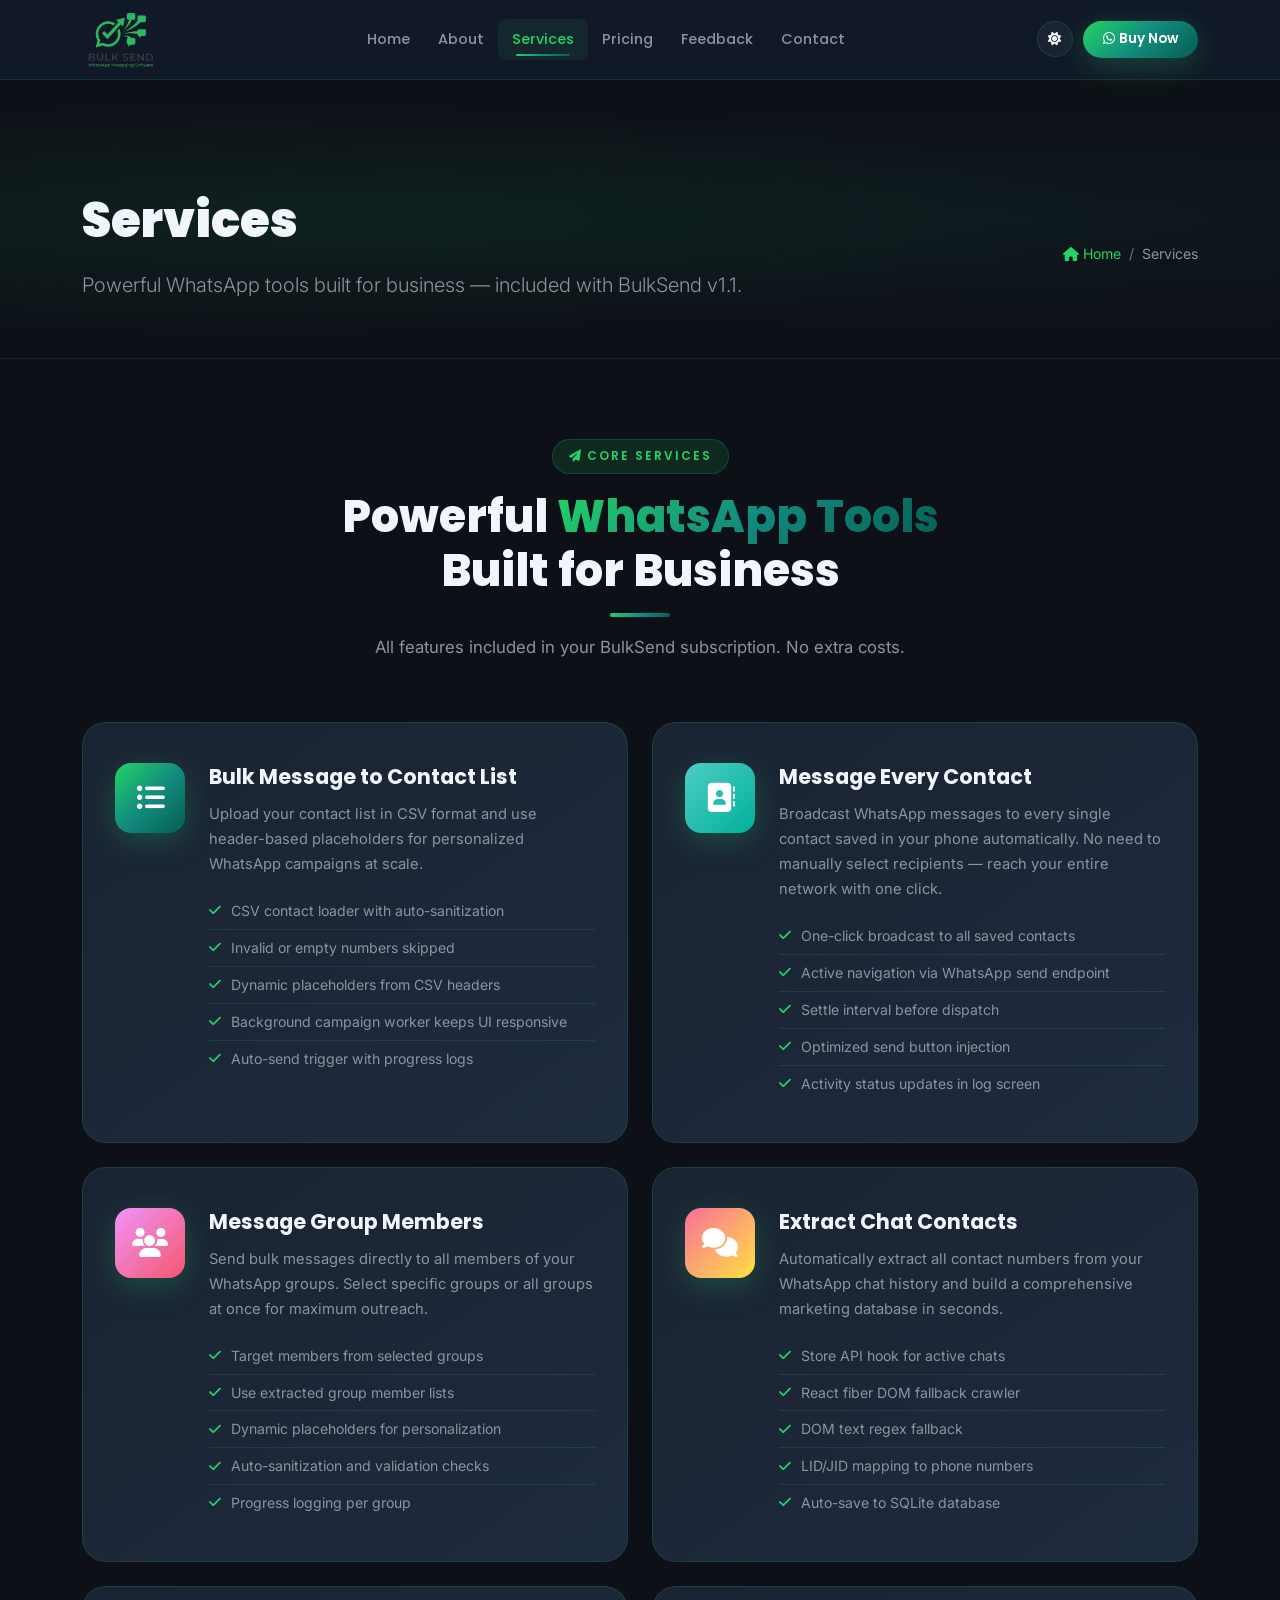
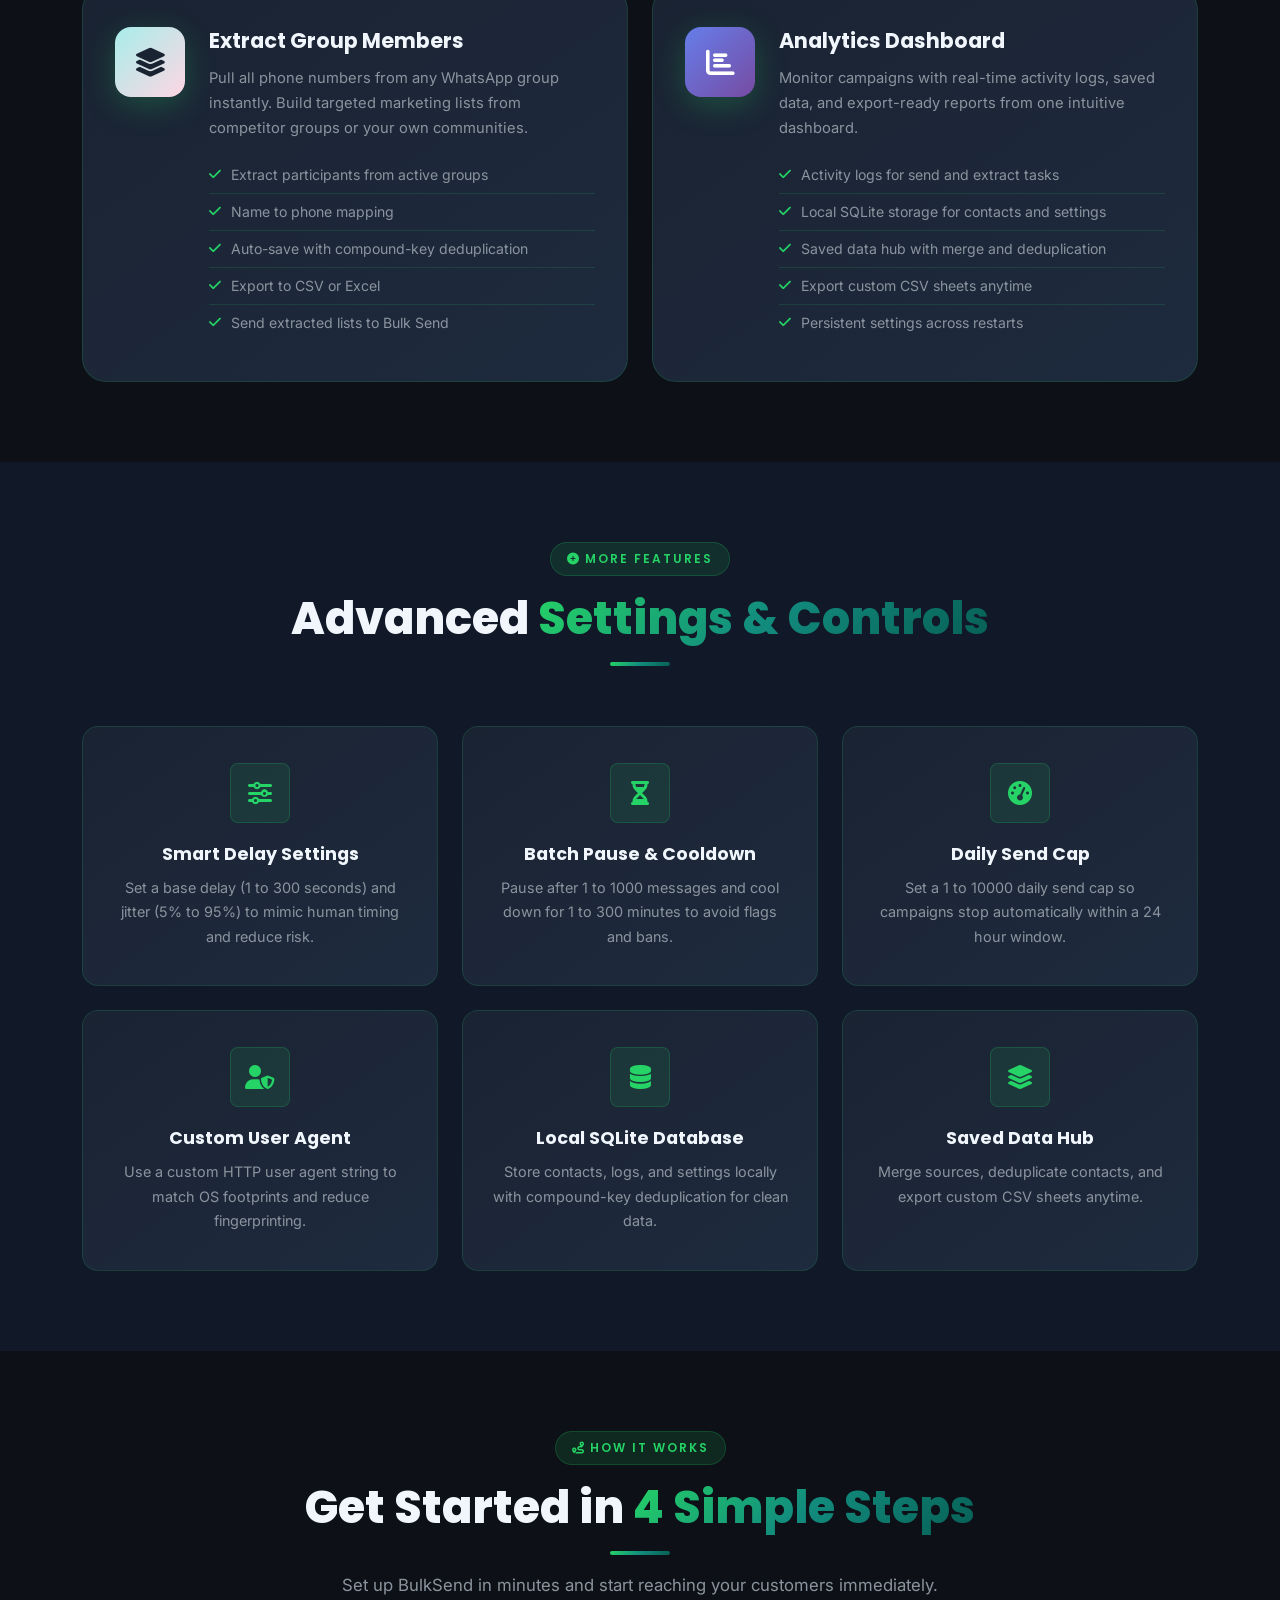
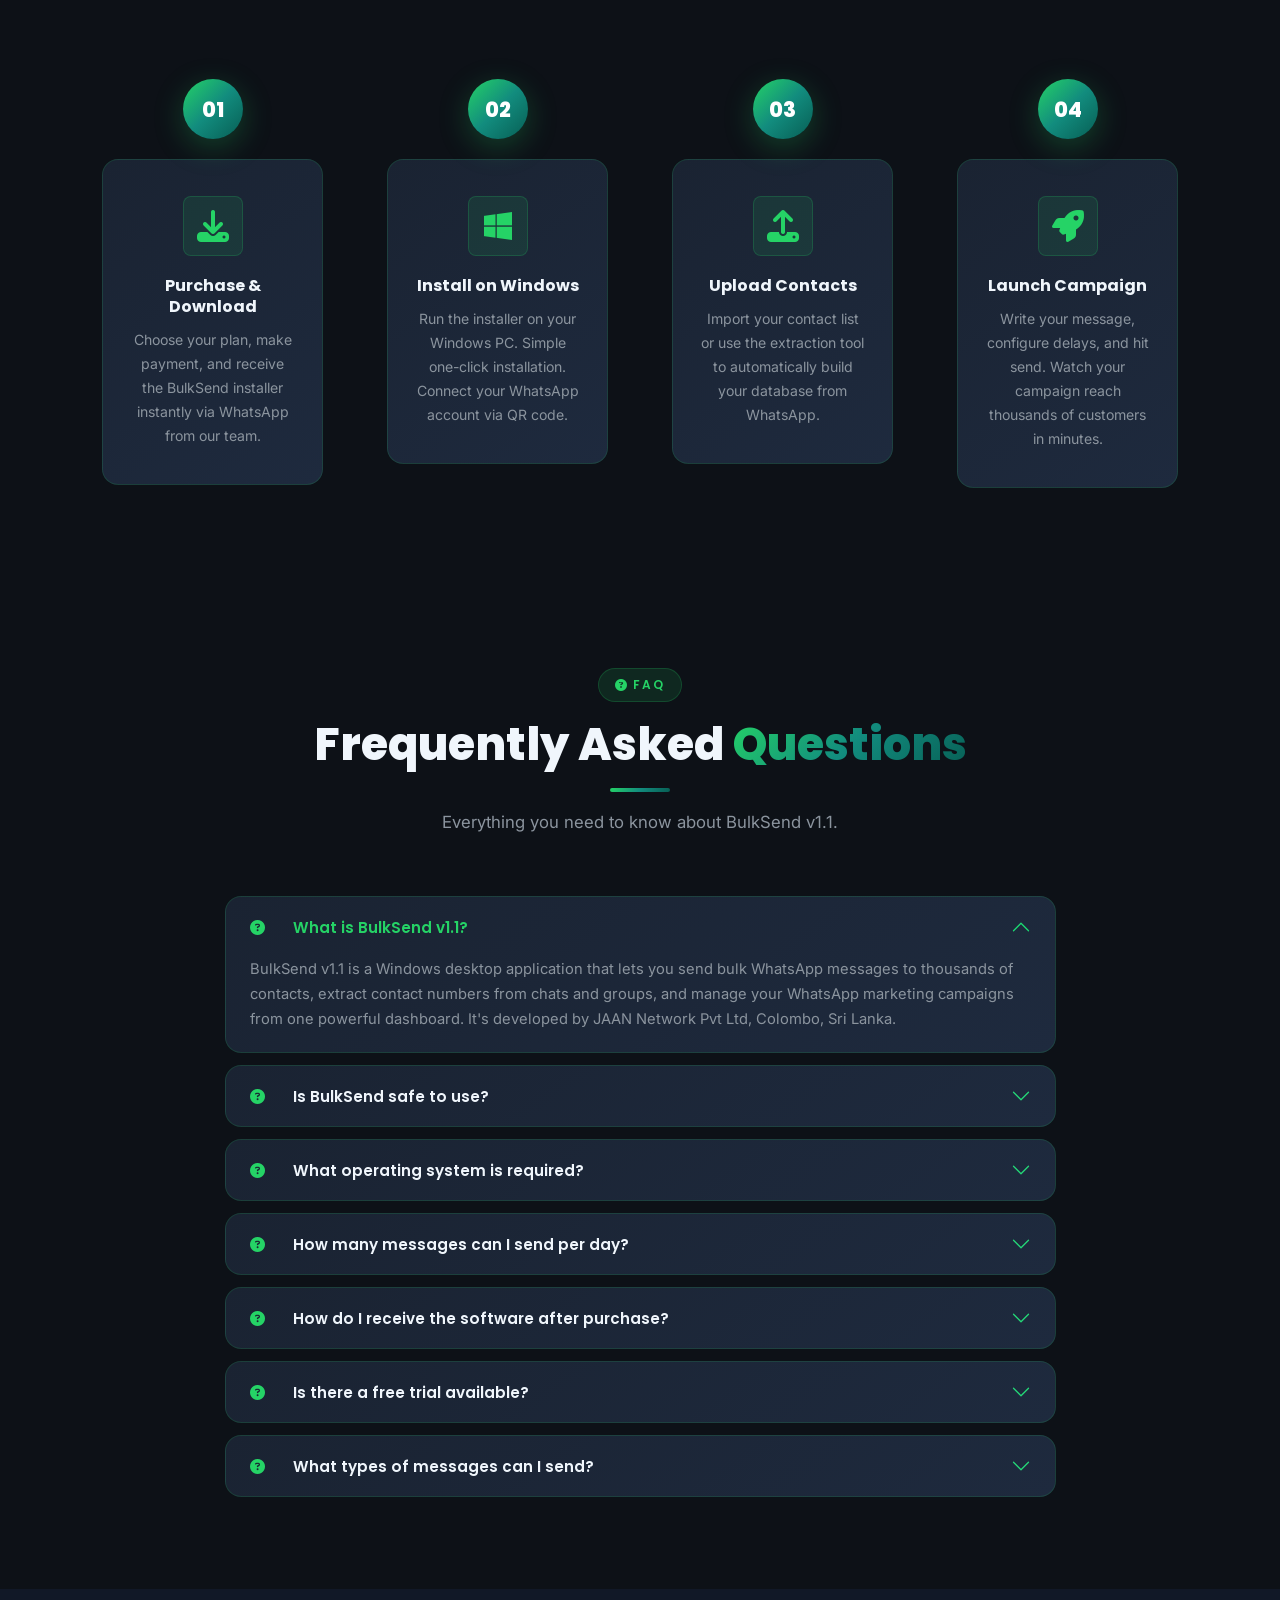
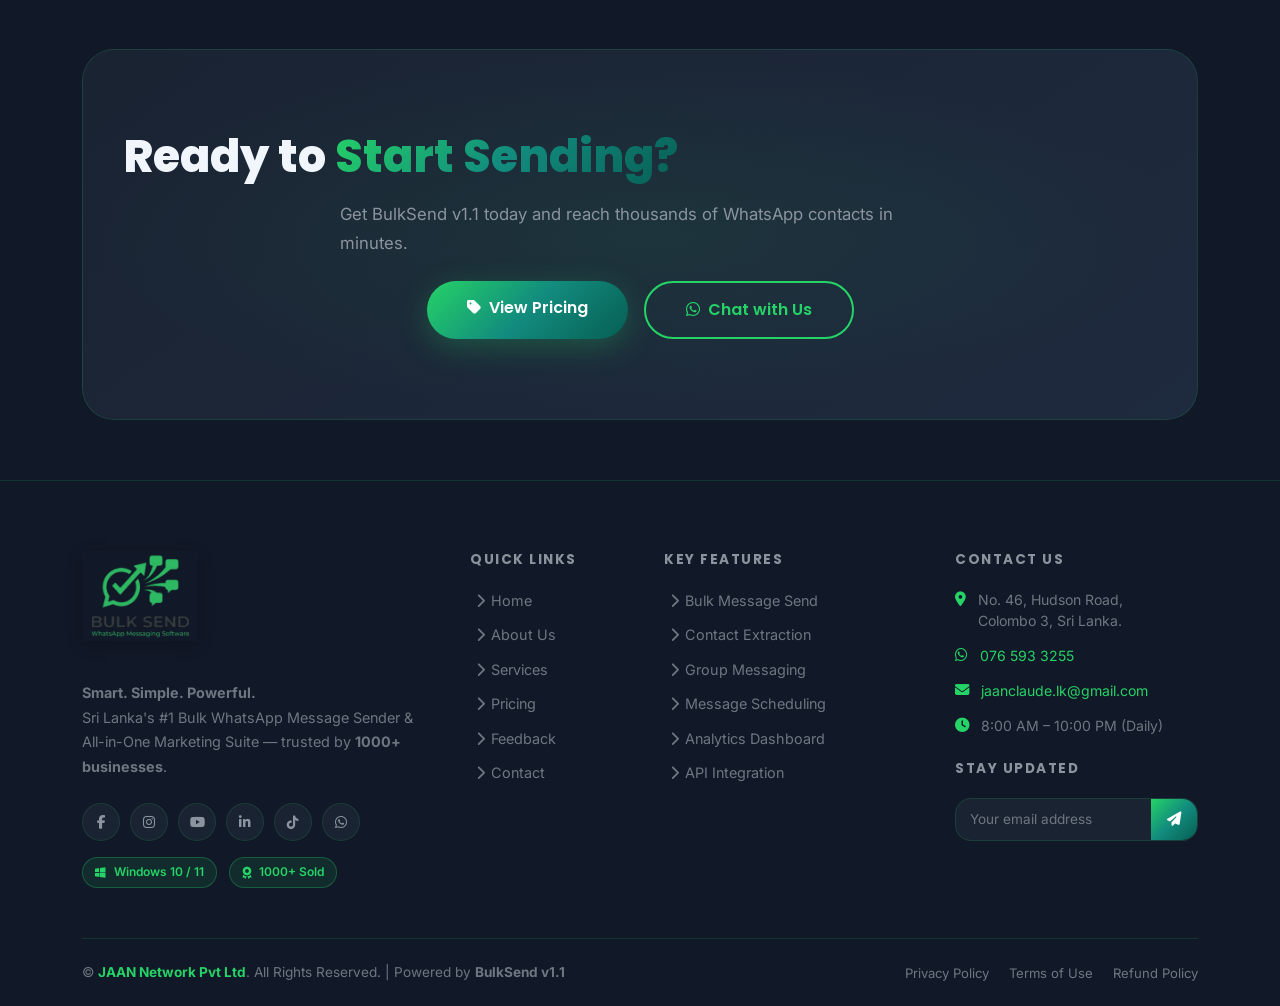
<file: services.html>
<!doctype html>
<html lang="en" data-theme="dark">
  <head>
    <meta charset="UTF-8" />
    <meta name="viewport" content="width=device-width, initial-scale=1.0" />

    <title>
      Services – BulkSend v1.1 – WhatsApp Marketing Suite | JAAN Network
    </title>
    <meta
      name="description"
      content="BulkSend v1.1 — Powerful WhatsApp marketing tools: bulk messaging, contact extraction, group messaging and analytics." />

    <link rel="icon" type="image/x-icon" href="assets/images/favicon.ico" />
    <link
      rel="stylesheet"
      href="https://cdn.jsdelivr.net/npm/bootstrap@5.3.3/dist/css/bootstrap.min.css" />
    <link
      rel="stylesheet"
      href="https://cdnjs.cloudflare.com/ajax/libs/font-awesome/6.5.1/css/all.min.css" />
    <link
      rel="stylesheet"
      href="https://cdn.jsdelivr.net/npm/aos@2.3.4/dist/aos.css" />
    <link rel="stylesheet" href="assets/css/style.css" />
  </head>
  <body>
    <!-- Page Loader -->
    <div id="page-loader">
      <div class="loader-inner">
        <img
          src="assets/images/logo.png"
          class="loader-logo-img"
          alt="BulkSend logo"
          loading="eager" />
        <div class="loader-spinner"></div>
      </div>
    </div>

    <!-- Navbar placeholder (injected from header.html / assets/js/main.js) -->
    <div id="navbar-placeholder"></div>

    <!-- Page header / breadcrumb -->
    <header
      class="page-header"
      style="padding: 110px 0 40px; background: var(--bg-hero)">
      <div class="container">
        <div class="row align-items-center">
          <div class="col-md-8">
            <h1 class="page-title">Services</h1>
            <p class="lead">
              Powerful WhatsApp tools built for business — included with
              BulkSend v1.1.
            </p>
          </div>
          <div class="col-md-4 text-md-end">
            <nav aria-label="breadcrumb">
              <ol class="breadcrumb justify-content-md-end mb-0">
                <li class="breadcrumb-item">
                  <a href="index.html"><i class="fas fa-home me-1"></i>Home</a>
                </li>
                <li class="breadcrumb-item active" aria-current="page">
                  Services
                </li>
              </ol>
            </nav>
          </div>
        </div>
      </div>
    </header>

    <!-- ============================================================
       SERVICES CARDS
       ============================================================ -->
    <section style="padding: 80px 0; background: var(--bg-body)">
      <div class="container">
        <div class="section-header" data-aos="fade-up">
          <span class="section-badge"
            ><i class="fas fa-paper-plane me-1"></i>Core Services</span
          >
          <h2 class="section-title">
            Powerful <span>WhatsApp Tools</span><br />Built for Business
          </h2>
          <div class="divider"></div>
          <p class="section-subtitle">
            All features included in your BulkSend subscription. No extra costs.
          </p>
        </div>

        <div class="row g-4">
          <!-- Service 1 -->
          <div class="col-lg-6" data-aos="fade-up" data-aos-delay="0">
            <div class="service-card">
              <div class="d-flex align-items-start gap-4">
                <div class="service-icon flex-shrink-0">
                  <i class="fas fa-list-ul"></i>
                </div>
                <div>
                  <h3>Bulk Message to Contact List</h3>
                  <p>
                    Upload your contact list in CSV format and use header-based
                    placeholders for personalized WhatsApp campaigns at scale.
                  </p>
                  <ul class="service-list">
                    <li>
                      <i class="fas fa-check"></i> CSV contact loader with
                      auto-sanitization
                    </li>
                    <li>
                      <i class="fas fa-check"></i> Invalid or empty numbers
                      skipped
                    </li>
                    <li>
                      <i class="fas fa-check"></i> Dynamic placeholders from CSV
                      headers
                    </li>
                    <li>
                      <i class="fas fa-check"></i> Background campaign worker
                      keeps UI responsive
                    </li>
                    <li>
                      <i class="fas fa-check"></i> Auto-send trigger with
                      progress logs
                    </li>
                  </ul>
                </div>
              </div>
            </div>
          </div>

          <!-- Service 2 -->
          <div class="col-lg-6" data-aos="fade-up" data-aos-delay="100">
            <div class="service-card">
              <div class="d-flex align-items-start gap-4">
                <div
                  class="service-icon flex-shrink-0"
                  style="background: linear-gradient(135deg, #4ecdc4, #00b09b)">
                  <i class="fas fa-address-book"></i>
                </div>
                <div>
                  <h3>Message Every Contact</h3>
                  <p>
                    Broadcast WhatsApp messages to every single contact saved in
                    your phone automatically. No need to manually select
                    recipients — reach your entire network with one click.
                  </p>
                  <ul class="service-list">
                    <li>
                      <i class="fas fa-check"></i> One-click broadcast to all
                      saved contacts
                    </li>
                    <li>
                      <i class="fas fa-check"></i> Active navigation via
                      WhatsApp send endpoint
                    </li>
                    <li>
                      <i class="fas fa-check"></i> Settle interval before
                      dispatch
                    </li>
                    <li>
                      <i class="fas fa-check"></i> Optimized send button
                      injection
                    </li>
                    <li>
                      <i class="fas fa-check"></i> Activity status updates in
                      log screen
                    </li>
                  </ul>
                </div>
              </div>
            </div>
          </div>

          <!-- Service 3 -->
          <div class="col-lg-6" data-aos="fade-up" data-aos-delay="200">
            <div class="service-card">
              <div class="d-flex align-items-start gap-4">
                <div
                  class="service-icon flex-shrink-0"
                  style="background: linear-gradient(135deg, #f093fb, #f5576c)">
                  <i class="fas fa-users"></i>
                </div>
                <div>
                  <h3>Message Group Members</h3>
                  <p>
                    Send bulk messages directly to all members of your WhatsApp
                    groups. Select specific groups or all groups at once for
                    maximum outreach.
                  </p>
                  <ul class="service-list">
                    <li>
                      <i class="fas fa-check"></i> Target members from selected
                      groups
                    </li>
                    <li>
                      <i class="fas fa-check"></i> Use extracted group member
                      lists
                    </li>
                    <li>
                      <i class="fas fa-check"></i> Dynamic placeholders for
                      personalization
                    </li>
                    <li>
                      <i class="fas fa-check"></i> Auto-sanitization and
                      validation checks
                    </li>
                    <li>
                      <i class="fas fa-check"></i> Progress logging per group
                    </li>
                  </ul>
                </div>
              </div>
            </div>
          </div>

          <!-- Service 4 -->
          <div class="col-lg-6" data-aos="fade-up" data-aos-delay="300">
            <div class="service-card">
              <div class="d-flex align-items-start gap-4">
                <div
                  class="service-icon flex-shrink-0"
                  style="background: linear-gradient(135deg, #fa709a, #fee140)">
                  <i class="fas fa-comments"></i>
                </div>
                <div>
                  <h3>Extract Chat Contacts</h3>
                  <p>
                    Automatically extract all contact numbers from your WhatsApp
                    chat history and build a comprehensive marketing database in
                    seconds.
                  </p>
                  <ul class="service-list">
                    <li>
                      <i class="fas fa-check"></i> Store API hook for active
                      chats
                    </li>
                    <li>
                      <i class="fas fa-check"></i> React fiber DOM fallback
                      crawler
                    </li>
                    <li>
                      <i class="fas fa-check"></i> DOM text regex fallback
                    </li>
                    <li>
                      <i class="fas fa-check"></i> LID/JID mapping to phone
                      numbers
                    </li>
                    <li>
                      <i class="fas fa-check"></i> Auto-save to SQLite database
                    </li>
                  </ul>
                </div>
              </div>
            </div>
          </div>

          <!-- Service 5 -->
          <div class="col-lg-6" data-aos="fade-up" data-aos-delay="400">
            <div class="service-card">
              <div class="d-flex align-items-start gap-4">
                <div
                  class="service-icon flex-shrink-0"
                  style="background: linear-gradient(135deg, #a8edea, #fed6e3)">
                  <i class="fas fa-layer-group" style="color: #1a2332"></i>
                </div>
                <div>
                  <h3>Extract Group Members</h3>
                  <p>
                    Pull all phone numbers from any WhatsApp group instantly.
                    Build targeted marketing lists from competitor groups or
                    your own communities.
                  </p>
                  <ul class="service-list">
                    <li>
                      <i class="fas fa-check"></i> Extract participants from
                      active groups
                    </li>
                    <li><i class="fas fa-check"></i> Name to phone mapping</li>
                    <li>
                      <i class="fas fa-check"></i> Auto-save with compound-key
                      deduplication
                    </li>
                    <li><i class="fas fa-check"></i> Export to CSV or Excel</li>
                    <li>
                      <i class="fas fa-check"></i> Send extracted lists to Bulk
                      Send
                    </li>
                  </ul>
                </div>
              </div>
            </div>
          </div>

          <!-- Service 6 -->
          <div class="col-lg-6" data-aos="fade-up" data-aos-delay="500">
            <div class="service-card">
              <div class="d-flex align-items-start gap-4">
                <div
                  class="service-icon flex-shrink-0"
                  style="background: linear-gradient(135deg, #667eea, #764ba2)">
                  <i class="fas fa-chart-bar"></i>
                </div>
                <div>
                  <h3>Analytics Dashboard</h3>
                  <p>
                    Monitor campaigns with real-time activity logs, saved data,
                    and export-ready reports from one intuitive dashboard.
                  </p>
                  <ul class="service-list">
                    <li>
                      <i class="fas fa-check"></i> Activity logs for send and
                      extract tasks
                    </li>
                    <li>
                      <i class="fas fa-check"></i> Local SQLite storage for
                      contacts and settings
                    </li>
                    <li>
                      <i class="fas fa-check"></i> Saved data hub with merge and
                      deduplication
                    </li>
                    <li>
                      <i class="fas fa-check"></i> Export custom CSV sheets
                      anytime
                    </li>
                    <li>
                      <i class="fas fa-check"></i> Persistent settings across
                      restarts
                    </li>
                  </ul>
                </div>
              </div>
            </div>
          </div>
        </div>
      </div>
    </section>

    <!-- ============================================================
       ADDITIONAL FEATURES
       ============================================================ -->
    <section style="padding: 80px 0; background: var(--bg-section)">
      <div class="container">
        <div class="section-header" data-aos="fade-up">
          <span class="section-badge"
            ><i class="fas fa-plus-circle me-1"></i>More Features</span
          >
          <h2 class="section-title">
            Advanced <span>Settings &amp; Controls</span>
          </h2>
          <div class="divider"></div>
        </div>
        <div class="row g-4">
          <div class="col-md-4" data-aos="fade-up" data-aos-delay="0">
            <div class="feature-card text-center">
              <div class="feature-icon mx-auto">
                <i class="fas fa-sliders-h"></i>
              </div>
              <h4>Smart Delay Settings</h4>
              <p>
                Set a base delay (1 to 300 seconds) and jitter (5% to 95%) to
                mimic human timing and reduce risk.
              </p>
            </div>
          </div>
          <div class="col-md-4" data-aos="fade-up" data-aos-delay="100">
            <div class="feature-card text-center">
              <div class="feature-icon mx-auto">
                <i class="fas fa-hourglass-half"></i>
              </div>
              <h4>Batch Pause &amp; Cooldown</h4>
              <p>
                Pause after 1 to 1000 messages and cool down for 1 to 300
                minutes to avoid flags and bans.
              </p>
            </div>
          </div>
          <div class="col-md-4" data-aos="fade-up" data-aos-delay="200">
            <div class="feature-card text-center">
              <div class="feature-icon mx-auto">
                <i class="fas fa-tachometer-alt"></i>
              </div>
              <h4>Daily Send Cap</h4>
              <p>
                Set a 1 to 10000 daily send cap so campaigns stop automatically
                within a 24 hour window.
              </p>
            </div>
          </div>
          <div class="col-md-4" data-aos="fade-up" data-aos-delay="300">
            <div class="feature-card text-center">
              <div class="feature-icon mx-auto">
                <i class="fas fa-user-shield"></i>
              </div>
              <h4>Custom User Agent</h4>
              <p>
                Use a custom HTTP user agent string to match OS footprints and
                reduce fingerprinting.
              </p>
            </div>
          </div>
          <div class="col-md-4" data-aos="fade-up" data-aos-delay="400">
            <div class="feature-card text-center">
              <div class="feature-icon mx-auto">
                <i class="fas fa-database"></i>
              </div>
              <h4>Local SQLite Database</h4>
              <p>
                Store contacts, logs, and settings locally with compound-key
                deduplication for clean data.
              </p>
            </div>
          </div>
          <div class="col-md-4" data-aos="fade-up" data-aos-delay="500">
            <div class="feature-card text-center">
              <div class="feature-icon mx-auto">
                <i class="fas fa-layer-group"></i>
              </div>
              <h4>Saved Data Hub</h4>
              <p>
                Merge sources, deduplicate contacts, and export custom CSV
                sheets anytime.
              </p>
            </div>
          </div>
        </div>
      </div>
    </section>

    <!-- ============================================================
       PROCESS SECTION
       ============================================================ -->
    <section style="padding: 80px 0; background: var(--bg-body)">
      <div class="container">
        <div class="section-header" data-aos="fade-up">
          <span class="section-badge"
            ><i class="fas fa-route me-1"></i>How It Works</span
          >
          <h2 class="section-title">
            Get Started in <span>4 Simple Steps</span>
          </h2>
          <div class="divider"></div>
          <p class="section-subtitle">
            Set up BulkSend in minutes and start reaching your customers
            immediately.
          </p>
        </div>

        <div class="row g-4 justify-content-center">
          <div class="col-md-6 col-lg-3" data-aos="fade-up" data-aos-delay="0">
            <div class="process-step">
              <div class="process-step-number">01</div>
              <div class="feature-card text-center mt-3">
                <div class="feature-icon mx-auto" style="font-size: 2rem">
                  <i class="fas fa-download"></i>
                </div>
                <h5>Purchase &amp; Download</h5>
                <p>
                  Choose your plan, make payment, and receive the BulkSend
                  installer instantly via WhatsApp from our team.
                </p>
              </div>
            </div>
          </div>
          <div
            class="col-md-6 col-lg-3"
            data-aos="fade-up"
            data-aos-delay="150">
            <div class="process-step">
              <div class="process-step-number">02</div>
              <div class="feature-card text-center mt-3">
                <div class="feature-icon mx-auto" style="font-size: 2rem">
                  <i class="fab fa-windows"></i>
                </div>
                <h5>Install on Windows</h5>
                <p>
                  Run the installer on your Windows PC. Simple one-click
                  installation. Connect your WhatsApp account via QR code.
                </p>
              </div>
            </div>
          </div>
          <div
            class="col-md-6 col-lg-3"
            data-aos="fade-up"
            data-aos-delay="300">
            <div class="process-step">
              <div class="process-step-number">03</div>
              <div class="feature-card text-center mt-3">
                <div class="feature-icon mx-auto" style="font-size: 2rem">
                  <i class="fas fa-upload"></i>
                </div>
                <h5>Upload Contacts</h5>
                <p>
                  Import your contact list or use the extraction tool to
                  automatically build your database from WhatsApp.
                </p>
              </div>
            </div>
          </div>
          <div
            class="col-md-6 col-lg-3"
            data-aos="fade-up"
            data-aos-delay="450">
            <div class="process-step">
              <div class="process-step-number">04</div>
              <div class="feature-card text-center mt-3">
                <div class="feature-icon mx-auto" style="font-size: 2rem">
                  <i class="fas fa-rocket"></i>
                </div>
                <h5>Launch Campaign</h5>
                <p>
                  Write your message, configure delays, and hit send. Watch your
                  campaign reach thousands of customers in minutes.
                </p>
              </div>
            </div>
          </div>
        </div>
      </div>
    </section>

    <!-- ============================================================
       FAQ SECTION
       ============================================================ -->
    <section class="faq-section" style="padding: 80px 0">
      <div class="container">
        <div class="section-header" data-aos="fade-up">
          <span class="section-badge"
            ><i class="fas fa-question-circle me-1"></i>FAQ</span
          >
          <h2 class="section-title">Frequently Asked <span>Questions</span></h2>
          <div class="divider"></div>
          <p class="section-subtitle">
            Everything you need to know about BulkSend v1.1.
          </p>
        </div>

        <div class="row justify-content-center">
          <div class="col-lg-9" data-aos="fade-up">
            <div class="accordion" id="faqAccordion">
              <div class="accordion-item">
                <h2 class="accordion-header">
                  <button
                    class="accordion-button"
                    type="button"
                    data-bs-toggle="collapse"
                    data-bs-target="#faq1">
                    <i
                      class="fas fa-question-circle me-3"
                      style="color: var(--primary)"></i>
                    What is BulkSend v1.1?
                  </button>
                </h2>
                <div
                  id="faq1"
                  class="accordion-collapse collapse show"
                  data-bs-parent="#faqAccordion">
                  <div class="accordion-body">
                    BulkSend v1.1 is a Windows desktop application that lets you
                    send bulk WhatsApp messages to thousands of contacts,
                    extract contact numbers from chats and groups, and manage
                    your WhatsApp marketing campaigns from one powerful
                    dashboard. It's developed by JAAN Network Pvt Ltd, Colombo,
                    Sri Lanka.
                  </div>
                </div>
              </div>
              <div class="accordion-item">
                <h2 class="accordion-header">
                  <button
                    class="accordion-button collapsed"
                    type="button"
                    data-bs-toggle="collapse"
                    data-bs-target="#faq2">
                    <i
                      class="fas fa-question-circle me-3"
                      style="color: var(--primary)"></i>
                    Is BulkSend safe to use?
                  </button>
                </h2>
                <div
                  id="faq2"
                  class="accordion-collapse collapse"
                  data-bs-parent="#faqAccordion">
                  <div class="accordion-body">
                    Yes! BulkSend includes built-in smart delay settings that
                    mimic human messaging patterns. This prevents WhatsApp from
                    flagging your account. We recommend following our best
                    practices guide and using the recommended delay settings for
                    maximum account safety.
                  </div>
                </div>
              </div>
              <div class="accordion-item">
                <h2 class="accordion-header">
                  <button
                    class="accordion-button collapsed"
                    type="button"
                    data-bs-toggle="collapse"
                    data-bs-target="#faq3">
                    <i
                      class="fas fa-question-circle me-3"
                      style="color: var(--primary)"></i>
                    What operating system is required?
                  </button>
                </h2>
                <div
                  id="faq3"
                  class="accordion-collapse collapse"
                  data-bs-parent="#faqAccordion">
                  <div class="accordion-body">
                    BulkSend v1.1 is currently available for Windows 10 and
                    Windows 11. Mac and Linux versions are planned for future
                    releases. You need WhatsApp installed and logged in on your
                    Windows PC or via WhatsApp Web.
                  </div>
                </div>
              </div>
              <div class="accordion-item">
                <h2 class="accordion-header">
                  <button
                    class="accordion-button collapsed"
                    type="button"
                    data-bs-toggle="collapse"
                    data-bs-target="#faq4">
                    <i
                      class="fas fa-question-circle me-3"
                      style="color: var(--primary)"></i>
                    How many messages can I send per day?
                  </button>
                </h2>
                <div
                  id="faq4"
                  class="accordion-collapse collapse"
                  data-bs-parent="#faqAccordion">
                  <div class="accordion-body">
                    With the Professional plan (LKR 5,900/month), you can send
                    unlimited messages. We recommend sending 500-1000 messages
                    per day with proper delays to maintain account health. Our
                    team provides guidance on optimal sending strategies.
                  </div>
                </div>
              </div>
              <div class="accordion-item">
                <h2 class="accordion-header">
                  <button
                    class="accordion-button collapsed"
                    type="button"
                    data-bs-toggle="collapse"
                    data-bs-target="#faq5">
                    <i
                      class="fas fa-question-circle me-3"
                      style="color: var(--primary)"></i>
                    How do I receive the software after purchase?
                  </button>
                </h2>
                <div
                  id="faq5"
                  class="accordion-collapse collapse"
                  data-bs-parent="#faqAccordion">
                  <div class="accordion-body">
                    After purchase, our team will contact you via WhatsApp (076
                    593 3255) to deliver the software installer, license key,
                    and setup instructions. We also provide free remote
                    assistance for installation if needed.
                  </div>
                </div>
              </div>
              <div class="accordion-item">
                <h2 class="accordion-header">
                  <button
                    class="accordion-button collapsed"
                    type="button"
                    data-bs-toggle="collapse"
                    data-bs-target="#faq6">
                    <i
                      class="fas fa-question-circle me-3"
                      style="color: var(--primary)"></i>
                    Is there a free trial available?
                  </button>
                </h2>
                <div
                  id="faq6"
                  class="accordion-collapse collapse"
                  data-bs-parent="#faqAccordion">
                  <div class="accordion-body">
                    We offer a free demo session where our team will show you
                    all features live. Contact us on WhatsApp at 076 593 3255 to
                    schedule your free demo. We also offer a satisfaction
                    guarantee for all purchases.
                  </div>
                </div>
              </div>
              <div class="accordion-item">
                <h2 class="accordion-header">
                  <button
                    class="accordion-button collapsed"
                    type="button"
                    data-bs-toggle="collapse"
                    data-bs-target="#faq7">
                    <i
                      class="fas fa-question-circle me-3"
                      style="color: var(--primary)"></i>
                    What types of messages can I send?
                  </button>
                </h2>
                <div
                  id="faq7"
                  class="accordion-collapse collapse"
                  data-bs-parent="#faqAccordion">
                  <div class="accordion-body">
                    BulkSend supports sending: Text messages, Images (JPG, PNG,
                    GIF), Documents (PDF, Word, Excel), Videos, Audio files,
                    Contact cards, Location pins, and clickable links. You can
                    also personalize messages with recipient names.
                  </div>
                </div>
              </div>
            </div>
          </div>
        </div>
      </div>
    </section>

    <!-- CTA -->
    <section style="padding: 60px 0; background: var(--bg-section)">
      <div class="container">
        <div class="cta-wrapper" data-aos="zoom-in">
          <h2 class="section-title">Ready to <span>Start Sending?</span></h2>
          <p class="section-subtitle mb-4">
            Get BulkSend v1.1 today and reach thousands of WhatsApp contacts in
            minutes.
          </p>
          <div class="d-flex gap-3 justify-content-center flex-wrap">
            <a href="pricing.html" class="btn btn-primary-custom btn-lg">
              <i class="fas fa-tag me-2"></i>View Pricing
            </a>
            <a
              href="https://wa.me/94765933255"
              class="btn btn-outline-custom btn-lg"
              target="_blank">
              <i class="fab fa-whatsapp me-2"></i>Chat with Us
            </a>
          </div>
        </div>
      </div>
    </section>

    <!-- Footer -->
    <!-- Footer placeholder (injected from footer.html / assets/js/main.js) -->
    <div id="footer-placeholder"></div>

    <button id="backToTop" aria-label="Back to top">
      <i class="fas fa-chevron-up"></i>
    </button>

    <script src="https://cdn.jsdelivr.net/npm/bootstrap@5.3.3/dist/js/bootstrap.bundle.min.js"></script>
    <script src="https://cdn.jsdelivr.net/npm/aos@2.3.4/dist/aos.js"></script>
    <script src="assets/js/main.js"></script>
  </body>
</html>
</file>
<file: assets/css/style.css>
/* ============================================================
   BulkSend v1.1 - Main Stylesheet
   Company: JAAN Network Pvt Ltd
   ============================================================ */

/* --- Google Fonts --- */
@import url('https://fonts.googleapis.com/css2?family=Poppins:wght@300;400;500;600;700;800;900&family=Inter:wght@300;400;500;600;700&display=swap');

/* --- CSS Variables (Dark Theme Default) --- */
:root {
  --primary:        #25D366;
  --primary-dark:   #128C7E;
  --primary-light:  #dcffe4;
  --secondary:      #075E54;
  --accent:         #FFD700;
  --bg-body:        #0d1117;
  --bg-section:     #111827;
  --bg-card:        #1a2332;
  --bg-card-hover:  #1e2a3e;
  --text-primary:   #f0f6fc;
  --text-secondary: #8b949e;
  --text-muted:     #6e7681;
  --border-color:   rgba(37,211,102,0.15);
  --gradient-main:  linear-gradient(135deg, #25D366 0%, #128C7E 50%, #075E54 100%);
  --gradient-dark:  linear-gradient(135deg, #0d1117 0%, #111827 100%);
  --gradient-card:  linear-gradient(145deg, #1a2332 0%, #1e2a3e 100%);
  --shadow-sm:      0 2px 8px rgba(0,0,0,0.3);
  --shadow-md:      0 8px 30px rgba(0,0,0,0.4);
  --shadow-lg:      0 20px 60px rgba(0,0,0,0.5);
  --shadow-green:   0 8px 30px rgba(37,211,102,0.25);
  --shadow-hover:   0 20px 60px rgba(37,211,102,0.3);
  --radius-sm:      8px;
  --radius-md:      16px;
  --radius-lg:      24px;
  --radius-xl:      32px;
  --transition:     all 0.3s cubic-bezier(0.4, 0, 0.2, 1);
  --transition-slow:all 0.6s cubic-bezier(0.4, 0, 0.2, 1);
  --font-main:     'Poppins', sans-serif;
  --font-body:     'Inter', sans-serif;
  --navbar-height:  80px;
}

/* --- Light Theme Variables --- */
[data-theme="light"] {
  --bg-body:        #f0f4f8;
  --bg-section:     #ffffff;
  --bg-card:        #ffffff;
  --bg-card-hover:  #f8fbff;
  --text-primary:   #0d1117;
  --text-secondary: #374151;
  --text-muted:     #6b7280;
  --border-color:   rgba(37,211,102,0.2);
  --gradient-dark:  linear-gradient(135deg, #f0f4f8 0%, #e8f5e9 100%);
  --gradient-card:  linear-gradient(145deg, #ffffff 0%, #f8fbff 100%);
  --shadow-sm:      0 2px 8px rgba(0,0,0,0.08);
  --shadow-md:      0 8px 30px rgba(0,0,0,0.12);
  --shadow-lg:      0 20px 60px rgba(0,0,0,0.15);
  --shadow-green:   0 8px 30px rgba(37,211,102,0.2);
}

/* ============================================================
   BASE STYLES
   ============================================================ */

*, *::before, *::after { box-sizing: border-box; margin: 0; padding: 0; }

html {
  scroll-behavior: smooth;
  scroll-padding-top: var(--navbar-height);
}

body {
  font-family: var(--font-body);
  background-color: var(--bg-body);
  color: var(--text-primary);
  line-height: 1.7;
  transition: background-color 0.3s ease, color 0.3s ease;
  overflow-x: hidden;
}

h1, h2, h3, h4, h5, h6 {
  font-family: var(--font-main);
  font-weight: 700;
  line-height: 1.3;
  color: var(--text-primary);
}

a { text-decoration: none; color: var(--primary); transition: var(--transition); }
a:hover { color: var(--primary-dark); }

img { max-width: 100%; height: auto; }

p { color: var(--text-secondary); margin-bottom: 1rem; }

section { padding: 80px 0; }

/* ============================================================
   LOADER / PRELOADER
   ============================================================ */

#page-loader {
  position: fixed;
  top: 0; left: 0;
  width: 100%; height: 100%;
  background: var(--bg-body);
  display: flex;
  align-items: center;
  justify-content: center;
  z-index: 9999;
  transition: opacity 0.5s ease, visibility 0.5s ease;
}

#page-loader.loaded {
  opacity: 0;
  visibility: hidden;
}

.loader-inner {
  text-align: center;
}

/* Preloader logo image (small and centered) */
.loader-logo-img {
  width: 120px;
  height: auto;
  display: block;
  margin: 0 auto 16px;
}

.loader-logo {
  font-family: var(--font-main);
  font-size: 2rem;
  font-weight: 800;
  background: var(--gradient-main);
  -webkit-background-clip: text;
  -webkit-text-fill-color: transparent;
  background-clip: text;
  margin-bottom: 20px;
  animation: pulse 1.5s ease-in-out infinite;
}

.loader-spinner {
  width: 50px; height: 50px;
  border: 3px solid var(--border-color);
  border-top-color: var(--primary);
  border-radius: 50%;
  animation: spin 0.8s linear infinite;
  margin: 0 auto;
}

@keyframes spin { to { transform: rotate(360deg); } }
@keyframes pulse { 0%, 100% { opacity: 1; } 50% { opacity: 0.6; } }

/* ============================================================
   NAVBAR
   ============================================================ */

.navbar {
  height: var(--navbar-height);
  background: var(--bg-section);
  backdrop-filter: blur(20px);
  -webkit-backdrop-filter: blur(20px);
  border-bottom: 1px solid var(--border-color);
  transition: var(--transition);
  padding: 10px 0 !important;
}

[data-theme="light"] .navbar {
  background: rgba(255,255,255,0.95) !important;
  border-bottom: 1px solid rgba(37,211,102,0.2);
}

.navbar.scrolled {
  box-shadow: var(--shadow-green);
}

.navbar-brand {
  display: flex;
  align-items: center;
 
}

/* Logo image in navbar */
.navbar-logo {
  height: 60px;
  width: auto; 
  display: block;
  transition: var(--transition); 
}

 

/* Logo image in footer */
.footer-logo-img {
  height: 90px;
  width: auto;
  
  display: block;
  margin-bottom: 16px;
  box-shadow: 0 4px 16px rgba(0,0,0,0.2);
}

/* Keep old brand classes as fallback if needed */
.brand-icon {
  width: 38px; height: 38px;
  background: var(--gradient-main);
  border-radius: 10px;
  display: flex;
  align-items: center;
  justify-content: center;
  font-size: 1.1rem;
  color: white;
  box-shadow: var(--shadow-green);
  flex-shrink: 0;
}

.brand-text span { color: var(--primary); }

.brand-version {
  font-size: 0.6rem;
  background: var(--gradient-main);
  color: white;
  padding: 1px 6px;
  border-radius: 4px;
  font-weight: 600;
  vertical-align: super;
  margin-left: 2px;
}

.navbar-nav .nav-link {
  color: var(--text-secondary) !important;
  font-family: var(--font-main);
  font-weight: 500;
  font-size: 0.9rem;
  padding: 8px 14px !important;
  border-radius: var(--radius-sm);
  transition: var(--transition);
  position: relative;
}

.navbar-nav .nav-link::after {
  content: '';
  position: absolute;
  bottom: 4px; left: 50%;
  transform: translateX(-50%);
  width: 0; height: 2px;
  background: var(--gradient-main);
  border-radius: 1px;
  transition: var(--transition);
}

.navbar-nav .nav-link:hover,
.navbar-nav .nav-link.active {
  color: var(--primary) !important;
  background: rgba(37,211,102,0.08);
}

.navbar-nav .nav-link:hover::after,
.navbar-nav .nav-link.active::after {
  width: 60%;
}

.navbar-toggler {
  border: 1px solid var(--border-color);
  padding: 6px 10px;
  border-radius: var(--radius-sm);
  outline: none !important;
  box-shadow: none !important;
}

.navbar-toggler-icon {
  filter: brightness(0) saturate(100%) invert(71%) sepia(52%) saturate(500%) hue-rotate(95deg) brightness(95%) contrast(90%);
}

/* Theme toggle & CTA in navbar */
.navbar-actions {
  display: flex;
  align-items: center;
  gap: 10px;
}

.theme-toggle {
  width: 36px; height: 36px;
  border-radius: 50%;
  background: var(--bg-card);
  border: 1px solid var(--border-color);
  color: var(--text-primary);
  display: flex;
  align-items: center;
  justify-content: center;
  cursor: pointer;
  transition: var(--transition);
  font-size: 0.85rem;
}

.theme-toggle:hover {
  background: var(--primary);
  color: white;
  border-color: var(--primary);
  transform: rotate(20deg);
}

.btn-nav-cta {
  background: var(--gradient-main);
  color: white !important;
  padding: 8px 20px !important;
  border-radius: 25px !important;
  font-weight: 600;
  font-size: 0.85rem;
  border: none;
  box-shadow: var(--shadow-green);
  white-space: nowrap;
}

.btn-nav-cta:hover {
  transform: translateY(-2px);
  box-shadow: var(--shadow-hover);
  color: white !important;
}

/* ============================================================
   BUTTONS
   ============================================================ */

.btn {
  font-family: var(--font-main);
  font-weight: 600;
  border-radius: 50px;
  padding: 12px 30px;
  transition: var(--transition);
  border: none;
  position: relative;
  overflow: hidden;
}

.btn::before {
  content: '';
  position: absolute;
  top: 50%; left: 50%;
  width: 0; height: 0;
  background: rgba(255,255,255,0.15);
  border-radius: 50%;
  transform: translate(-50%, -50%);
  transition: width 0.5s, height 0.5s;
}

.btn:hover::before { width: 300px; height: 300px; }

.btn-primary-custom {
  background: var(--gradient-main);
  color: white;
  box-shadow: var(--shadow-green);
}

.btn-primary-custom:hover {
  transform: translateY(-3px);
  box-shadow: var(--shadow-hover);
  color: white;
}

.btn-outline-custom {
  background: transparent;
  color: var(--primary);
  border: 2px solid var(--primary);
}

.btn-outline-custom:hover {
  background: var(--primary);
  color: white;
  transform: translateY(-3px);
  box-shadow: var(--shadow-green);
}

.btn-white {
  background: white;
  color: var(--primary-dark);
  font-weight: 700;
}

.btn-white:hover {
  background: var(--primary-light);
  transform: translateY(-3px);
  box-shadow: var(--shadow-lg);
  color: var(--primary-dark);
}

.btn-lg { padding: 15px 40px; font-size: 1rem; }
.btn-sm { padding: 8px 20px; font-size: 0.85rem; }

/* ============================================================
   SECTION HEADERS
   ============================================================ */

.section-header { margin-bottom: 60px; text-align: center; }

.section-badge {
  display: inline-block;
  background: rgba(37,211,102,0.12);
  color: var(--primary);
  font-family: var(--font-main);
  font-size: 0.75rem;
  font-weight: 600;
  letter-spacing: 2px;
  text-transform: uppercase;
  padding: 6px 16px;
  border-radius: 20px;
  border: 1px solid rgba(37,211,102,0.2);
  margin-bottom: 16px;
}

.section-title {
  font-size: clamp(1.8rem, 4vw, 2.8rem);
  font-weight: 800;
  margin-bottom: 16px;
  line-height: 1.2;
}

.section-title span {
  background: var(--gradient-main);
  -webkit-background-clip: text;
  -webkit-text-fill-color: transparent;
  background-clip: text;
}

.section-subtitle {
  font-size: 1.05rem;
  color: var(--text-secondary);
  max-width: 600px;
  margin: 0 auto;
}

.divider {
  width: 60px; height: 4px;
  background: var(--gradient-main);
  border-radius: 2px;
  margin: 16px auto;
}

/* ============================================================
   HERO SECTION
   ============================================================ */

.hero-section {
  min-height: 100vh;
  background: var(--bg-body);
  position: relative;
  overflow: hidden;
  display: flex;
  align-items: center;
  padding-top: var(--navbar-height);
}

.hero-bg {
  position: absolute;
  inset: 0;
  background:
    radial-gradient(ellipse at 20% 50%, rgba(37,211,102,0.12) 0%, transparent 60%),
    radial-gradient(ellipse at 80% 20%, rgba(18,140,126,0.1) 0%, transparent 50%),
    radial-gradient(ellipse at 50% 100%, rgba(7,94,84,0.08) 0%, transparent 50%);
  pointer-events: none;
}

.hero-grid-bg {
  position: absolute;
  inset: 0;
  background-image:
    linear-gradient(rgba(37,211,102,0.04) 1px, transparent 1px),
    linear-gradient(90deg, rgba(37,211,102,0.04) 1px, transparent 1px);
  background-size: 50px 50px;
  pointer-events: none;
}

.hero-content { position: relative; z-index: 2; }

.hero-badge {
  display: inline-flex;
  align-items: center;
  gap: 8px;
  background: rgba(37,211,102,0.1);
  border: 1px solid rgba(37,211,102,0.25);
  color: var(--primary);
  padding: 8px 16px;
  border-radius: 25px;
  font-size: 0.85rem;
  font-weight: 600;
  margin-bottom: 24px;
  animation: fadeInDown 0.8s ease;
}

.hero-badge .badge-dot {
  width: 8px; height: 8px;
  background: var(--primary);
  border-radius: 50%;
  animation: blink 1.5s infinite;
}

@keyframes blink { 0%, 100% { opacity: 1; } 50% { opacity: 0; } }

.hero-title {
  font-size: clamp(2rem, 5.5vw, 3.8rem);
  font-weight: 900;
  line-height: 1.15;
  margin-bottom: 24px;
  animation: fadeInUp 0.8s ease 0.2s both;
}

.hero-title .highlight {
  background: var(--gradient-main);
  -webkit-background-clip: text;
  -webkit-text-fill-color: transparent;
  background-clip: text;
}

.hero-description {
  font-size: 1.1rem;
  color: var(--text-secondary);
  margin-bottom: 36px;
  max-width: 540px;
  animation: fadeInUp 0.8s ease 0.4s both;
}

.hero-cta {
  display: flex;
  gap: 16px;
  flex-wrap: wrap;
  animation: fadeInUp 0.8s ease 0.6s both;
  margin-bottom: 48px;
}

.hero-stats {
  display: flex;
  gap: 32px;
  flex-wrap: wrap;
  animation: fadeInUp 0.8s ease 0.8s both;
}

.hero-stat {
  display: flex;
  flex-direction: column;
}

.hero-stat-number {
  font-family: var(--font-main);
  font-size: 1.8rem;
  font-weight: 800;
  color: var(--primary);
  line-height: 1;
}

.hero-stat-label {
  font-size: 0.8rem;
  color: var(--text-muted);
  font-weight: 500;
}

.hero-stat-divider {
  width: 1px;
  background: var(--border-color);
  margin: 4px 0;
}

/* Hero image/mockup area */
.hero-visual {
  position: relative;
  animation: fadeInRight 1s ease 0.4s both;
}

.hero-mockup-wrapper {
  position: relative;
  border-radius: var(--radius-lg);
  overflow: hidden;
  box-shadow: var(--shadow-hover);
  background: var(--bg-card);
  border: 1px solid var(--border-color);
}

.hero-mockup-bar {
  background: rgba(37,211,102,0.1);
  padding: 10px 16px;
  display: flex;
  align-items: center;
  gap: 8px;
  border-bottom: 1px solid var(--border-color);
}

.mockup-dot {
  width: 10px; height: 10px;
  border-radius: 50%;
}

.mockup-dot.red   { background: #ff5f56; }
.mockup-dot.yellow{ background: #ffbd2e; }
.mockup-dot.green { background: var(--primary); }

.hero-mockup-content {
  padding: 20px;
}

.dashboard-card {
  background: var(--bg-section);
  border-radius: var(--radius-sm);
  padding: 12px 16px;
  border: 1px solid var(--border-color);
  margin-bottom: 10px;
}

.dashboard-stat {
  display: grid;
  grid-template-columns: repeat(4, 1fr);
  gap: 12px;
  margin-bottom: 12px;
}

.stat-item {
  background: var(--bg-card);
  border-radius: var(--radius-sm);
  padding: 10px;
  text-align: center;
  border: 1px solid var(--border-color);
}

.stat-item .stat-num {
  display: block;
  font-family: var(--font-main);
  font-weight: 800;
  font-size: 1rem;
  color: var(--primary);
}

.stat-item .stat-lbl {
  font-size: 0.6rem;
  color: var(--text-muted);
}

/* Floating feature badges on hero */
.floating-badge {
  position: absolute;
  background: var(--bg-card);
  border: 1px solid var(--border-color);
  border-radius: var(--radius-md);
  padding: 12px 16px;
  display: flex;
  align-items: center;
  gap: 10px;
  box-shadow: var(--shadow-md);
  font-size: 0.8rem;
  font-weight: 600;
  color: var(--text-primary);
  white-space: nowrap;
  animation: float 3s ease-in-out infinite;
}

.floating-badge .badge-icon {
  width: 32px; height: 32px;
  background: var(--gradient-main);
  border-radius: 8px;
  display: flex;
  align-items: center;
  justify-content: center;
  color: white;
  font-size: 0.9rem;
  flex-shrink: 0;
}

.floating-badge-1 { top: 10%; right: -10%; animation-delay: 0s; }
.floating-badge-2 { bottom: 20%; left: -12%; animation-delay: 1.5s; }
.floating-badge-3 { top: 50%; right: -8%; animation-delay: 1s; }

@keyframes float {
  0%, 100% { transform: translateY(0); }
  50% { transform: translateY(-10px); }
}

/* ============================================================
   COUNTER / STATS SECTION
   ============================================================ */

.stats-section {
  padding: 60px 0;
  background: var(--bg-section);
  border-top: 1px solid var(--border-color);
  border-bottom: 1px solid var(--border-color);
  position: relative;
  overflow: hidden;
}

.stats-section::before {
  content: '';
  position: absolute;
  top: 0; left: 0; right: 0; bottom: 0;
  background: radial-gradient(ellipse at center, rgba(37,211,102,0.05) 0%, transparent 70%);
}

.stat-card {
  text-align: center;
  padding: 30px 20px;
  position: relative;
}

.stat-card .counter-number {
  font-family: var(--font-main);
  font-size: clamp(2.5rem, 5vw, 3.5rem);
  font-weight: 900;
  background: var(--gradient-main);
  -webkit-background-clip: text;
  -webkit-text-fill-color: transparent;
  background-clip: text;
  line-height: 1;
  margin-bottom: 8px;
}

.stat-card .counter-label {
  font-size: 0.95rem;
  color: var(--text-secondary);
  font-weight: 500;
}

.stat-card .counter-icon {
  font-size: 2rem;
  color: var(--primary);
  margin-bottom: 12px;
  opacity: 0.7;
}

/* ============================================================
   FEATURES SECTION
   ============================================================ */

.features-section {
  background: var(--bg-body);
}

.feature-card {
  background: var(--gradient-card);
  border: 1px solid var(--border-color);
  border-radius: var(--radius-md);
  padding: 36px 28px;
  height: 100%;
  transition: var(--transition);
  position: relative;
  overflow: hidden;
}

.feature-card::before {
  content: '';
  position: absolute;
  top: 0; left: 0; right: 0;
  height: 3px;
  background: var(--gradient-main);
  transform: scaleX(0);
  transition: var(--transition);
}

.feature-card:hover {
  transform: translateY(-8px);
  background: var(--bg-card-hover);
  box-shadow: var(--shadow-hover);
  border-color: rgba(37,211,102,0.4);
}

.feature-card:hover::before { transform: scaleX(1); }

.feature-icon {
  width: 60px; height: 60px;
  background: rgba(37,211,102,0.1);
  border: 1px solid rgba(37,211,102,0.2);
  border-radius: var(--radius-sm);
  display: flex;
  align-items: center;
  justify-content: center;
  font-size: 1.5rem;
  color: var(--primary);
  margin-bottom: 20px;
  transition: var(--transition);
}

.feature-card:hover .feature-icon {
  background: var(--gradient-main);
  color: white;
  border-color: transparent;
  box-shadow: var(--shadow-green);
  transform: scale(1.1) rotate(5deg);
}

.feature-card h4 {
  font-size: 1.1rem;
  margin-bottom: 10px;
  color: var(--text-primary);
}

.feature-card p {
  font-size: 0.9rem;
  color: var(--text-secondary);
  margin: 0;
}

/* ============================================================
   SERVICES SECTION / CARDS
   ============================================================ */

.services-section { background: var(--bg-section); }

.service-card {
  background: var(--gradient-card);
  border: 1px solid var(--border-color);
  border-radius: var(--radius-lg);
  padding: 40px 32px;
  height: 100%;
  transition: var(--transition);
  position: relative;
  overflow: hidden;
}

.service-card::after {
  content: '';
  position: absolute;
  bottom: 0; left: 0; right: 0; top: 0;
  background: var(--gradient-main);
  opacity: 0;
  transition: var(--transition-slow);
  z-index: 0;
  border-radius: var(--radius-lg);
}

.service-card:hover {
  transform: translateY(-10px);
  box-shadow: var(--shadow-hover);
}

.service-card:hover::after { opacity: 0.05; }

.service-card > * { position: relative; z-index: 1; }

.service-number {
  font-family: var(--font-main);
  font-size: 3rem;
  font-weight: 900;
  color: rgba(37,211,102,0.1);
  line-height: 1;
  margin-bottom: 16px;
}

.service-icon {
  width: 70px; height: 70px;
  background: var(--gradient-main);
  border-radius: var(--radius-md);
  display: flex;
  align-items: center;
  justify-content: center;
  font-size: 1.8rem;
  color: white;
  margin-bottom: 24px;
  box-shadow: var(--shadow-green);
  transition: var(--transition);
}

.service-card:hover .service-icon {
  transform: scale(1.1) rotate(-5deg);
  box-shadow: var(--shadow-hover);
}

.service-card h3 { font-size: 1.3rem; margin-bottom: 12px; }
.service-card p { font-size: 0.92rem; color: var(--text-secondary); }

.service-list {
  list-style: none;
  padding: 0;
  margin: 16px 0 0;
}

.service-list li {
  display: flex;
  align-items: center;
  gap: 10px;
  font-size: 0.88rem;
  color: var(--text-secondary);
  padding: 6px 0;
  border-bottom: 1px solid var(--border-color);
}

.service-list li:last-child { border: none; }

.service-list li i {
  color: var(--primary);
  font-size: 0.85rem;
  flex-shrink: 0;
}

/* ============================================================
   PRICING SECTION
   ============================================================ */

.pricing-section { background: var(--bg-body); }

.pricing-toggle-wrap {
  display: flex;
  align-items: center;
  justify-content: center;
  gap: 6px;
  margin-bottom: 50px;
  background: var(--bg-card);
  border: 1px solid var(--border-color);
  border-radius: 50px;
  padding: 6px;
  width: fit-content;
  margin-left: auto;
  margin-right: auto;
  flex-wrap: wrap;
}

.pricing-toggle-label {
  font-family: var(--font-main);
  font-weight: 600;
  font-size: 0.88rem;
  color: var(--text-secondary);
  padding: 8px 22px;
  border-radius: 50px;
  cursor: pointer;
  transition: var(--transition);
  user-select: none;
  white-space: nowrap;
}

.pricing-toggle-label:hover {
  color: var(--primary);
  background: rgba(37,211,102,0.08);
}

.pricing-toggle-label.active {
  color: white;
  background: var(--gradient-main);
  box-shadow: var(--shadow-green);
}

.save-badge {
  background: rgba(255,215,0,0.15);
  color: var(--accent);
  border: 1px solid rgba(255,215,0,0.3);
  font-size: 0.72rem;
  font-weight: 700;
  padding: 3px 12px;
  border-radius: 20px;
  letter-spacing: 0.5px;
  display: block;
  width: fit-content;
  margin: 10px auto 0;
}

.pricing-card {
  background: var(--gradient-card);
  border: 1px solid var(--border-color);
  border-radius: var(--radius-lg);
  padding: 40px 32px;
  position: relative;
  transition: var(--transition);
  height: 100%;
}

.pricing-card.featured {
  border-color: var(--primary);
  background: linear-gradient(145deg, rgba(37,211,102,0.08) 0%, var(--bg-card) 100%);
  transform: scale(1.03);
  box-shadow: var(--shadow-hover);
}

.pricing-card:hover {
  transform: translateY(-8px);
  box-shadow: var(--shadow-hover);
  border-color: rgba(37,211,102,0.5);
}

.pricing-card.featured:hover { transform: scale(1.03) translateY(-8px); }

.popular-badge {
  position: absolute;
  top: -14px;
  left: 50%;
  transform: translateX(-50%);
  background: var(--gradient-main);
  color: white;
  font-family: var(--font-main);
  font-size: 0.7rem;
  font-weight: 700;
  letter-spacing: 1px;
  text-transform: uppercase;
  padding: 4px 16px;
  border-radius: 20px;
  box-shadow: var(--shadow-green);
  white-space: nowrap;
}

.pricing-plan-name {
  font-family: var(--font-main);
  font-size: 1.1rem;
  font-weight: 700;
  color: var(--text-secondary);
  text-transform: uppercase;
  letter-spacing: 1px;
  margin-bottom: 16px;
}

.pricing-price {
  margin-bottom: 8px;
}

.pricing-currency {
  font-family: var(--font-main);
  font-size: 1.2rem;
  font-weight: 700;
  color: var(--primary);
  vertical-align: top;
  line-height: 2;
}

.pricing-amount {
  font-family: var(--font-main);
  font-size: clamp(2.5rem, 5vw, 3.5rem);
  font-weight: 900;
  color: var(--text-primary);
  line-height: 1;
}

.pricing-period {
  font-size: 0.9rem;
  color: var(--text-muted);
  font-weight: 500;
}

.pricing-desc {
  font-size: 0.88rem;
  color: var(--text-secondary);
  margin: 12px 0 24px;
  padding-bottom: 24px;
  border-bottom: 1px solid var(--border-color);
}

.pricing-features {
  list-style: none;
  padding: 0;
  margin: 0 0 32px;
}

.pricing-features li {
  display: flex;
  align-items: center;
  gap: 12px;
  padding: 9px 0;
  font-size: 0.9rem;
  color: var(--text-secondary);
  border-bottom: 1px solid rgba(37,211,102,0.05);
}

.pricing-features li:last-child { border: none; }

.pricing-features li i.fa-check {
  width: 18px; height: 18px;
  background: rgba(37,211,102,0.12);
  color: var(--primary);
  border-radius: 50%;
  display: inline-flex;
  align-items: center;
  justify-content: center;
  font-size: 0.65rem;
  flex-shrink: 0;
}

.pricing-features li i.fa-times {
  width: 18px; height: 18px;
  color: var(--text-muted);
  flex-shrink: 0;
  text-align: center;
}

.pricing-features li.disabled { opacity: 0.4; text-decoration: line-through; }

/* ============================================================
   TESTIMONIALS / FEEDBACK
   ============================================================ */

.testimonials-section { background: var(--bg-section); }

.testimonial-card {
  background: var(--gradient-card);
  border: 1px solid var(--border-color);
  border-radius: var(--radius-lg);
  padding: 36px 32px;
  position: relative;
  height: 100%;
  transition: var(--transition);
}

.testimonial-card:hover {
  transform: translateY(-6px);
  box-shadow: var(--shadow-hover);
  border-color: rgba(37,211,102,0.3);
}

.testimonial-quote {
  font-size: 3rem;
  color: var(--primary);
  opacity: 0.3;
  line-height: 1;
  margin-bottom: 16px;
  font-family: Georgia, serif;
}

.testimonial-text {
  font-size: 0.95rem;
  color: var(--text-secondary);
  line-height: 1.8;
  font-style: italic;
  margin-bottom: 24px;
}

.testimonial-stars {
  color: var(--accent);
  font-size: 0.85rem;
  margin-bottom: 16px;
  letter-spacing: 2px;
}

.testimonial-author {
  display: flex;
  align-items: center;
  gap: 14px;
  padding-top: 20px;
  border-top: 1px solid var(--border-color);
}

.testimonial-avatar {
  width: 48px; height: 48px;
  border-radius: 50%;
  background: var(--gradient-main);
  display: flex;
  align-items: center;
  justify-content: center;
  color: white;
  font-family: var(--font-main);
  font-weight: 700;
  font-size: 1.1rem;
  flex-shrink: 0;
  border: 2px solid rgba(37,211,102,0.3);
}

.testimonial-author-info .name {
  font-family: var(--font-main);
  font-weight: 700;
  font-size: 0.92rem;
  color: var(--text-primary);
  margin: 0;
}

.testimonial-author-info .role {
  font-size: 0.8rem;
  color: var(--text-muted);
  margin: 0;
}

/* Carousel customization */
.carousel-indicators [data-bs-target] {
  width: 8px; height: 8px;
  border-radius: 50%;
  background-color: var(--border-color);
  border: none;
  opacity: 1;
  transition: var(--transition);
}

.carousel-indicators .active {
  background-color: var(--primary);
  width: 24px;
  border-radius: 4px;
}

/* ============================================================
   PROCESS SECTION
   ============================================================ */

.process-step {
  text-align: center;
  padding: 20px;
  position: relative;
}

.process-step-number {
  width: 60px; height: 60px;
  background: var(--gradient-main);
  border-radius: 50%;
  display: flex;
  align-items: center;
  justify-content: center;
  font-family: var(--font-main);
  font-weight: 800;
  font-size: 1.3rem;
  color: white;
  margin: 0 auto 20px;
  box-shadow: var(--shadow-green);
  position: relative;
  z-index: 1;
}

.process-connector {
  position: absolute;
  top: 50px;
  right: -30%;
  width: 60%;
  height: 2px;
  background: var(--border-color);
  background: linear-gradient(90deg, var(--primary) 0%, transparent 100%);
}

.process-step h5 {
  font-size: 1rem;
  margin-bottom: 10px;
}

.process-step p {
  font-size: 0.88rem;
  color: var(--text-secondary);
}

/* ============================================================
   FAQ SECTION
   ============================================================ */

.faq-section { background: var(--bg-body); }

.accordion-item {
  background: var(--gradient-card) !important;
  border: 1px solid var(--border-color) !important;
  border-radius: var(--radius-md) !important;
  margin-bottom: 12px;
  overflow: hidden;
}

.accordion-header .accordion-button {
  background: transparent !important;
  color: var(--text-primary) !important;
  font-family: var(--font-main);
  font-weight: 600;
  font-size: 0.95rem;
  padding: 20px 24px;
  border: none;
  box-shadow: none !important;
  gap: 12px;
}

.accordion-button::after {
  filter: invert(60%) sepia(80%) saturate(400%) hue-rotate(95deg);
}

.accordion-button:not(.collapsed) {
  color: var(--primary) !important;
}

.accordion-body {
  padding: 0 24px 20px;
  color: var(--text-secondary);
  font-size: 0.92rem;
  line-height: 1.7;
}

/* ============================================================
   TIMELINE
   ============================================================ */

.timeline {
  position: relative;
  padding: 20px 0;
}

.timeline::before {
  content: '';
  position: absolute;
  left: 50%;
  transform: translateX(-50%);
  top: 0; bottom: 0;
  width: 2px;
  background: linear-gradient(to bottom, var(--primary), transparent);
}

.timeline-item {
  display: flex;
  justify-content: flex-end;
  padding-right: calc(50% + 30px);
  margin-bottom: 40px;
  position: relative;
}

.timeline-item:nth-child(even) {
  justify-content: flex-start;
  padding-right: 0;
  padding-left: calc(50% + 30px);
}

.timeline-dot {
  position: absolute;
  left: 50%;
  transform: translateX(-50%);
  top: 20px;
  width: 16px; height: 16px;
  background: var(--primary);
  border-radius: 50%;
  border: 3px solid var(--bg-body);
  box-shadow: var(--shadow-green);
  z-index: 1;
}

.timeline-content {
  background: var(--gradient-card);
  border: 1px solid var(--border-color);
  border-radius: var(--radius-md);
  padding: 24px;
  max-width: 400px;
  transition: var(--transition);
}

.timeline-content:hover {
  border-color: rgba(37,211,102,0.4);
  box-shadow: var(--shadow-green);
}

.timeline-date {
  font-family: var(--font-main);
  font-size: 0.8rem;
  font-weight: 700;
  color: var(--primary);
  text-transform: uppercase;
  letter-spacing: 1px;
  margin-bottom: 8px;
}

.timeline-content h5 { font-size: 1rem; margin-bottom: 8px; }
.timeline-content p { font-size: 0.88rem; color: var(--text-secondary); margin: 0; }

/* ============================================================
   TEAM SECTION
   ============================================================ */

.team-card {
  background: var(--gradient-card);
  border: 1px solid var(--border-color);
  border-radius: var(--radius-lg);
  padding: 32px 24px;
  text-align: center;
  transition: var(--transition);
}

.team-card:hover {
  transform: translateY(-8px);
  box-shadow: var(--shadow-hover);
  border-color: rgba(37,211,102,0.4);
}

.team-avatar {
  width: 90px; height: 90px;
  border-radius: 50%;
  background: var(--gradient-main);
  display: flex;
  align-items: center;
  justify-content: center;
  font-family: var(--font-main);
  font-size: 2rem;
  font-weight: 800;
  color: white;
  margin: 0 auto 20px;
  border: 3px solid rgba(37,211,102,0.3);
  box-shadow: var(--shadow-green);
}

.team-card h5 { font-size: 1.05rem; margin-bottom: 6px; }

.team-role {
  font-size: 0.82rem;
  color: var(--primary);
  font-weight: 600;
  margin-bottom: 14px;
}

.team-bio {
  font-size: 0.85rem;
  color: var(--text-secondary);
  margin-bottom: 18px;
}

.team-social { display: flex; gap: 8px; justify-content: center; }

.team-social a {
  width: 34px; height: 34px;
  border-radius: 50%;
  background: var(--bg-section);
  border: 1px solid var(--border-color);
  display: flex;
  align-items: center;
  justify-content: center;
  color: var(--text-secondary);
  font-size: 0.8rem;
  transition: var(--transition);
}

.team-social a:hover {
  background: var(--primary);
  color: white;
  border-color: var(--primary);
  transform: translateY(-3px);
}

/* ============================================================
   WHY CHOOSE US
   ============================================================ */

.why-item {
  display: flex;
  gap: 20px;
  margin-bottom: 28px;
  padding: 20px;
  background: var(--gradient-card);
  border: 1px solid var(--border-color);
  border-radius: var(--radius-md);
  transition: var(--transition);
}

.why-item:hover {
  border-color: rgba(37,211,102,0.4);
  box-shadow: var(--shadow-green);
  transform: translateX(6px);
}

.why-icon {
  width: 50px; height: 50px;
  background: rgba(37,211,102,0.1);
  border: 1px solid rgba(37,211,102,0.2);
  border-radius: var(--radius-sm);
  display: flex;
  align-items: center;
  justify-content: center;
  color: var(--primary);
  font-size: 1.2rem;
  flex-shrink: 0;
  transition: var(--transition);
}

.why-item:hover .why-icon {
  background: var(--gradient-main);
  color: white;
  border-color: transparent;
}

.why-content h5 { font-size: 1rem; margin-bottom: 6px; }
.why-content p { font-size: 0.88rem; color: var(--text-secondary); margin: 0; }

/* ============================================================
   CONTACT SECTION
   ============================================================ */

.contact-section { background: var(--bg-body); }

.contact-form-wrapper {
  background: var(--gradient-card);
  border: 1px solid var(--border-color);
  border-radius: var(--radius-lg);
  padding: 40px;
}

.form-label {
  font-family: var(--font-main);
  font-size: 0.85rem;
  font-weight: 600;
  color: var(--text-secondary);
  margin-bottom: 8px;
}

.form-control, .form-select {
  background: var(--bg-section) !important;
  border: 1px solid var(--border-color) !important;
  color: var(--text-primary) !important;
  border-radius: var(--radius-sm) !important;
  padding: 12px 16px !important;
  font-size: 0.92rem;
  transition: var(--transition);
}

.form-control:focus, .form-select:focus {
  border-color: var(--primary) !important;
  box-shadow: 0 0 0 3px rgba(37,211,102,0.15) !important;
  background: var(--bg-card) !important;
}

.form-control::placeholder { color: var(--text-muted) !important; }

textarea.form-control { resize: vertical; min-height: 120px; }

.contact-info-card {
  background: var(--gradient-card);
  border: 1px solid var(--border-color);
  border-radius: var(--radius-lg);
  padding: 32px;
  height: 100%;
}

.contact-info-item {
  display: flex;
  gap: 16px;
  margin-bottom: 24px;
  padding-bottom: 24px;
  border-bottom: 1px solid var(--border-color);
  align-items: flex-start;
}

.contact-info-item:last-of-type { border: none; margin: 0; padding: 0; }

.contact-info-icon {
  width: 48px; height: 48px;
  background: rgba(37,211,102,0.1);
  border: 1px solid rgba(37,211,102,0.2);
  border-radius: var(--radius-sm);
  display: flex;
  align-items: center;
  justify-content: center;
  color: var(--primary);
  font-size: 1.1rem;
  flex-shrink: 0;
}

.contact-info-text h6 {
  font-size: 0.82rem;
  font-weight: 700;
  color: var(--text-muted);
  text-transform: uppercase;
  letter-spacing: 1px;
  margin-bottom: 4px;
}

.contact-info-text p, .contact-info-text a {
  font-size: 0.95rem;
  color: var(--text-primary);
  margin: 0;
  font-weight: 500;
}

.contact-info-text a:hover { color: var(--primary); }

.map-wrapper {
  border-radius: var(--radius-lg);
  overflow: hidden;
  border: 1px solid var(--border-color);
  box-shadow: var(--shadow-md);
}

.map-wrapper iframe {
  display: block;
  filter: grayscale(30%) contrast(1.1);
}

/* ============================================================
   NEWSLETTER SECTION
   ============================================================ */

.newsletter-section {
  background: var(--bg-section);
  border-top: 1px solid var(--border-color);
}

.newsletter-wrapper {
  background: var(--gradient-main);
  border-radius: var(--radius-xl);
  padding: 60px 40px;
  text-align: center;
  position: relative;
  overflow: hidden;
}

.newsletter-wrapper::before {
  content: '';
  position: absolute;
  inset: 0;
  background: radial-gradient(ellipse at 30% 50%, rgba(255,255,255,0.1) 0%, transparent 60%);
}

.newsletter-wrapper > * { position: relative; z-index: 1; }

.newsletter-wrapper h2, .newsletter-wrapper p { color: white; }

.newsletter-form {
  max-width: 480px;
  margin: 0 auto;
}

.newsletter-input-group {
  display: flex;
  gap: 0;
  border-radius: 50px;
  overflow: hidden;
  box-shadow: var(--shadow-lg);
}

.newsletter-input-group .form-control {
  background: white !important;
  border: none !important;
  color: #333 !important;
  border-radius: 50px 0 0 50px !important;
  padding: 14px 24px !important;
}

.newsletter-input-group .form-control::placeholder { color: #999 !important; }

.newsletter-input-group .btn {
  border-radius: 0 50px 50px 0 !important;
  background: var(--secondary) !important;
  color: white;
  padding: 14px 28px;
  font-weight: 700;
  white-space: nowrap;
  border: none;
}

/* ============================================================
   CTA SECTION
   ============================================================ */

.cta-section {
  background: var(--bg-body);
  text-align: center;
  padding: 100px 0;
}

.cta-wrapper {
  background: var(--gradient-card);
  border: 1px solid var(--border-color);
  border-radius: var(--radius-xl);
  padding: 80px 40px;
  position: relative;
  overflow: hidden;
}

.cta-wrapper::before {
  content: '';
  position: absolute;
  inset: 0;
  background: radial-gradient(ellipse at center, rgba(37,211,102,0.08) 0%, transparent 70%);
}

.cta-wrapper > * { position: relative; z-index: 1; }

/* ============================================================
   PAGE HEADER
   ============================================================ */

.page-header {
  background: var(--bg-section);
  padding: 100px 0 60px;
  position: relative;
  overflow: hidden;
  border-bottom: 1px solid var(--border-color);
  margin-top: var(--navbar-height);
}

.page-header::before {
  content: '';
  position: absolute;
  inset: 0;
  background:
    radial-gradient(ellipse at 20% 50%, rgba(37,211,102,0.08) 0%, transparent 60%),
    radial-gradient(ellipse at 80% 50%, rgba(18,140,126,0.06) 0%, transparent 60%);
}

.page-header > .container { position: relative; z-index: 1; }

.page-header h1 {
  font-size: clamp(2rem, 5vw, 3rem);
  font-weight: 900;
  margin-bottom: 16px;
}

.breadcrumb {
  background: transparent;
  padding: 0;
  margin: 0;
}

.breadcrumb-item { font-size: 0.88rem; color: var(--text-muted); }
.breadcrumb-item a { color: var(--primary); }
.breadcrumb-item.active { color: var(--text-secondary); }
.breadcrumb-item + .breadcrumb-item::before { color: var(--text-muted); }

/* ============================================================
   FOOTER
   ============================================================ */

.footer {
  background: var(--bg-section);
  border-top: 1px solid var(--border-color);
  padding: 70px 0 0;
}

.footer-brand {
  display: flex;
  align-items: center;
  gap: 10px;
  margin-bottom: 16px;
}

.footer-logo-icon {
  width: 42px; height: 42px;
  background: var(--gradient-main);
  border-radius: 10px;
  display: flex;
  align-items: center;
  justify-content: center;
  font-size: 1.2rem;
  color: white;
  box-shadow: var(--shadow-green);
}

.footer-logo-text {
  font-family: var(--font-main);
  font-weight: 800;
  font-size: 1.3rem;
  color: var(--text-primary);
}

.footer-logo-text span { color: var(--primary); }

/* Footer brand row reset when using image */
.footer-brand { display: block; }

.footer-tagline {
  font-size: 0.9rem;
  color: var(--text-muted);
  margin-bottom: 24px;
}

.footer h6 {
  font-family: var(--font-main);
  font-weight: 700;
  font-size: 0.85rem;
  text-transform: uppercase;
  letter-spacing: 1.5px;
  color: var(--text-secondary);
  margin-bottom: 20px;
}

.footer-links {
  list-style: none;
  padding: 0;
  margin: 0;
}

.footer-links li {
  margin-bottom: 10px;
}

.footer-links a {
  color: var(--text-muted);
  font-size: 0.9rem;
  transition: var(--transition);
  display: flex;
  align-items: center;
  gap: 6px;
}

.footer-links a::before {
  content: '';
  width: 0; height: 1px;
  background: var(--primary);
  transition: var(--transition);
}

.footer-links a:hover {
  color: var(--primary);
  padding-left: 6px;
}

.footer-links a:hover::before { width: 12px; }

.footer-contact-item {
  display: flex;
  align-items: flex-start;
  gap: 12px;
  margin-bottom: 14px;
}

.footer-contact-item i {
  color: var(--primary);
  font-size: 0.9rem;
  margin-top: 3px;
  flex-shrink: 0;
}

.footer-contact-item span {
  font-size: 0.88rem;
  color: var(--text-muted);
  line-height: 1.5;
}

.footer-social {
  display: flex;
  gap: 10px;
  margin-top: 20px;
}

.social-link {
  width: 38px; height: 38px;
  border-radius: 50%;
  background: var(--bg-card);
  border: 1px solid var(--border-color);
  display: flex;
  align-items: center;
  justify-content: center;
  color: var(--text-secondary);
  font-size: 0.85rem;
  transition: var(--transition);
}

.social-link:hover {
  background: var(--gradient-main);
  color: white;
  border-color: transparent;
  transform: translateY(-4px);
  box-shadow: var(--shadow-green);
}

.footer-bottom {
  margin-top: 50px;
  padding: 20px 0;
  border-top: 1px solid var(--border-color);
  display: flex;
  justify-content: space-between;
  align-items: center;
  flex-wrap: wrap;
  gap: 16px;
}

.footer-bottom p {
  margin: 0;
  font-size: 0.85rem;
  color: var(--text-muted);
}

.footer-bottom-links {
  display: flex;
  gap: 20px;
  list-style: none;
  padding: 0; margin: 0;
}

.footer-bottom-links a {
  font-size: 0.82rem;
  color: var(--text-muted);
}

.footer-bottom-links a:hover { color: var(--primary); }

/* ============================================================
   NAV ICON (used in header.html nav links)
   ============================================================ */

.nav-icon {
  font-size: 0.75rem;
  margin-right: 4px;
  opacity: 0.7;
}

/* ============================================================
   PRICING PER-MONTH EFFECTIVE RATE
   ============================================================ */

.pricing-per-month {
  font-size: 0.78rem;
  color: var(--text-muted);
  margin-top: 4px;
  min-height: 18px;
}

/* ============================================================
   FOOTER EXTENDED CLASSES (used in footer.html)
   ============================================================ */

.footer-heading {
  font-family: var(--font-main);
  font-weight: 700;
  font-size: 0.82rem;
  text-transform: uppercase;
  letter-spacing: 1.5px;
  color: var(--text-secondary);
  margin-bottom: 20px;
}

.footer-badge {
  display: inline-flex;
  align-items: center;
  gap: 4px;
  background: rgba(37,211,102,0.1);
  border: 1px solid rgba(37,211,102,0.3);
  color: var(--primary);
  font-size: 0.75rem;
  font-weight: 600;
  padding: 4px 12px;
  border-radius: 20px;
  white-space: nowrap;
}

.footer-address {
  font-style: normal;
}

.footer-nl-form {
  margin-top: 8px;
}

.footer-nl-group {
  display: flex;
  gap: 0;
  border-radius: var(--radius-md);
  overflow: hidden;
  border: 1px solid var(--border-color);
  background: var(--bg-card);
}

.footer-nl-input {
  flex: 1;
  background: transparent !important;
  border: none !important;
  border-radius: 0 !important;
  color: var(--text-primary) !important;
  font-size: 0.85rem;
  padding: 10px 14px !important;
  box-shadow: none !important;
}

.footer-nl-input::placeholder { color: var(--text-muted); }

.footer-nl-btn {
  flex-shrink: 0;
  background: var(--gradient-main);
  color: white;
  border: none;
  padding: 0 16px;
  cursor: pointer;
  font-size: 0.9rem;
  transition: var(--transition);
}

.footer-nl-btn:hover {
  opacity: 0.85;
  transform: translateX(2px);
}

.footer-newsletter { margin-top: 20px; }

/* ============================================================
   BACK TO TOP BUTTON
   ============================================================ */

#backToTop {
  position: fixed;
  bottom: 30px;
  right: 30px;
  width: 46px; height: 46px;
  background: var(--gradient-main);
  color: white;
  border: none;
  border-radius: 50%;
  display: flex;
  align-items: center;
  justify-content: center;
  font-size: 1rem;
  cursor: pointer;
  z-index: 1000;
  box-shadow: var(--shadow-green);
  opacity: 0;
  visibility: hidden;
  transform: translateY(20px);
  transition: var(--transition);
}

#backToTop.visible {
  opacity: 1;
  visibility: visible;
  transform: translateY(0);
}

#backToTop:hover {
  transform: translateY(-4px);
  box-shadow: var(--shadow-hover);
}

/* ============================================================
   RATING STARS
   ============================================================ */

.rating-display {
  display: flex;
  align-items: center;
  gap: 12px;
}

.rating-stars { color: var(--accent); letter-spacing: 2px; }

.rating-score {
  font-family: var(--font-main);
  font-weight: 800;
  font-size: 1.2rem;
  color: var(--text-primary);
}

.rating-count { font-size: 0.82rem; color: var(--text-muted); }

/* Success story cards */
.success-card {
  background: var(--gradient-card);
  border: 1px solid var(--border-color);
  border-radius: var(--radius-lg);
  padding: 32px;
  display: flex;
  gap: 24px;
  align-items: flex-start;
  transition: var(--transition);
}

.success-card:hover {
  border-color: rgba(37,211,102,0.4);
  box-shadow: var(--shadow-hover);
  transform: translateX(6px);
}

.success-icon {
  width: 60px; height: 60px;
  background: var(--gradient-main);
  border-radius: var(--radius-md);
  display: flex;
  align-items: center;
  justify-content: center;
  font-size: 1.5rem;
  color: white;
  flex-shrink: 0;
  box-shadow: var(--shadow-green);
}

.success-metric {
  font-family: var(--font-main);
  font-size: 2rem;
  font-weight: 900;
  color: var(--primary);
  line-height: 1;
  margin-bottom: 4px;
}

/* ============================================================
   COMPARISON TABLE
   ============================================================ */

.comparison-table {
  background: var(--gradient-card);
  border: 1px solid var(--border-color);
  border-radius: var(--radius-lg);
  overflow: hidden;
}

.comparison-table table {
  width: 100%;
  margin: 0;
}

.comparison-table th {
  background: rgba(37,211,102,0.08);
  color: var(--text-primary);
  font-family: var(--font-main);
  font-weight: 700;
  font-size: 0.9rem;
  padding: 16px 20px;
  border-bottom: 1px solid var(--border-color);
}

.comparison-table td {
  padding: 14px 20px;
  color: var(--text-secondary);
  font-size: 0.9rem;
  border-bottom: 1px solid var(--border-color);
}

.comparison-table tr:last-child td { border: none; }

.comparison-table tr:hover td {
  background: rgba(37,211,102,0.03);
}

.check-yes { color: var(--primary); }
.check-no  { color: var(--text-muted); opacity: 0.5; }

/* ============================================================
   ANIMATIONS
   ============================================================ */

@keyframes fadeInUp {
  from { opacity: 0; transform: translateY(30px); }
  to   { opacity: 1; transform: translateY(0); }
}

@keyframes fadeInDown {
  from { opacity: 0; transform: translateY(-20px); }
  to   { opacity: 1; transform: translateY(0); }
}

@keyframes fadeInLeft {
  from { opacity: 0; transform: translateX(-30px); }
  to   { opacity: 1; transform: translateX(0); }
}

@keyframes fadeInRight {
  from { opacity: 0; transform: translateX(30px); }
  to   { opacity: 1; transform: translateX(0); }
}

@keyframes scaleIn {
  from { opacity: 0; transform: scale(0.9); }
  to   { opacity: 1; transform: scale(1); }
}

/* ============================================================
   UTILITY CLASSES
   ============================================================ */

.text-gradient {
  background: var(--gradient-main);
  -webkit-background-clip: text;
  -webkit-text-fill-color: transparent;
  background-clip: text;
}

.bg-glass {
  background: rgba(37,211,102,0.05);
  backdrop-filter: blur(10px);
  border: 1px solid var(--border-color);
  border-radius: var(--radius-md);
}

.green-dot {
  width: 8px; height: 8px;
  background: var(--primary);
  border-radius: 50%;
  display: inline-block;
  animation: blink 1.5s infinite;
}

/* ============================================================
   RESPONSIVE
   ============================================================ */

@media (max-width: 991.98px) {
  .navbar-collapse {
    background: var(--bg-card);
    border: 1px solid var(--border-color);
    border-radius: var(--radius-md);
    padding: 16px;
    margin-top: 10px;
  }

  .navbar-actions { margin-top: 12px; width: 100%; justify-content: space-between; }

  .hero-section { min-height: auto; padding: 120px 0 60px; }
  .hero-visual { margin-top: 50px; }
  .floating-badge { display: none; }

  .timeline::before { left: 20px; }
  .timeline-item { padding-right: 0; padding-left: 50px; justify-content: flex-start; }
  .timeline-item:nth-child(even) { padding-left: 50px; }
  .timeline-dot { left: 20px; }
  .process-connector { display: none; }

  section { padding: 60px 0; }
  .pricing-card.featured { transform: none; }
}

@media (max-width: 767.98px) {
  .hero-stats { gap: 16px; }
  .hero-cta { flex-direction: column; }
  .hero-cta .btn { width: 100%; text-align: center; }
  .newsletter-input-group { flex-direction: column; border-radius: var(--radius-md); }
  .newsletter-input-group .form-control { border-radius: var(--radius-md) !important; }
  .newsletter-input-group .btn { border-radius: var(--radius-md) !important; }
  .footer-bottom { flex-direction: column; text-align: center; }
  .cta-wrapper, .newsletter-wrapper { padding: 40px 24px; }
  .contact-form-wrapper { padding: 24px; }
  .contact-info-card { padding: 24px; }
  .dashboard-stat { grid-template-columns: repeat(2, 1fr); }
}

@media (max-width: 575.98px) {
  .section-title { font-size: 1.6rem; }
  .hero-title { font-size: 1.9rem; }
}
</file>
